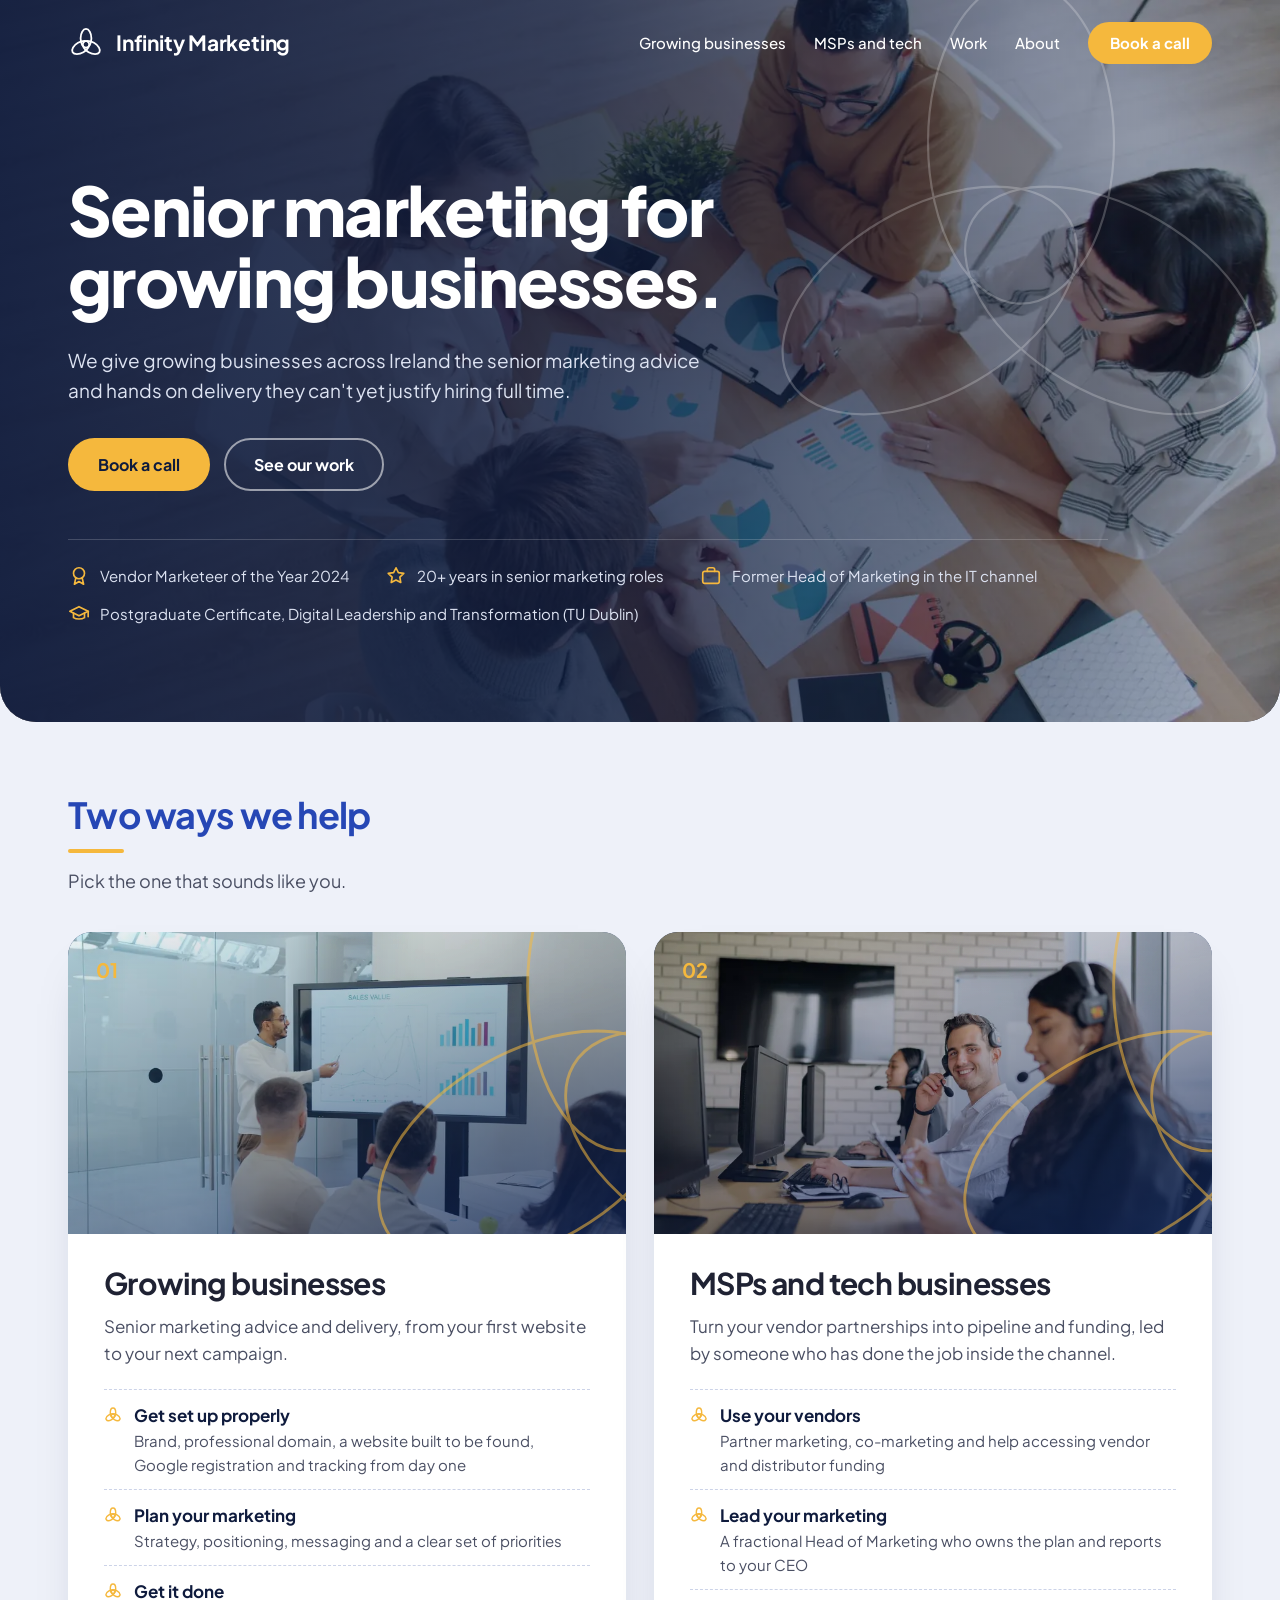
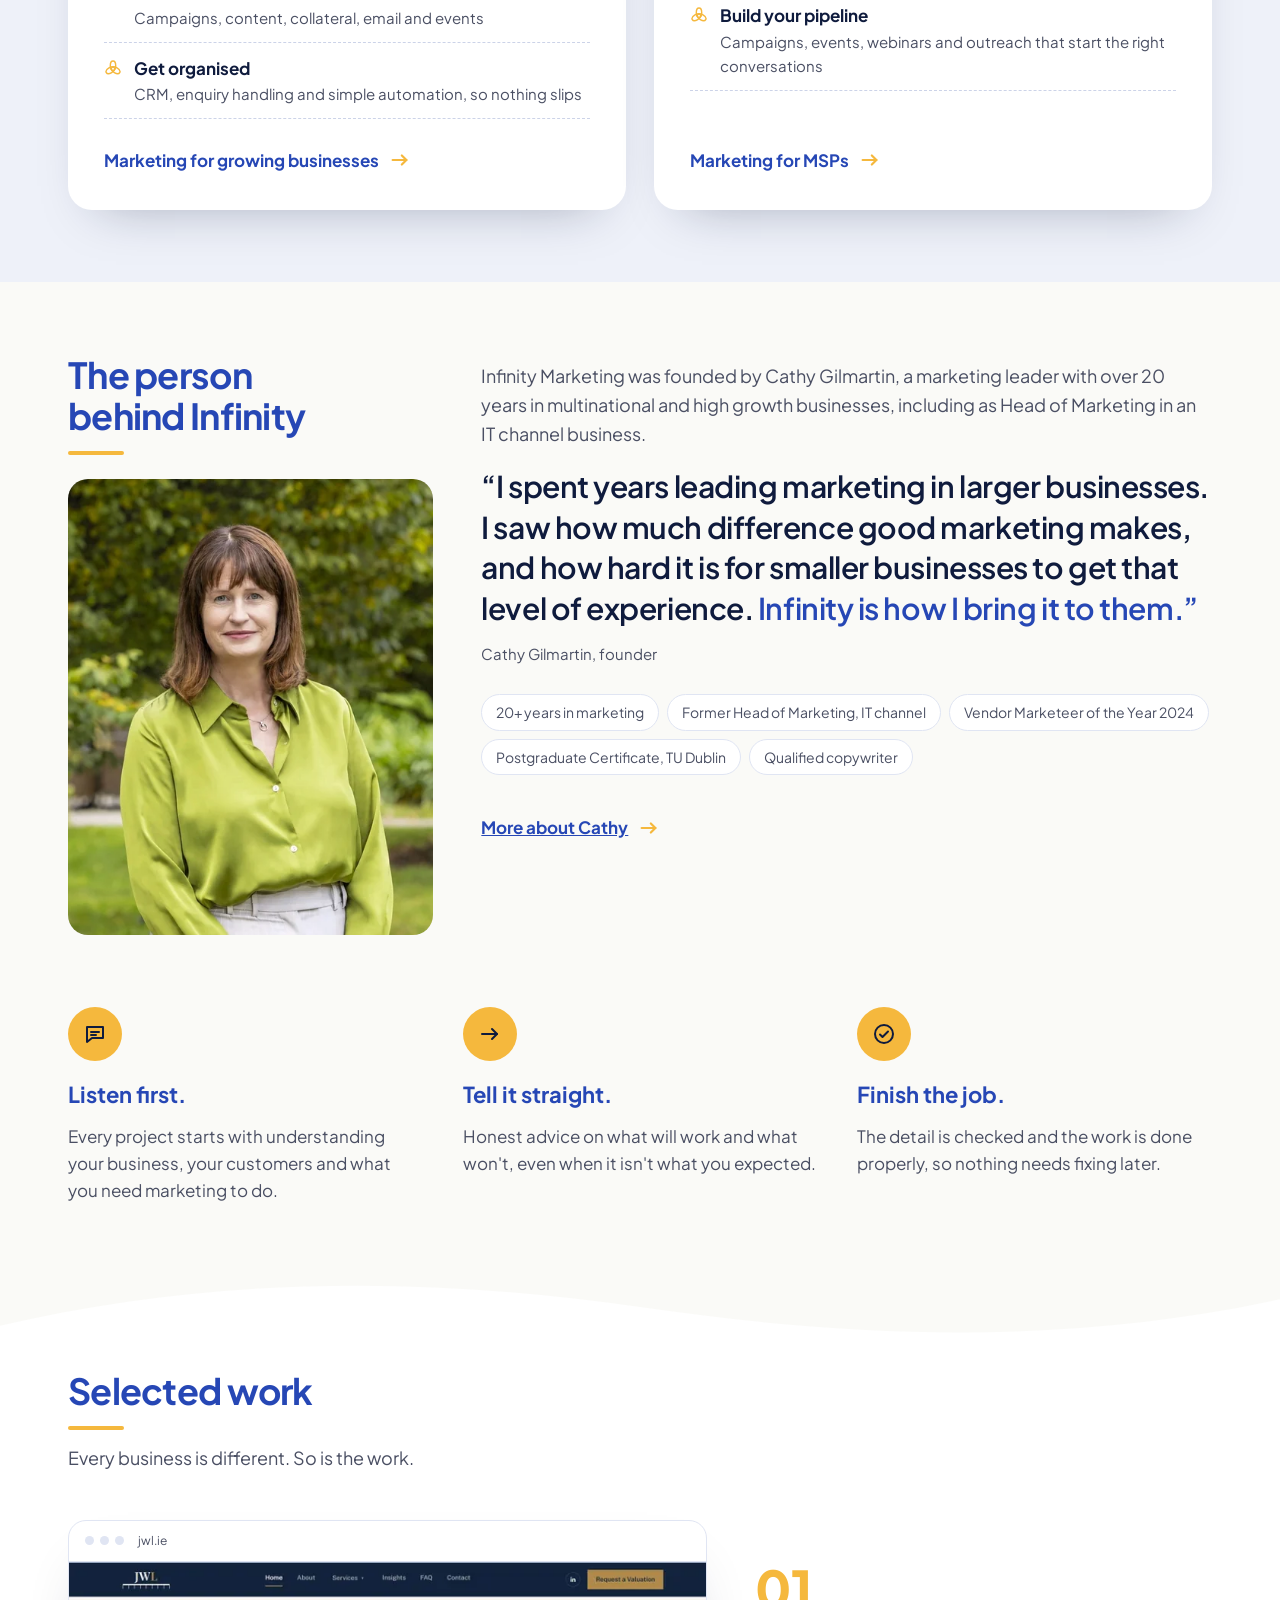
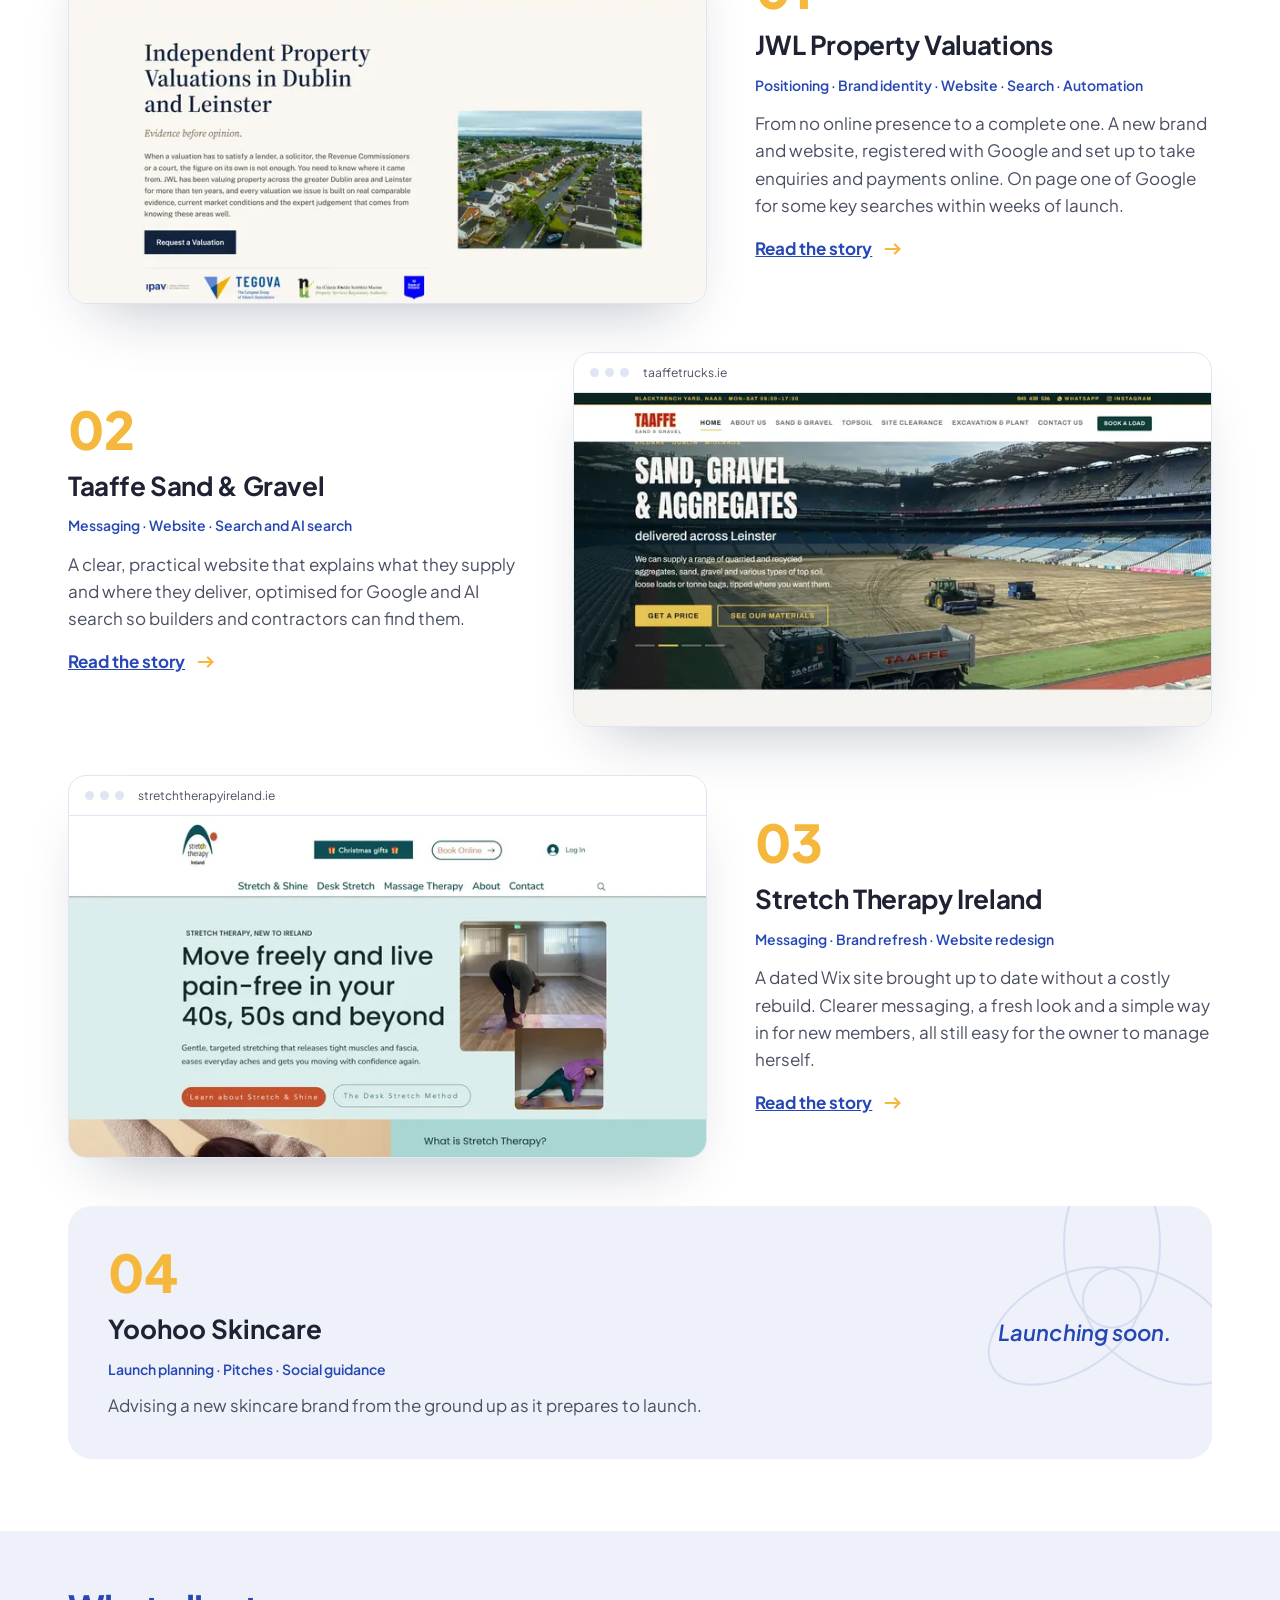
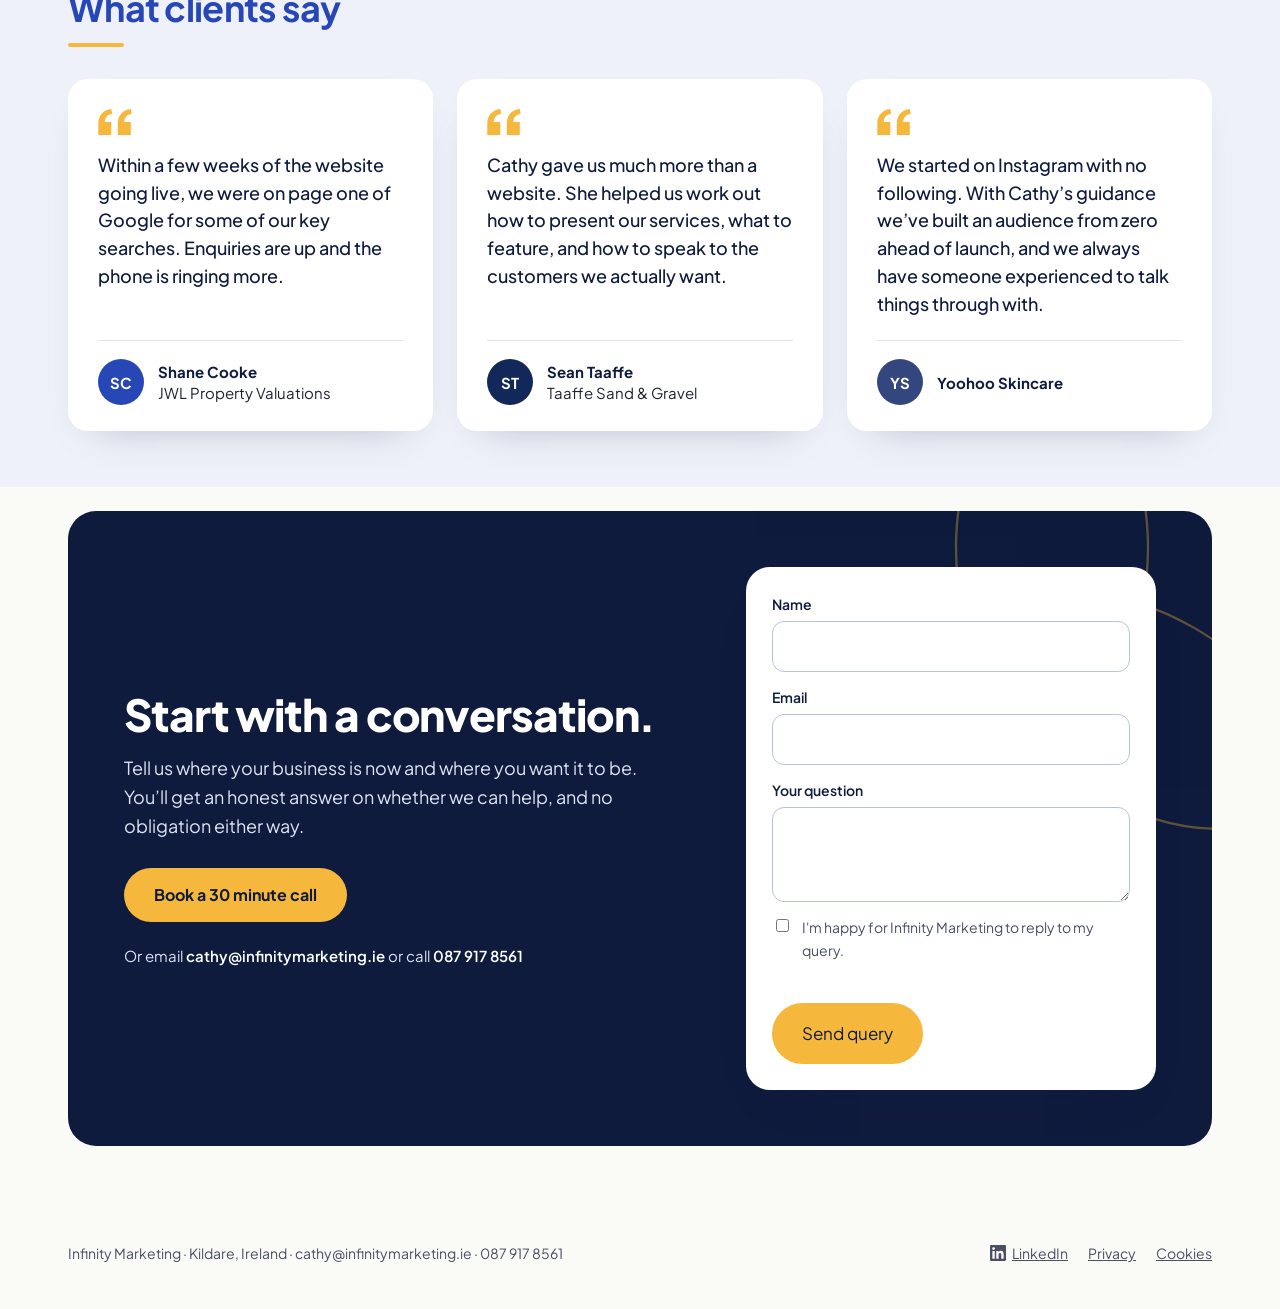
<file: index.html>
<!doctype html>
<html lang="en-IE">
<head>
<meta charset="utf-8">
<meta name="viewport" content="width=device-width, initial-scale=1, viewport-fit=cover">
<title>Marketing Consultant Kildare | Infinity Marketing</title>
<meta name="description" content="Senior marketing advice and delivery for growing Irish businesses and MSPs. Strategy, websites, campaigns and partner marketing, done properly.">
<link rel="preconnect" href="https://fonts.googleapis.com"><link rel="stylesheet" href="https://fonts.googleapis.com/css2?family=Plus+Jakarta+Sans:ital,wght@0,400;0,500;0,600;0,700;0,800;1,500;1,600&display=swap">
<link rel="stylesheet" href="site.css">
<link rel="icon" href="favicon.svg" type="image/svg+xml">
<link rel="canonical" href="https://www.infinitymarketing.ie/">
</head>
<body>
<div class="hero t-home">
<img class="hero-img" src="img/hero-home-1600.webp" srcset="img/hero-home-800.webp 800w, img/hero-home-1600.webp 1600w" sizes="100vw" decoding="async" fetchpriority="high" alt="">
<div class="hero-wash"></div>
<svg class="hero-loops" viewBox="0 0 100 100" aria-hidden="true"><g class="drift" fill="none" stroke="#FFFFFF" stroke-width="0.35"><ellipse cx="50" cy="37" rx="15" ry="26"></ellipse><ellipse cx="50" cy="37" rx="15" ry="26" transform="rotate(120 50 54)"></ellipse><ellipse cx="50" cy="37" rx="15" ry="26" transform="rotate(240 50 54)"></ellipse></g></svg>
<header class="wrap site-header">
<a class="brand" href="index.html"><svg width="36" height="36" viewBox="0 0 100 100" aria-hidden="true"><g fill="none" stroke="#FFFFFF" stroke-width="5"><ellipse cx="50" cy="37" rx="15" ry="26"></ellipse><ellipse cx="50" cy="37" rx="15" ry="26" transform="rotate(120 50 54)"></ellipse><ellipse cx="50" cy="37" rx="15" ry="26" transform="rotate(240 50 54)"></ellipse></g></svg>Infinity Marketing</a>
<button class="menu-btn" type="button" id="menu-btn" aria-expanded="false" aria-controls="site-nav" aria-label="Open menu"><svg width="24" height="24" viewBox="0 0 24 24" fill="none" stroke="#FFFFFF" stroke-width="2" stroke-linecap="round" stroke-linejoin="round" aria-hidden="true"><path d="M4 7h16M4 12h16M4 17h16"></path></svg></button>
<nav class="nav" id="site-nav" aria-label="Main"><a href="growing-businesses.html">Growing businesses</a><a href="msp-marketing.html">MSPs and tech</a><a href="work.html">Work</a><a href="about.html">About</a><a class="btn btn-amber" href="contact.html">Book a call</a></nav>
</header>
<section class="wrap hero-inner">

<h1 class="up">Senior marketing for growing businesses.</h1>

<p class="lead up3">We give growing businesses across Ireland the senior marketing advice and hands on delivery they can't yet justify hiring full time.</p>
<div class="hero-actions up3"><a class="btn btn-amber" href="contact.html">Book a call</a><a class="btn btn-ghost" href="work.html">See our work</a></div>
<div class="proof up3"><span><svg width="22" height="22" viewBox="0 0 24 24" fill="none" stroke="#F5B83D" stroke-width="1.8" stroke-linecap="round" stroke-linejoin="round" aria-hidden="true"><circle cx="12" cy="9" r="6"></circle><path d="M8.5 14l-1.5 7 5-3 5 3-1.5-7"></path></svg>Vendor Marketeer of the Year 2024</span><span><svg width="22" height="22" viewBox="0 0 24 24" fill="none" stroke="#F5B83D" stroke-width="1.8" stroke-linecap="round" stroke-linejoin="round" aria-hidden="true"><path d="M12 3l2.6 5.3 5.9.9-4.3 4.1 1 5.8L12 16.4 6.8 19.1l1-5.8L3.5 9.2l5.9-.9z"></path></svg>20+ years in senior marketing roles</span><span><svg width="22" height="22" viewBox="0 0 24 24" fill="none" stroke="#F5B83D" stroke-width="1.8" stroke-linecap="round" stroke-linejoin="round" aria-hidden="true"><rect x="3" y="7" width="18" height="13" rx="2"></rect><path d="M8 7V5a2 2 0 0 1 2-2h4a2 2 0 0 1 2 2v2"></path></svg>Former Head of Marketing in the IT channel</span><span><svg width="22" height="22" viewBox="0 0 24 24" fill="none" stroke="#F5B83D" stroke-width="1.8" stroke-linecap="round" stroke-linejoin="round" aria-hidden="true"><path d="M2 9l10-5 10 5-10 5z"></path><path d="M6 11v5c3 2 9 2 12 0v-5"></path><path d="M22 9v6"></path></svg>Postgraduate Certificate, Digital Leadership and Transformation (TU Dublin)</span></div>
</section>
</div>
<section class="band stone" style="margin-top: -36px; padding-top: 108px">
<div class="wrap">
<h2 class="h2">Two ways we help</h2>
<p class="intro">Pick the one that sounds like you.</p>
<div class="vcards">
<a class="vcard" href="growing-businesses.html">
<div class="vcard-photo"><span class="vcard-num">01</span><img src="img/route-growing-900.webp" srcset="img/route-growing-480.webp 480w, img/route-growing-900.webp 900w" sizes="(max-width: 900px) 100vw, 600px" decoding="async" loading="lazy" alt="A presenter taking a team through a marketing plan"><div class="wash"></div><svg class="" viewBox="0 0 100 100" aria-hidden="true"><g class="drift" fill="none" stroke="#F5B83D" stroke-width="0.45"><ellipse cx="50" cy="37" rx="15" ry="26"></ellipse><ellipse cx="50" cy="37" rx="15" ry="26" transform="rotate(120 50 54)"></ellipse><ellipse cx="50" cy="37" rx="15" ry="26" transform="rotate(240 50 54)"></ellipse></g></svg></div>
<div class="vcard-body"><h3>Growing businesses</h3><p>Senior marketing advice and delivery, from your first website to your next campaign.</p><ul class="pts"><li><svg width="18" height="18" viewBox="0 0 100 100" aria-hidden="true"><g fill="none" stroke="#F5B83D" stroke-width="8"><ellipse cx="50" cy="37" rx="15" ry="26"></ellipse><ellipse cx="50" cy="37" rx="15" ry="26" transform="rotate(120 50 54)"></ellipse><ellipse cx="50" cy="37" rx="15" ry="26" transform="rotate(240 50 54)"></ellipse></g></svg><span><strong>Get set up properly</strong><span>Brand, professional domain, a website built to be found, Google registration and tracking from day one</span></span></li><li><svg width="18" height="18" viewBox="0 0 100 100" aria-hidden="true"><g fill="none" stroke="#F5B83D" stroke-width="8"><ellipse cx="50" cy="37" rx="15" ry="26"></ellipse><ellipse cx="50" cy="37" rx="15" ry="26" transform="rotate(120 50 54)"></ellipse><ellipse cx="50" cy="37" rx="15" ry="26" transform="rotate(240 50 54)"></ellipse></g></svg><span><strong>Plan your marketing</strong><span>Strategy, positioning, messaging and a clear set of priorities</span></span></li><li><svg width="18" height="18" viewBox="0 0 100 100" aria-hidden="true"><g fill="none" stroke="#F5B83D" stroke-width="8"><ellipse cx="50" cy="37" rx="15" ry="26"></ellipse><ellipse cx="50" cy="37" rx="15" ry="26" transform="rotate(120 50 54)"></ellipse><ellipse cx="50" cy="37" rx="15" ry="26" transform="rotate(240 50 54)"></ellipse></g></svg><span><strong>Get it done</strong><span>Campaigns, content, collateral, email and events</span></span></li><li><svg width="18" height="18" viewBox="0 0 100 100" aria-hidden="true"><g fill="none" stroke="#F5B83D" stroke-width="8"><ellipse cx="50" cy="37" rx="15" ry="26"></ellipse><ellipse cx="50" cy="37" rx="15" ry="26" transform="rotate(120 50 54)"></ellipse><ellipse cx="50" cy="37" rx="15" ry="26" transform="rotate(240 50 54)"></ellipse></g></svg><span><strong>Get organised</strong><span>CRM, enquiry handling and simple automation, so nothing slips</span></span></li></ul><span class="more">Marketing for growing businesses<svg width="22" height="22" viewBox="0 0 24 24" fill="none" stroke="#F5B83D" stroke-width="2.4" stroke-linecap="round" stroke-linejoin="round" aria-hidden="true"><path d="M4 12h15"></path><path d="M14 7l5 5-5 5"></path></svg></span></div>
</a>
<a class="vcard" href="msp-marketing.html">
<div class="vcard-photo"><span class="vcard-num">02</span><img src="img/route-msp-900.webp" srcset="img/route-msp-480.webp 480w, img/route-msp-900.webp 900w" sizes="(max-width: 900px) 100vw, 600px" decoding="async" loading="lazy" alt="A tech team at work at their desks"><div class="wash"></div><svg class="" viewBox="0 0 100 100" aria-hidden="true"><g class="drift" fill="none" stroke="#F5B83D" stroke-width="0.45"><ellipse cx="50" cy="37" rx="15" ry="26"></ellipse><ellipse cx="50" cy="37" rx="15" ry="26" transform="rotate(120 50 54)"></ellipse><ellipse cx="50" cy="37" rx="15" ry="26" transform="rotate(240 50 54)"></ellipse></g></svg></div>
<div class="vcard-body"><h3>MSPs and tech businesses</h3><p>Turn your vendor partnerships into pipeline and funding, led by someone who has done the job inside the channel.</p><ul class="pts"><li><svg width="18" height="18" viewBox="0 0 100 100" aria-hidden="true"><g fill="none" stroke="#F5B83D" stroke-width="8"><ellipse cx="50" cy="37" rx="15" ry="26"></ellipse><ellipse cx="50" cy="37" rx="15" ry="26" transform="rotate(120 50 54)"></ellipse><ellipse cx="50" cy="37" rx="15" ry="26" transform="rotate(240 50 54)"></ellipse></g></svg><span><strong>Use your vendors</strong><span>Partner marketing, co-marketing and help accessing vendor and distributor funding</span></span></li><li><svg width="18" height="18" viewBox="0 0 100 100" aria-hidden="true"><g fill="none" stroke="#F5B83D" stroke-width="8"><ellipse cx="50" cy="37" rx="15" ry="26"></ellipse><ellipse cx="50" cy="37" rx="15" ry="26" transform="rotate(120 50 54)"></ellipse><ellipse cx="50" cy="37" rx="15" ry="26" transform="rotate(240 50 54)"></ellipse></g></svg><span><strong>Lead your marketing</strong><span>A fractional Head of Marketing who owns the plan and reports to your CEO</span></span></li><li><svg width="18" height="18" viewBox="0 0 100 100" aria-hidden="true"><g fill="none" stroke="#F5B83D" stroke-width="8"><ellipse cx="50" cy="37" rx="15" ry="26"></ellipse><ellipse cx="50" cy="37" rx="15" ry="26" transform="rotate(120 50 54)"></ellipse><ellipse cx="50" cy="37" rx="15" ry="26" transform="rotate(240 50 54)"></ellipse></g></svg><span><strong>Build your pipeline</strong><span>Campaigns, events, webinars and outreach that start the right conversations</span></span></li></ul><span class="more">Marketing for MSPs<svg width="22" height="22" viewBox="0 0 24 24" fill="none" stroke="#F5B83D" stroke-width="2.4" stroke-linecap="round" stroke-linejoin="round" aria-hidden="true"><path d="M4 12h15"></path><path d="M14 7l5 5-5 5"></path></svg></span></div>
</a>
</div>
</div>
</section>
<section class="band">
<div class="wrap why">
<div><h2 class="h2">The person behind Infinity</h2><img src="img/cathy-portrait-900.webp" srcset="img/cathy-portrait-480.webp 480w, img/cathy-portrait-900.webp 900w" sizes="(max-width: 900px) 100vw, 400px" decoding="async" loading="lazy" alt="Cathy Gilmartin, founder of Infinity Marketing"></div>
<div style="padding-top: 8px">
<p style="margin: 0; font-size: 18px; color: var(--muted)">Infinity Marketing was founded by Cathy Gilmartin, a marketing leader with over 20 years in multinational and high growth businesses, including as Head of Marketing in an IT channel business.</p>
<p class="quote-big">&#8220;I spent years leading marketing in larger businesses. I saw how much difference good marketing makes, and how hard it is for smaller businesses to get that level of experience. <em>Infinity is how I bring it to them.&#8221;</em></p>
<p style="margin: 14px 0 0; font-size: 15px; color: var(--muted)">Cathy Gilmartin, founder</p>
<ul class="creds"><li>20+ years in marketing</li><li>Former Head of Marketing, IT channel</li><li>Vendor Marketeer of the Year 2024</li><li>Postgraduate Certificate, TU Dublin</li><li>Qualified copywriter</li></ul>
<a class="more" style="padding-top: 22px" href="about.html">More about Cathy<svg width="22" height="22" viewBox="0 0 24 24" fill="none" stroke="#F5B83D" stroke-width="2.4" stroke-linecap="round" stroke-linejoin="round" aria-hidden="true"><path d="M4 12h15"></path><path d="M14 7l5 5-5 5"></path></svg></a>
</div>
</div>
<div class="wrap" style="margin-top: 72px"><div class="ways"><div><span class="badge"><svg width="24" height="24" viewBox="0 0 24 24" fill="none" stroke="#0F1B3D" stroke-width="2" stroke-linecap="round" stroke-linejoin="round" aria-hidden="true"><path d="M4 5h16v11H9l-5 4z"></path><path d="M8 10h8M8 13h5"></path></svg></span><h3>Listen first.</h3><p>Every project starts with understanding your business, your customers and what you need marketing to do.</p></div><div><span class="badge"><svg width="24" height="24" viewBox="0 0 24 24" fill="none" stroke="#0F1B3D" stroke-width="2" stroke-linecap="round" stroke-linejoin="round" aria-hidden="true"><path d="M4 12h15"></path><path d="M14 7l5 5-5 5"></path></svg></span><h3>Tell it straight.</h3><p>Honest advice on what will work and what won't, even when it isn't what you expected.</p></div><div><span class="badge"><svg width="24" height="24" viewBox="0 0 24 24" fill="none" stroke="#0F1B3D" stroke-width="2" stroke-linecap="round" stroke-linejoin="round" aria-hidden="true"><circle cx="12" cy="12" r="9"></circle><path d="M8 12.5l2.5 2.5L16 9.5"></path></svg></span><h3>Finish the job.</h3><p>The detail is checked and the work is done properly, so nothing needs fixing later.</p></div></div></div>
</section>
<div style="background: var(--page)"><svg class="wave" viewBox="0 0 1440 90" preserveAspectRatio="none" aria-hidden="true"><path d="M0,64 C240,0 480,0 720,40 C960,80 1200,90 1440,30 L1440,90 L0,90 Z" fill="#FFFFFF"></path></svg></div>
<section class="band white" style="padding-top: 24px">
<div class="wrap">
<h2 class="h2">Selected work</h2>
<p class="intro">Every business is different. So is the work.</p>
<div class="work-row"><figure class="shot"><div class="bar"><i></i><i></i><i></i><span style="margin-left: 8px">jwl.ie</span></div><img src="img/work-jwl-1400.webp" srcset="img/work-jwl-700.webp 700w, img/work-jwl-1400.webp 1400w" sizes="(max-width: 900px) 100vw, 700px" decoding="async" loading="lazy" alt="JWL Property Valuations homepage"></figure>
<div><div class="work-num">01</div><h3>JWL Property Valuations</h3><p class="tags">Positioning · Brand identity · Website · Search · Automation</p>
<p class="desc">From no online presence to a complete one. A new brand and website, registered with Google and set up to take enquiries and payments online. On page one of Google for some key searches within weeks of launch.</p>
<a class="more" style="padding-top: 16px" href="work.html#jwl">Read the story<svg width="22" height="22" viewBox="0 0 24 24" fill="none" stroke="#F5B83D" stroke-width="2.4" stroke-linecap="round" stroke-linejoin="round" aria-hidden="true"><path d="M4 12h15"></path><path d="M14 7l5 5-5 5"></path></svg></a></div></div>
<div class="work-row flip">
<div><div class="work-num">02</div><h3>Taaffe Sand &amp; Gravel</h3><p class="tags">Messaging · Website · Search and AI search</p>
<p class="desc">A clear, practical website that explains what they supply and where they deliver, optimised for Google and AI search so builders and contractors can find them.</p>
<a class="more" style="padding-top: 16px" href="work.html#taaffe">Read the story<svg width="22" height="22" viewBox="0 0 24 24" fill="none" stroke="#F5B83D" stroke-width="2.4" stroke-linecap="round" stroke-linejoin="round" aria-hidden="true"><path d="M4 12h15"></path><path d="M14 7l5 5-5 5"></path></svg></a></div>
<figure class="shot"><div class="bar"><i></i><i></i><i></i><span style="margin-left: 8px">taaffetrucks.ie</span></div><img src="img/work-taaffe-1400.webp" srcset="img/work-taaffe-700.webp 700w, img/work-taaffe-1400.webp 1400w" sizes="(max-width: 900px) 100vw, 700px" decoding="async" loading="lazy" alt="Taaffe Sand and Gravel homepage"></figure></div>
<div class="work-row"><figure class="shot"><div class="bar"><i></i><i></i><i></i><span style="margin-left: 8px">stretchtherapyireland.ie</span></div><img src="img/work-stretch-1400.webp" srcset="img/work-stretch-700.webp 700w, img/work-stretch-1400.webp 1400w" sizes="(max-width: 900px) 100vw, 700px" decoding="async" loading="lazy" alt="Stretch Therapy Ireland homepage"></figure>
<div><div class="work-num">03</div><h3>Stretch Therapy Ireland</h3><p class="tags">Messaging · Brand refresh · Website redesign</p>
<p class="desc">A dated Wix site brought up to date without a costly rebuild. Clearer messaging, a fresh look and a simple way in for new members, all still easy for the owner to manage herself.</p>
<a class="more" style="padding-top: 16px" href="work.html#stretch">Read the story<svg width="22" height="22" viewBox="0 0 24 24" fill="none" stroke="#F5B83D" stroke-width="2.4" stroke-linecap="round" stroke-linejoin="round" aria-hidden="true"><path d="M4 12h15"></path><path d="M14 7l5 5-5 5"></path></svg></a></div></div>
<div class="soon"><svg class="" style="position: absolute; right: -60px; top: -80px; width: 320px; height: 320px; opacity: 0.12" viewBox="0 0 100 100" aria-hidden="true"><g class="drift" fill="none" stroke="#2647B5" stroke-width="0.6"><ellipse cx="50" cy="37" rx="15" ry="26"></ellipse><ellipse cx="50" cy="37" rx="15" ry="26" transform="rotate(120 50 54)"></ellipse><ellipse cx="50" cy="37" rx="15" ry="26" transform="rotate(240 50 54)"></ellipse></g></svg><div><div class="work-num">04</div><h3 style="margin-top: 10px; font-size: 26px; font-weight: 700">Yoohoo Skincare</h3><p class="tags">Launch planning · Pitches · Social guidance</p><p class="desc" style="margin: 12px 0 0; color: var(--muted)">Advising a new skincare brand from the ground up as it prepares to launch.</p></div><em>Launching soon.</em></div>
</div>
</section>
<section class="band stone tight">
<div class="wrap">
<h2 class="h2">What clients say</h2>
<div class="tgrid"><figure class="tcard">
<svg width="34" height="26" viewBox="0 0 36 28" aria-hidden="true"><path d="M0 28V16C0 7 5 1 14 0l1 5c-5 1-8 4-8 9h7v14zm21 0V16c0-9 5-15 14-16l1 5c-5 1-8 4-8 9h7v14z" fill="#F5B83D"></path></svg>
<blockquote>Within a few weeks of the website going live, we were on page one of Google for some of our key searches. Enquiries are up and the phone is ringing more.</blockquote>
<figcaption><span class="avatar" style="background: #2647B5" aria-hidden="true">SC</span><span><strong>Shane Cooke</strong>JWL Property Valuations</span></figcaption>
</figure><figure class="tcard">
<svg width="34" height="26" viewBox="0 0 36 28" aria-hidden="true"><path d="M0 28V16C0 7 5 1 14 0l1 5c-5 1-8 4-8 9h7v14zm21 0V16c0-9 5-15 14-16l1 5c-5 1-8 4-8 9h7v14z" fill="#F5B83D"></path></svg>
<blockquote>Cathy gave us much more than a website. She helped us work out how to present our services, what to feature, and how to speak to the customers we actually want.</blockquote>
<figcaption><span class="avatar" style="background: #13285A" aria-hidden="true">ST</span><span><strong>Sean Taaffe</strong>Taaffe Sand &amp; Gravel</span></figcaption>
</figure><figure class="tcard">
<svg width="34" height="26" viewBox="0 0 36 28" aria-hidden="true"><path d="M0 28V16C0 7 5 1 14 0l1 5c-5 1-8 4-8 9h7v14zm21 0V16c0-9 5-15 14-16l1 5c-5 1-8 4-8 9h7v14z" fill="#F5B83D"></path></svg>
<blockquote>We started on Instagram with no following. With Cathy&#8217;s guidance we&#8217;ve built an audience from zero ahead of launch, and we always have someone experienced to talk things through with.</blockquote>
<figcaption><span class="avatar" style="background: #33467E" aria-hidden="true">YS</span><span><strong>Yoohoo Skincare</strong></span></figcaption>
</figure></div>
</div>
</section>
<section class="wrap" style="padding-block: 24px 64px">
<div class="cta">
<svg class="loops" viewBox="0 0 100 100" aria-hidden="true"><g class="drift" fill="none" stroke="#F5B83D" stroke-width="0.35"><ellipse cx="50" cy="37" rx="15" ry="26"></ellipse><ellipse cx="50" cy="37" rx="15" ry="26" transform="rotate(120 50 54)"></ellipse><ellipse cx="50" cy="37" rx="15" ry="26" transform="rotate(240 50 54)"></ellipse></g></svg>
<div class="cta-grid">
<div><h2>Start with a conversation.</h2><p>Tell us where your business is now and where you want it to be. You&#8217;ll get an honest answer on whether we can help, and no obligation either way.</p><a class="btn btn-amber" href="contact.html">Book a 30 minute call</a><p class="direct">Or email <b>cathy@infinitymarketing.ie</b> or call <b>087 917 8561</b></p></div>
<div>
<form class="form quick js-enquiry" novalidate>
<input type="hidden" name="_subject" value="Quick query from infinitymarketing.ie">
<input type="text" name="_honey" class="hp" tabindex="-1" autocomplete="off" aria-hidden="true">
<label for="q-name-x">Name<input id="q-name-x" name="name" type="text" required autocomplete="name"></label>
<label for="q-email-x">Email<input id="q-email-x" name="email" type="email" required autocomplete="email"></label>
<label for="q-msg-x">Your question<textarea id="q-msg-x" name="message" rows="3"></textarea></label>
<label class="consent" for="q-consent-x"><input id="q-consent-x" type="checkbox" required> <span>I'm happy for Infinity Marketing to reply to my query.</span></label>
<p class="form-error" hidden></p>
<button class="btn btn-amber" type="submit">Send query</button>
</form>
<p class="thanks" hidden>Thanks, your query is on its way to Cathy. You&#8217;ll hear back within one working day.</p>
</div>
</div>
</div>
</section>

<footer class="wrap site-footer">
<span>Infinity Marketing · Kildare, Ireland · cathy@infinitymarketing.ie · 087 917 8561</span>
<nav aria-label="Footer"><a class="li-link" href="https://www.linkedin.com/in/gilmartincathy/" target="_blank" rel="noopener" aria-label="Cathy Gilmartin on LinkedIn"><svg width="16" height="16" viewBox="0 0 24 24" fill="currentColor" aria-hidden="true"><path d="M20.45 20.45h-3.56v-5.57c0-1.33-.02-3.04-1.85-3.04-1.85 0-2.14 1.45-2.14 2.94v5.67H9.35V9h3.41v1.56h.05c.48-.9 1.64-1.85 3.37-1.85 3.6 0 4.27 2.37 4.27 5.46v6.28zM5.34 7.43a2.06 2.06 0 1 1 0-4.13 2.06 2.06 0 0 1 0 4.13zM7.12 20.45H3.56V9h3.56v11.45zM22.22 0H1.77C.79 0 0 .77 0 1.73v20.54C0 23.23.79 24 1.77 24h20.45c.98 0 1.78-.77 1.78-1.73V1.73C24 .77 23.2 0 22.22 0z"/></svg><span>LinkedIn</span></a><a href="privacy.html">Privacy</a><a href="privacy.html#cookies">Cookies</a></nav>
</footer>
<script>
(function () {
  var b = document.getElementById('menu-btn'), n = document.getElementById('site-nav');
  if (b && n) b.addEventListener('click', function () {
    var o = n.classList.toggle('open'); b.setAttribute('aria-expanded', o ? 'true' : 'false');
  });
  document.querySelectorAll('form.js-enquiry').forEach(function (f) {
    var t = f.parentNode.querySelector('.thanks'), err = f.querySelector('.form-error');
    f.addEventListener('submit', function (e) {
      e.preventDefault();
      if (!f.checkValidity()) { err.hidden = false; err.textContent = 'Please add your name, email and tick the consent box.'; return; }
      err.hidden = true;
      var done = function () { f.hidden = true; t.hidden = false; };
      var btn = f.querySelector('button'), label = btn.textContent; btn.disabled = true; btn.textContent = 'Sending';
      var data = {}; new FormData(f).forEach(function (v, k) { data[k] = v; });
      data._template = 'table'; data._captcha = 'false';
      fetch('https://formsubmit.co/ajax/cathy@infinitymarketing.ie', { method: 'POST', headers: { 'Content-Type': 'application/json', Accept: 'application/json' }, body: JSON.stringify(data) })
        .then(function (r) { if (!r.ok) throw 0; return r.json(); })
        .then(function (d) { if (d && (d.success === false || d.success === 'false')) throw 0; done(); })
        .catch(function () { btn.disabled = false; btn.textContent = label; err.hidden = false; err.textContent = 'Your message did not send. Please email cathy@infinitymarketing.ie or call 087 917 8561.'; });
    });
  });
})();
</script>

<script data-goatcounter="https://infinitymarketing.goatcounter.com/count" async src="//gc.zgo.at/count.js"></script>
</body>
</html>
</file>
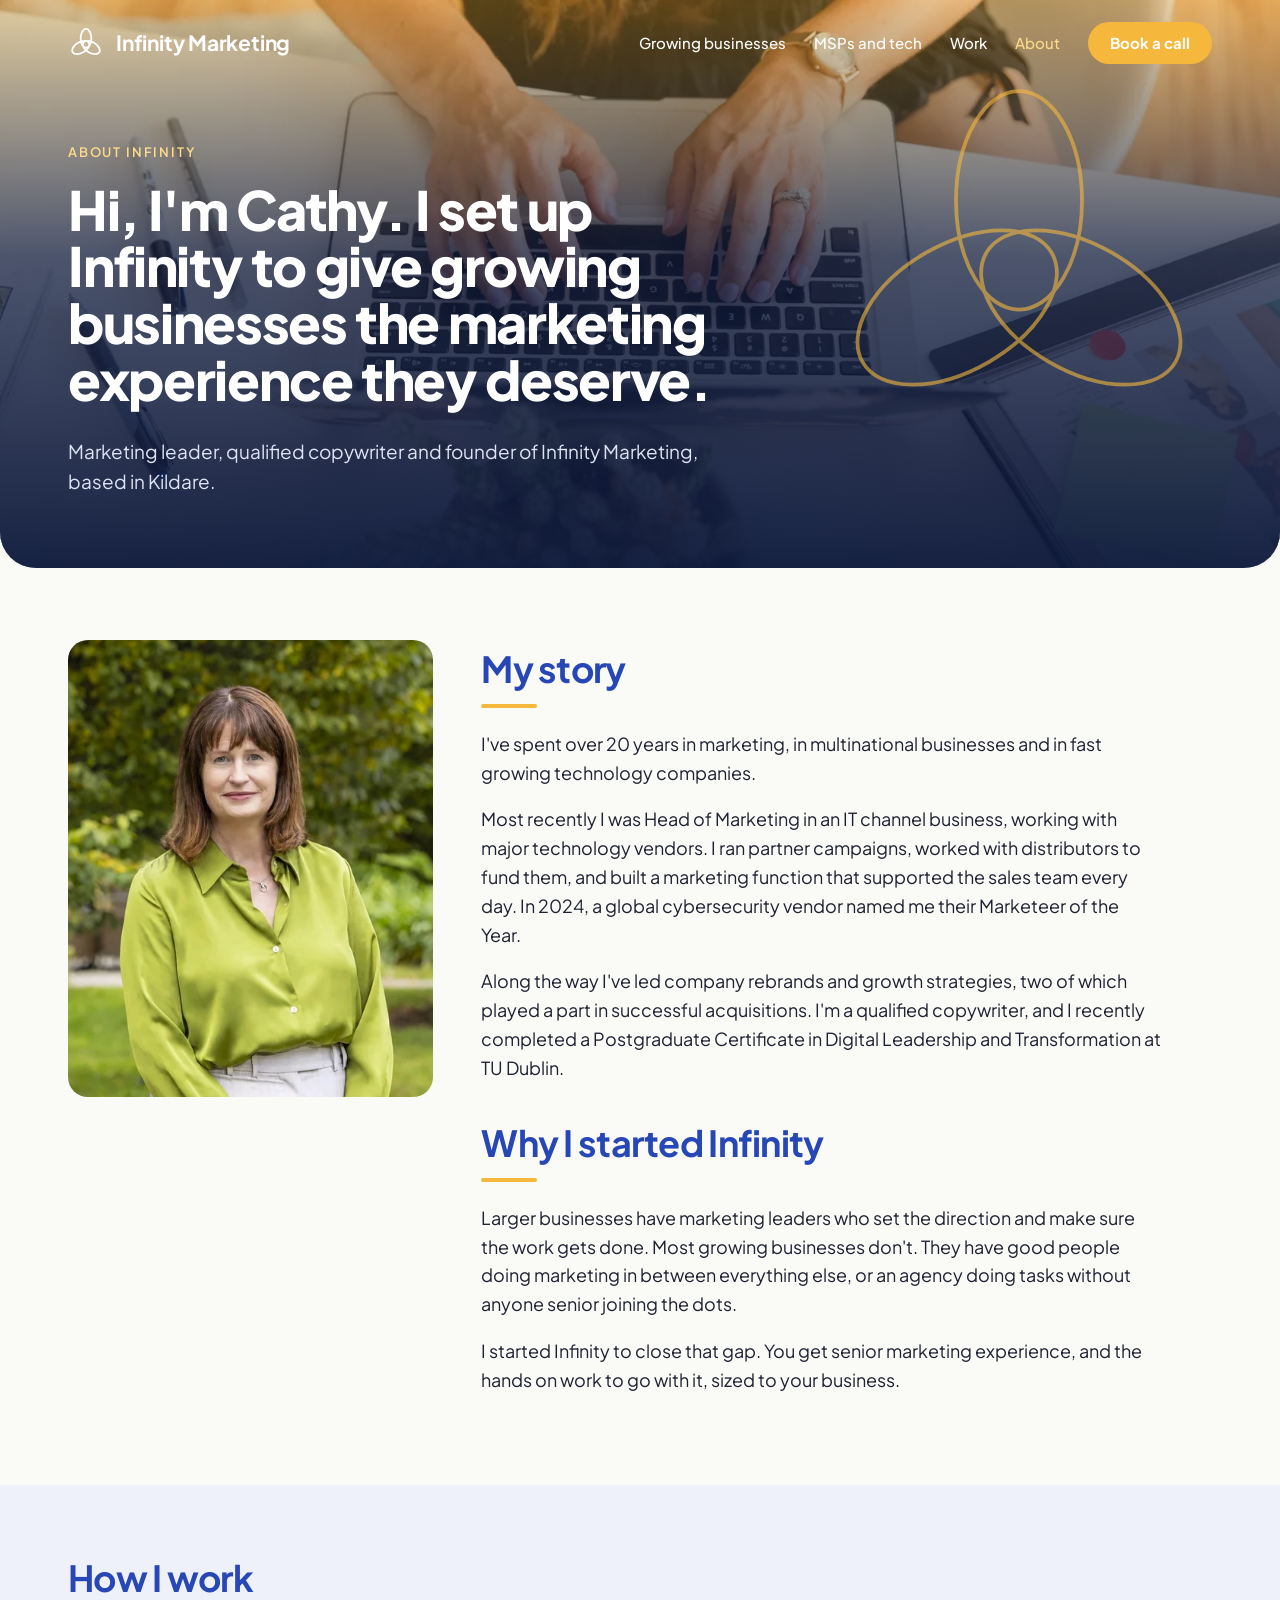
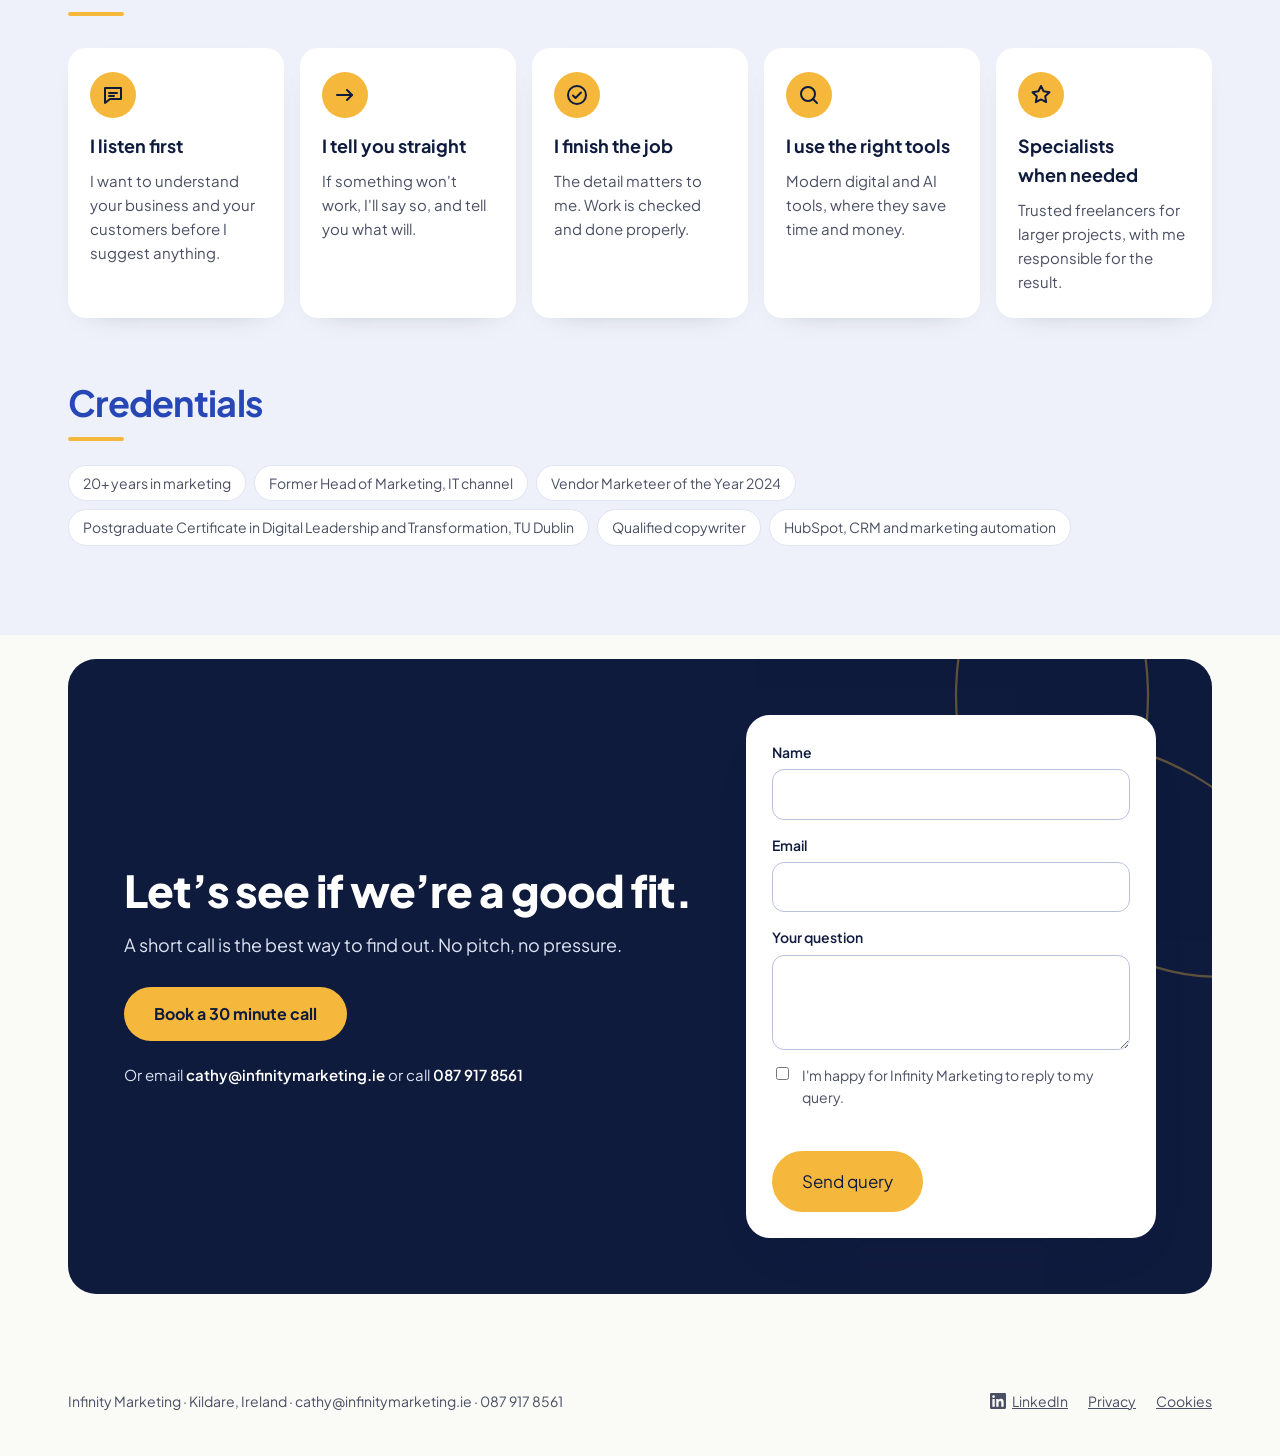
<file: about.html>
<!doctype html>
<html lang="en-IE">
<head>
<meta charset="utf-8">
<meta name="viewport" content="width=device-width, initial-scale=1, viewport-fit=cover">
<title>About Cathy Gilmartin | Infinity Marketing</title>
<meta name="description" content="Cathy Gilmartin is a marketing leader with over 20 years' experience and founder of Infinity Marketing.">
<link rel="preconnect" href="https://fonts.googleapis.com"><link rel="stylesheet" href="https://fonts.googleapis.com/css2?family=Plus+Jakarta+Sans:ital,wght@0,400;0,500;0,600;0,700;0,800;1,500;1,600&display=swap">
<link rel="stylesheet" href="site.css">
<link rel="icon" href="favicon.svg" type="image/svg+xml">
<link rel="canonical" href="https://www.infinitymarketing.ie/about.html">
</head>
<body>
<div class="hero small t-about">
<img class="hero-img" src="img/hero-about-1600.webp" srcset="img/hero-about-800.webp 800w, img/hero-about-1600.webp 1600w" sizes="100vw" decoding="async" fetchpriority="high" alt="">
<div class="hero-wash"></div>
<svg class="hero-loops" viewBox="0 0 100 100" aria-hidden="true"><g class="drift" fill="none" stroke="#F5B83D" stroke-width="0.9"><ellipse cx="50" cy="37" rx="15" ry="26"></ellipse><ellipse cx="50" cy="37" rx="15" ry="26" transform="rotate(120 50 54)"></ellipse><ellipse cx="50" cy="37" rx="15" ry="26" transform="rotate(240 50 54)"></ellipse></g></svg>
<header class="wrap site-header">
<a class="brand" href="index.html"><svg width="36" height="36" viewBox="0 0 100 100" aria-hidden="true"><g fill="none" stroke="#FFFFFF" stroke-width="5"><ellipse cx="50" cy="37" rx="15" ry="26"></ellipse><ellipse cx="50" cy="37" rx="15" ry="26" transform="rotate(120 50 54)"></ellipse><ellipse cx="50" cy="37" rx="15" ry="26" transform="rotate(240 50 54)"></ellipse></g></svg>Infinity Marketing</a>
<button class="menu-btn" type="button" id="menu-btn" aria-expanded="false" aria-controls="site-nav" aria-label="Open menu"><svg width="24" height="24" viewBox="0 0 24 24" fill="none" stroke="#FFFFFF" stroke-width="2" stroke-linecap="round" stroke-linejoin="round" aria-hidden="true"><path d="M4 7h16M4 12h16M4 17h16"></path></svg></button>
<nav class="nav" id="site-nav" aria-label="Main"><a href="growing-businesses.html">Growing businesses</a><a href="msp-marketing.html">MSPs and tech</a><a href="work.html">Work</a><a href="about.html" aria-current="page">About</a><a class="btn btn-amber" href="contact.html">Book a call</a></nav>
</header>
<section class="wrap hero-inner">
<p class="eyebrow up">About Infinity</p>
<h1 class="up">Hi, I'm Cathy. I set up Infinity to give growing businesses the marketing experience they deserve.</h1>

<p class="lead up3">Marketing leader, qualified copywriter and founder of Infinity Marketing, based in Kildare.</p>


</section>
</div>
<section class="band" style="padding-top: 72px">
<div class="wrap why">
<div><img src="img/cathy-portrait-900.webp" srcset="img/cathy-portrait-480.webp 480w, img/cathy-portrait-900.webp 900w" sizes="(max-width: 900px) 100vw, 400px" decoding="async" loading="lazy" alt="Cathy Gilmartin" style="margin-top: 0"></div>
<div class="prose">
<h2 class="h2">My story</h2>
<p style="margin-top: 22px">I've spent over 20 years in marketing, in multinational businesses and in fast growing technology companies.</p>
<p>Most recently I was Head of Marketing in an IT channel business, working with major technology vendors. I ran partner campaigns, worked with distributors to fund them, and built a marketing function that supported the sales team every day. In 2024, a global cybersecurity vendor named me their Marketeer of the Year.</p>
<p>Along the way I've led company rebrands and growth strategies, two of which played a part in successful acquisitions. I'm a qualified copywriter, and I recently completed a Postgraduate Certificate in Digital Leadership and Transformation at TU Dublin.</p>
<h2 class="h2" style="margin-top: 40px">Why I started Infinity</h2>
<p style="margin-top: 22px">Larger businesses have marketing leaders who set the direction and make sure the work gets done. Most growing businesses don't. They have good people doing marketing in between everything else, or an agency doing tasks without anyone senior joining the dots.</p>
<p>I started Infinity to close that gap. You get senior marketing experience, and the hands on work to go with it, sized to your business.</p>
</div>
</div>
</section>
<section class="band stone">
<div class="wrap">
<h2 class="h2">How I work</h2>
<div class="tiles">
<div class="tile"><span class="badge"><svg width="24" height="24" viewBox="0 0 24 24" fill="none" stroke="#0F1B3D" stroke-width="2" stroke-linecap="round" stroke-linejoin="round" aria-hidden="true"><path d="M4 5h16v11H9l-5 4z"></path><path d="M8 10h8M8 13h5"></path></svg></span><h3>I listen first</h3><p>I want to understand your business and your customers before I suggest anything.</p></div>
<div class="tile"><span class="badge"><svg width="24" height="24" viewBox="0 0 24 24" fill="none" stroke="#0F1B3D" stroke-width="2" stroke-linecap="round" stroke-linejoin="round" aria-hidden="true"><path d="M4 12h15"></path><path d="M14 7l5 5-5 5"></path></svg></span><h3>I tell you straight</h3><p>If something won't work, I'll say so, and tell you what will.</p></div>
<div class="tile"><span class="badge"><svg width="24" height="24" viewBox="0 0 24 24" fill="none" stroke="#0F1B3D" stroke-width="2" stroke-linecap="round" stroke-linejoin="round" aria-hidden="true"><circle cx="12" cy="12" r="9"></circle><path d="M8 12.5l2.5 2.5L16 9.5"></path></svg></span><h3>I finish the job</h3><p>The detail matters to me. Work is checked and done properly.</p></div>
<div class="tile"><span class="badge"><svg width="24" height="24" viewBox="0 0 24 24" fill="none" stroke="#0F1B3D" stroke-width="2" stroke-linecap="round" stroke-linejoin="round" aria-hidden="true"><circle cx="11" cy="11" r="7"></circle><path d="M20 20l-4-4"></path></svg></span><h3>I use the right tools</h3><p>Modern digital and AI tools, where they save time and money.</p></div>
<div class="tile"><span class="badge"><svg width="24" height="24" viewBox="0 0 24 24" fill="none" stroke="#0F1B3D" stroke-width="2" stroke-linecap="round" stroke-linejoin="round" aria-hidden="true"><path d="M12 3l2.6 5.3 5.9.9-4.3 4.1 1 5.8L12 16.4 6.8 19.1l1-5.8L3.5 9.2l5.9-.9z"></path></svg></span><h3>Specialists when needed</h3><p>Trusted freelancers for larger projects, with me responsible for the result.</p></div>
</div>
<h2 class="h2" style="margin-top: 64px">Credentials</h2>
<ul class="creds" style="margin-top: 24px"><li>20+ years in marketing</li><li>Former Head of Marketing, IT channel</li><li>Vendor Marketeer of the Year 2024</li><li>Postgraduate Certificate in Digital Leadership and Transformation, TU Dublin</li><li>Qualified copywriter</li><li>HubSpot, CRM and marketing automation</li></ul>
</div>
</section>
<section class="wrap" style="padding-block: 24px 64px">
<div class="cta">
<svg class="loops" viewBox="0 0 100 100" aria-hidden="true"><g class="drift" fill="none" stroke="#F5B83D" stroke-width="0.35"><ellipse cx="50" cy="37" rx="15" ry="26"></ellipse><ellipse cx="50" cy="37" rx="15" ry="26" transform="rotate(120 50 54)"></ellipse><ellipse cx="50" cy="37" rx="15" ry="26" transform="rotate(240 50 54)"></ellipse></g></svg>
<div class="cta-grid">
<div><h2>Let&#8217;s see if we&#8217;re a good fit.</h2><p>A short call is the best way to find out. No pitch, no pressure.</p><a class="btn btn-amber" href="contact.html">Book a 30 minute call</a><p class="direct">Or email <b>cathy@infinitymarketing.ie</b> or call <b>087 917 8561</b></p></div>
<div>
<form class="form quick js-enquiry" novalidate>
<input type="hidden" name="_subject" value="Quick query from infinitymarketing.ie">
<input type="text" name="_honey" class="hp" tabindex="-1" autocomplete="off" aria-hidden="true">
<label for="q-name-x">Name<input id="q-name-x" name="name" type="text" required autocomplete="name"></label>
<label for="q-email-x">Email<input id="q-email-x" name="email" type="email" required autocomplete="email"></label>
<label for="q-msg-x">Your question<textarea id="q-msg-x" name="message" rows="3"></textarea></label>
<label class="consent" for="q-consent-x"><input id="q-consent-x" type="checkbox" required> <span>I'm happy for Infinity Marketing to reply to my query.</span></label>
<p class="form-error" hidden></p>
<button class="btn btn-amber" type="submit">Send query</button>
</form>
<p class="thanks" hidden>Thanks, your query is on its way to Cathy. You&#8217;ll hear back within one working day.</p>
</div>
</div>
</div>
</section>

<footer class="wrap site-footer">
<span>Infinity Marketing · Kildare, Ireland · cathy@infinitymarketing.ie · 087 917 8561</span>
<nav aria-label="Footer"><a class="li-link" href="https://www.linkedin.com/in/gilmartincathy/" target="_blank" rel="noopener" aria-label="Cathy Gilmartin on LinkedIn"><svg width="16" height="16" viewBox="0 0 24 24" fill="currentColor" aria-hidden="true"><path d="M20.45 20.45h-3.56v-5.57c0-1.33-.02-3.04-1.85-3.04-1.85 0-2.14 1.45-2.14 2.94v5.67H9.35V9h3.41v1.56h.05c.48-.9 1.64-1.85 3.37-1.85 3.6 0 4.27 2.37 4.27 5.46v6.28zM5.34 7.43a2.06 2.06 0 1 1 0-4.13 2.06 2.06 0 0 1 0 4.13zM7.12 20.45H3.56V9h3.56v11.45zM22.22 0H1.77C.79 0 0 .77 0 1.73v20.54C0 23.23.79 24 1.77 24h20.45c.98 0 1.78-.77 1.78-1.73V1.73C24 .77 23.2 0 22.22 0z"/></svg><span>LinkedIn</span></a><a href="privacy.html">Privacy</a><a href="privacy.html#cookies">Cookies</a></nav>
</footer>
<script>
(function () {
  var b = document.getElementById('menu-btn'), n = document.getElementById('site-nav');
  if (b && n) b.addEventListener('click', function () {
    var o = n.classList.toggle('open'); b.setAttribute('aria-expanded', o ? 'true' : 'false');
  });
  document.querySelectorAll('form.js-enquiry').forEach(function (f) {
    var t = f.parentNode.querySelector('.thanks'), err = f.querySelector('.form-error');
    f.addEventListener('submit', function (e) {
      e.preventDefault();
      if (!f.checkValidity()) { err.hidden = false; err.textContent = 'Please add your name, email and tick the consent box.'; return; }
      err.hidden = true;
      var done = function () { f.hidden = true; t.hidden = false; };
      var btn = f.querySelector('button'), label = btn.textContent; btn.disabled = true; btn.textContent = 'Sending';
      var data = {}; new FormData(f).forEach(function (v, k) { data[k] = v; });
      data._template = 'table'; data._captcha = 'false';
      fetch('https://formsubmit.co/ajax/cathy@infinitymarketing.ie', { method: 'POST', headers: { 'Content-Type': 'application/json', Accept: 'application/json' }, body: JSON.stringify(data) })
        .then(function (r) { if (!r.ok) throw 0; return r.json(); })
        .then(function (d) { if (d && (d.success === false || d.success === 'false')) throw 0; done(); })
        .catch(function () { btn.disabled = false; btn.textContent = label; err.hidden = false; err.textContent = 'Your message did not send. Please email cathy@infinitymarketing.ie or call 087 917 8561.'; });
    });
  });
})();
</script>
<script data-goatcounter="https://infinitymarketing.goatcounter.com/count" async src="//gc.zgo.at/count.js"></script>
</body>
</html>
</file>
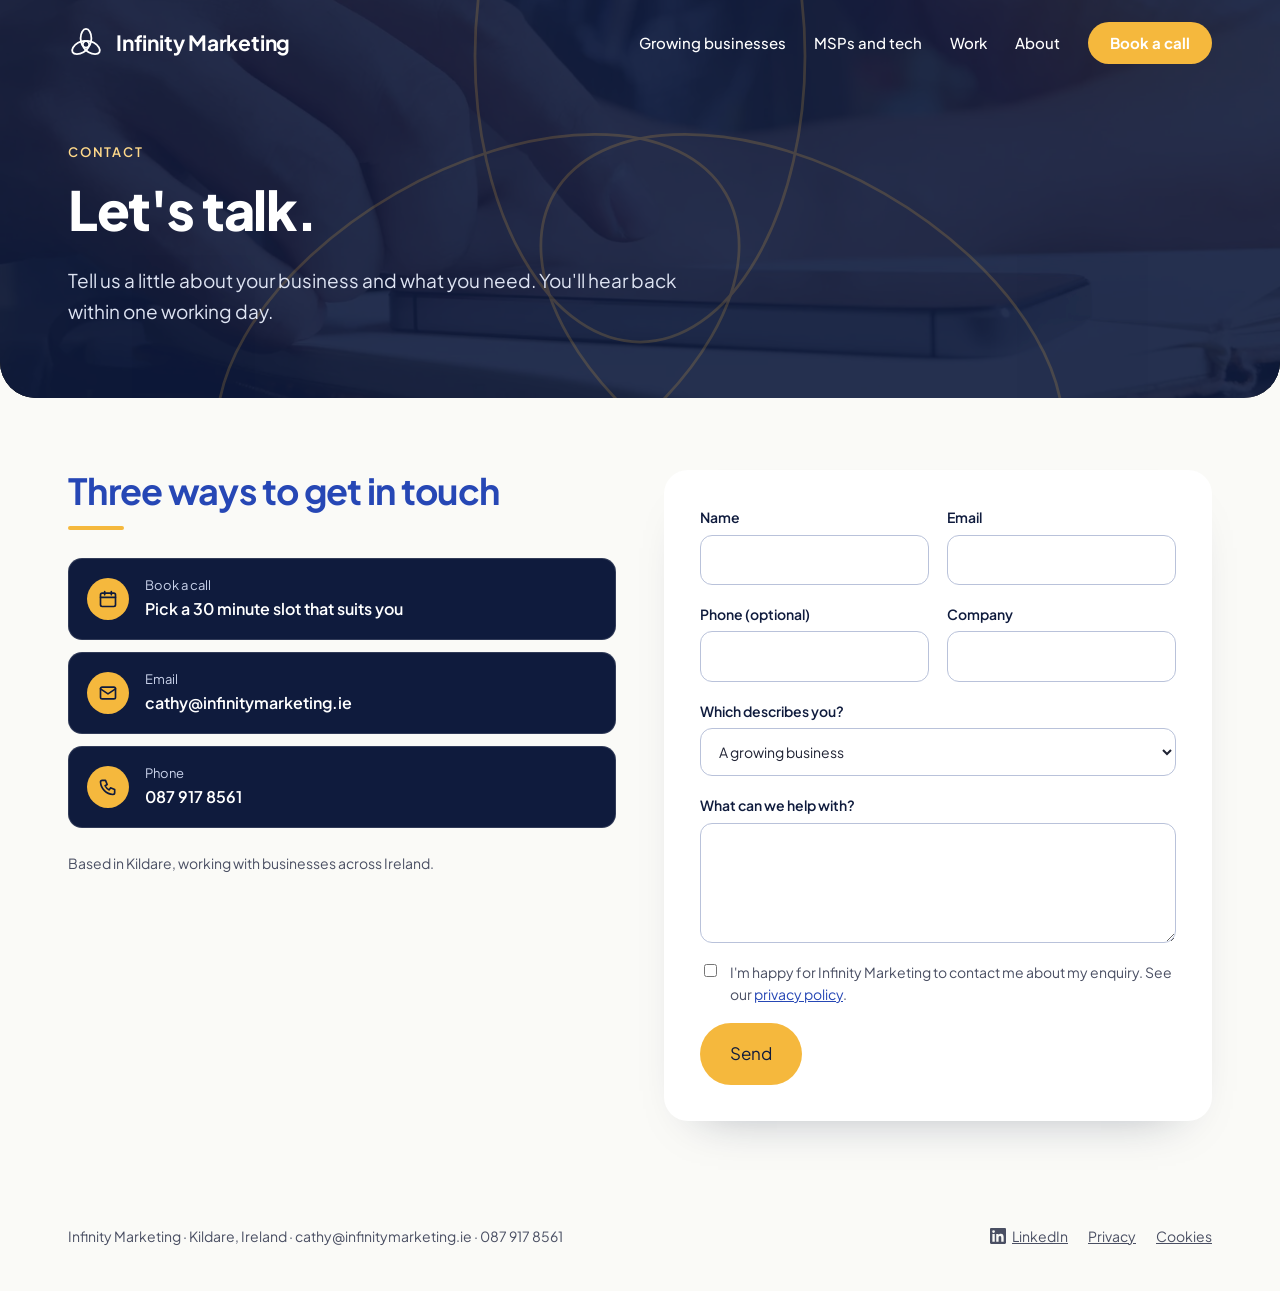
<file: contact.html>
<!doctype html>
<html lang="en-IE">
<head>
<meta charset="utf-8">
<meta name="viewport" content="width=device-width, initial-scale=1, viewport-fit=cover">
<title>Contact Infinity Marketing | Kildare, Ireland</title>
<meta name="description" content="Book a call or get in touch with Infinity Marketing, based in Kildare.">
<link rel="preconnect" href="https://fonts.googleapis.com"><link rel="stylesheet" href="https://fonts.googleapis.com/css2?family=Plus+Jakarta+Sans:ital,wght@0,400;0,500;0,600;0,700;0,800;1,500;1,600&display=swap">
<link rel="stylesheet" href="site.css">
<link rel="icon" href="favicon.svg" type="image/svg+xml">
<link rel="canonical" href="https://www.infinitymarketing.ie/contact.html">
</head>
<body>
<div class="hero small t-contact">
<img class="hero-img" src="img/hero-contact-1600.webp" srcset="img/hero-contact-800.webp 800w, img/hero-contact-1600.webp 1600w" sizes="100vw" decoding="async" fetchpriority="high" alt="">
<div class="hero-wash"></div>
<svg class="hero-loops" viewBox="0 0 100 100" aria-hidden="true"><g class="drift" fill="none" stroke="#F5B83D" stroke-width="0.25"><ellipse cx="50" cy="37" rx="15" ry="26"></ellipse><ellipse cx="50" cy="37" rx="15" ry="26" transform="rotate(120 50 54)"></ellipse><ellipse cx="50" cy="37" rx="15" ry="26" transform="rotate(240 50 54)"></ellipse></g></svg>
<header class="wrap site-header">
<a class="brand" href="index.html"><svg width="36" height="36" viewBox="0 0 100 100" aria-hidden="true"><g fill="none" stroke="#FFFFFF" stroke-width="5"><ellipse cx="50" cy="37" rx="15" ry="26"></ellipse><ellipse cx="50" cy="37" rx="15" ry="26" transform="rotate(120 50 54)"></ellipse><ellipse cx="50" cy="37" rx="15" ry="26" transform="rotate(240 50 54)"></ellipse></g></svg>Infinity Marketing</a>
<button class="menu-btn" type="button" id="menu-btn" aria-expanded="false" aria-controls="site-nav" aria-label="Open menu"><svg width="24" height="24" viewBox="0 0 24 24" fill="none" stroke="#FFFFFF" stroke-width="2" stroke-linecap="round" stroke-linejoin="round" aria-hidden="true"><path d="M4 7h16M4 12h16M4 17h16"></path></svg></button>
<nav class="nav" id="site-nav" aria-label="Main"><a href="growing-businesses.html">Growing businesses</a><a href="msp-marketing.html">MSPs and tech</a><a href="work.html">Work</a><a href="about.html">About</a><a class="btn btn-amber" href="contact.html">Book a call</a></nav>
</header>
<section class="wrap hero-inner">
<p class="eyebrow up">Contact</p>
<h1 class="up">Let's talk.</h1>

<p class="lead up3">Tell us a little about your business and what you need. You'll hear back within one working day.</p>


</section>
</div>
<section class="band" style="padding-top: 72px">
<div class="wrap two">
<div>
<h2 class="h2">Three ways to get in touch</h2>
<div class="contact-opts" style="margin-top: 28px">
<a class="copt" style="background: var(--ink)" href="#enquiry"><span class="ic"><svg width="20" height="20" viewBox="0 0 24 24" fill="none" stroke="#0F1B3D" stroke-width="2" stroke-linecap="round" stroke-linejoin="round" aria-hidden="true"><rect x="3" y="5" width="18" height="16" rx="2"></rect><path d="M3 10h18M8 3v4M16 3v4"></path></svg></span><span><small>Book a call</small><b>Pick a 30 minute slot that suits you</b></span></a>
<div class="copt" style="background: var(--ink)"><span class="ic"><svg width="20" height="20" viewBox="0 0 24 24" fill="none" stroke="#0F1B3D" stroke-width="2" stroke-linecap="round" stroke-linejoin="round" aria-hidden="true"><rect x="3" y="5" width="18" height="14" rx="2"></rect><path d="M3 7l9 6 9-6"></path></svg></span><span><small>Email</small><b>cathy@infinitymarketing.ie</b></span></div>
<div class="copt" style="background: var(--ink)"><span class="ic"><svg width="20" height="20" viewBox="0 0 24 24" fill="none" stroke="#0F1B3D" stroke-width="2" stroke-linecap="round" stroke-linejoin="round" aria-hidden="true"><path d="M5 4h4l2 5-2.5 1.5a11 11 0 0 0 5 5L15 13l5 2v4a2 2 0 0 1-2 2A16 16 0 0 1 3 6a2 2 0 0 1 2-2"></path></svg></span><span><small>Phone</small><b>087 917 8561</b></span></div>
</div>
<p class="note" style="margin-top: 24px">Based in Kildare, working with businesses across Ireland.</p>
</div>
<div>
<form class="form js-enquiry" id="enquiry" novalidate>
<input type="hidden" name="_subject" value="New enquiry from infinitymarketing.ie">
<input type="text" name="_honey" class="hp" tabindex="-1" autocomplete="off" aria-hidden="true">
<div class="row"><label for="f-name">Name<input id="f-name" name="name" type="text" required autocomplete="name"></label>
<label for="f-email">Email<input id="f-email" name="email" type="email" required autocomplete="email"></label></div>
<div class="row"><label for="f-phone">Phone (optional)<input id="f-phone" name="phone" type="tel" autocomplete="tel"></label>
<label for="f-company">Company<input id="f-company" name="company" type="text" autocomplete="organization"></label></div>
<label for="f-type">Which describes you?<select id="f-type" name="type"><option>A growing business</option><option>An MSP or tech business</option><option>Something else</option></select></label>
<label for="f-msg">What can we help with?<textarea id="f-msg" name="message"></textarea></label>
<label class="consent" for="f-consent"><input id="f-consent" type="checkbox" required> <span>I'm happy for Infinity Marketing to contact me about my enquiry. See our <a href="privacy.html">privacy policy</a>.</span></label>
<p class="form-error" hidden></p>
<button class="btn btn-amber" type="submit">Send</button>
</form>
<p class="thanks" hidden>Thanks, your message is on its way to Cathy. You&#8217;ll hear back within one working day.</p>
</div>
</div>
</section>

<footer class="wrap site-footer">
<span>Infinity Marketing · Kildare, Ireland · cathy@infinitymarketing.ie · 087 917 8561</span>
<nav aria-label="Footer"><a class="li-link" href="https://www.linkedin.com/in/gilmartincathy/" target="_blank" rel="noopener" aria-label="Cathy Gilmartin on LinkedIn"><svg width="16" height="16" viewBox="0 0 24 24" fill="currentColor" aria-hidden="true"><path d="M20.45 20.45h-3.56v-5.57c0-1.33-.02-3.04-1.85-3.04-1.85 0-2.14 1.45-2.14 2.94v5.67H9.35V9h3.41v1.56h.05c.48-.9 1.64-1.85 3.37-1.85 3.6 0 4.27 2.37 4.27 5.46v6.28zM5.34 7.43a2.06 2.06 0 1 1 0-4.13 2.06 2.06 0 0 1 0 4.13zM7.12 20.45H3.56V9h3.56v11.45zM22.22 0H1.77C.79 0 0 .77 0 1.73v20.54C0 23.23.79 24 1.77 24h20.45c.98 0 1.78-.77 1.78-1.73V1.73C24 .77 23.2 0 22.22 0z"/></svg><span>LinkedIn</span></a><a href="privacy.html">Privacy</a><a href="privacy.html#cookies">Cookies</a></nav>
</footer>
<script>
(function () {
  var b = document.getElementById('menu-btn'), n = document.getElementById('site-nav');
  if (b && n) b.addEventListener('click', function () {
    var o = n.classList.toggle('open'); b.setAttribute('aria-expanded', o ? 'true' : 'false');
  });
  document.querySelectorAll('form.js-enquiry').forEach(function (f) {
    var t = f.parentNode.querySelector('.thanks'), err = f.querySelector('.form-error');
    f.addEventListener('submit', function (e) {
      e.preventDefault();
      if (!f.checkValidity()) { err.hidden = false; err.textContent = 'Please add your name, email and tick the consent box.'; return; }
      err.hidden = true;
      var done = function () { f.hidden = true; t.hidden = false; };
      var btn = f.querySelector('button'), label = btn.textContent; btn.disabled = true; btn.textContent = 'Sending';
      var data = {}; new FormData(f).forEach(function (v, k) { data[k] = v; });
      data._template = 'table'; data._captcha = 'false';
      fetch('https://formsubmit.co/ajax/cathy@infinitymarketing.ie', { method: 'POST', headers: { 'Content-Type': 'application/json', Accept: 'application/json' }, body: JSON.stringify(data) })
        .then(function (r) { if (!r.ok) throw 0; return r.json(); })
        .then(function (d) { if (d && (d.success === false || d.success === 'false')) throw 0; done(); })
        .catch(function () { btn.disabled = false; btn.textContent = label; err.hidden = false; err.textContent = 'Your message did not send. Please email cathy@infinitymarketing.ie or call 087 917 8561.'; });
    });
  });
})();
</script>
<script data-goatcounter="https://infinitymarketing.goatcounter.com/count" async src="//gc.zgo.at/count.js"></script>
</body>
</html>
</file>
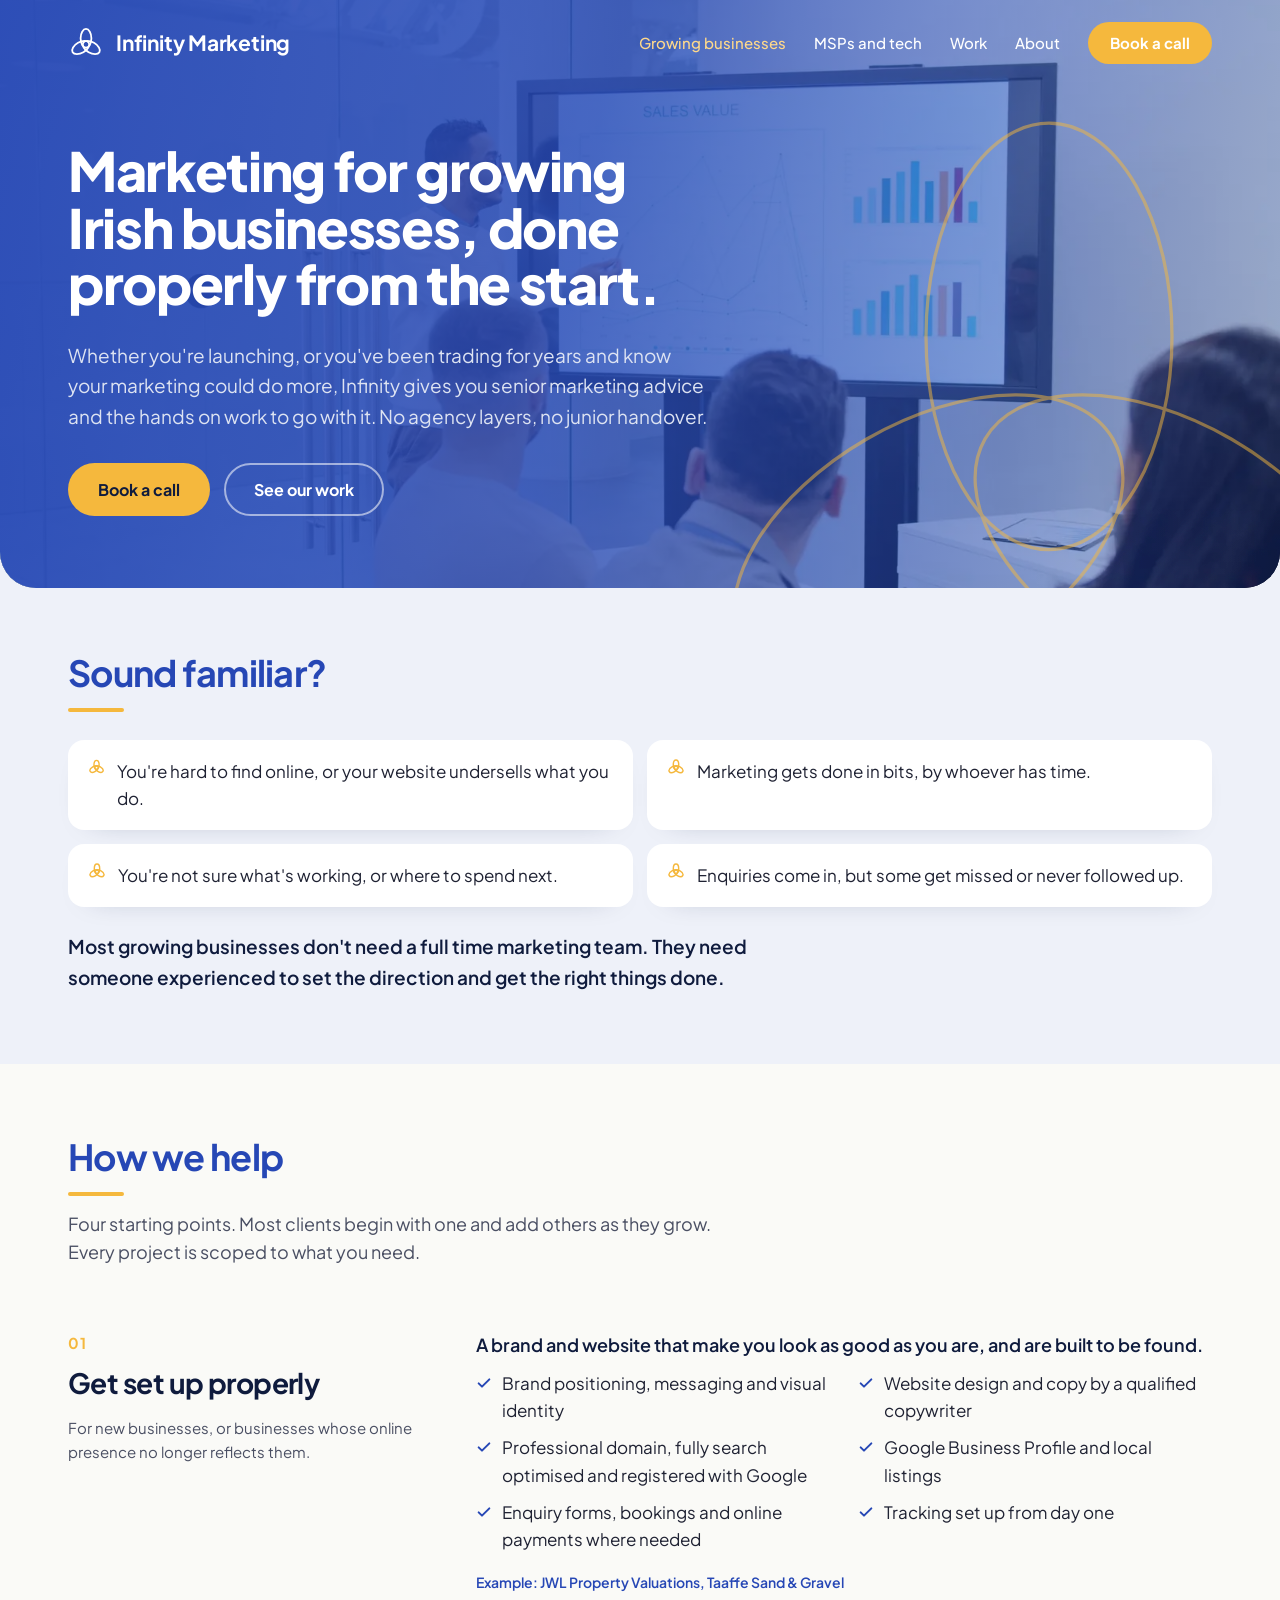
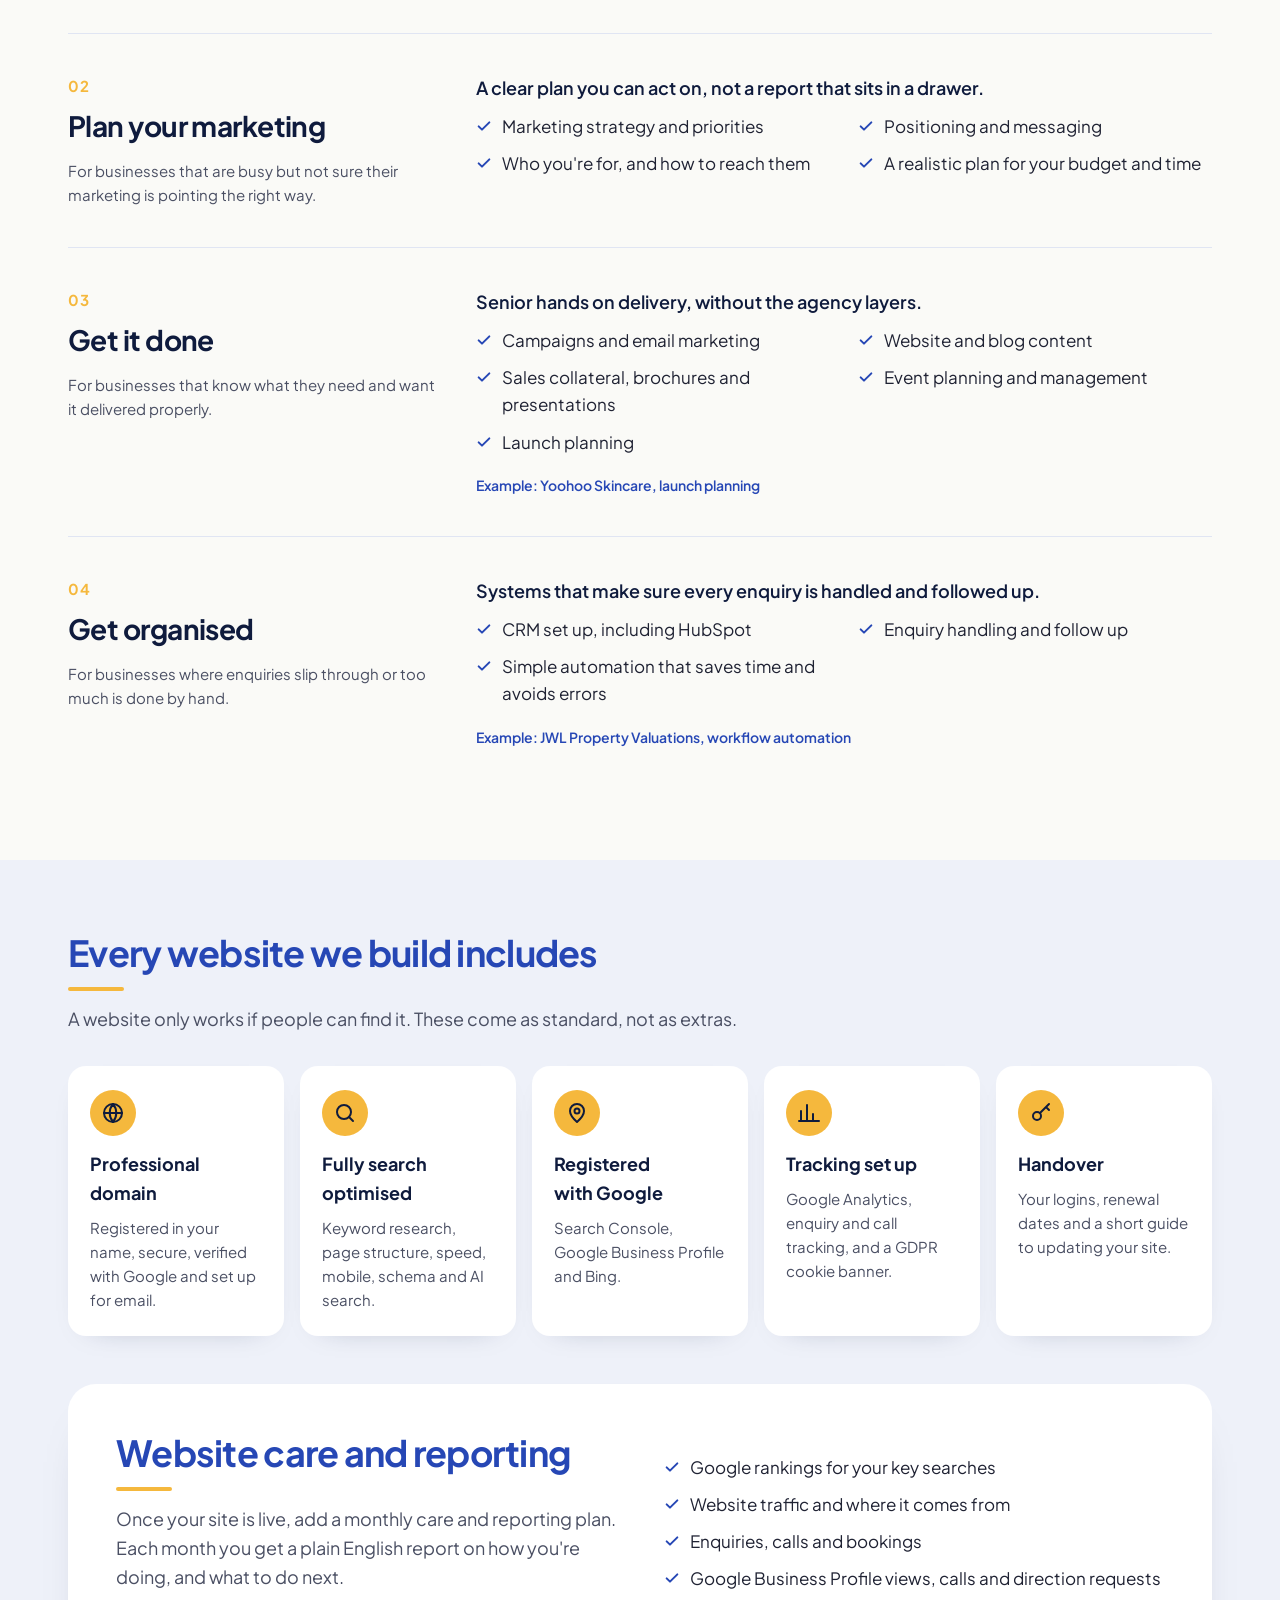
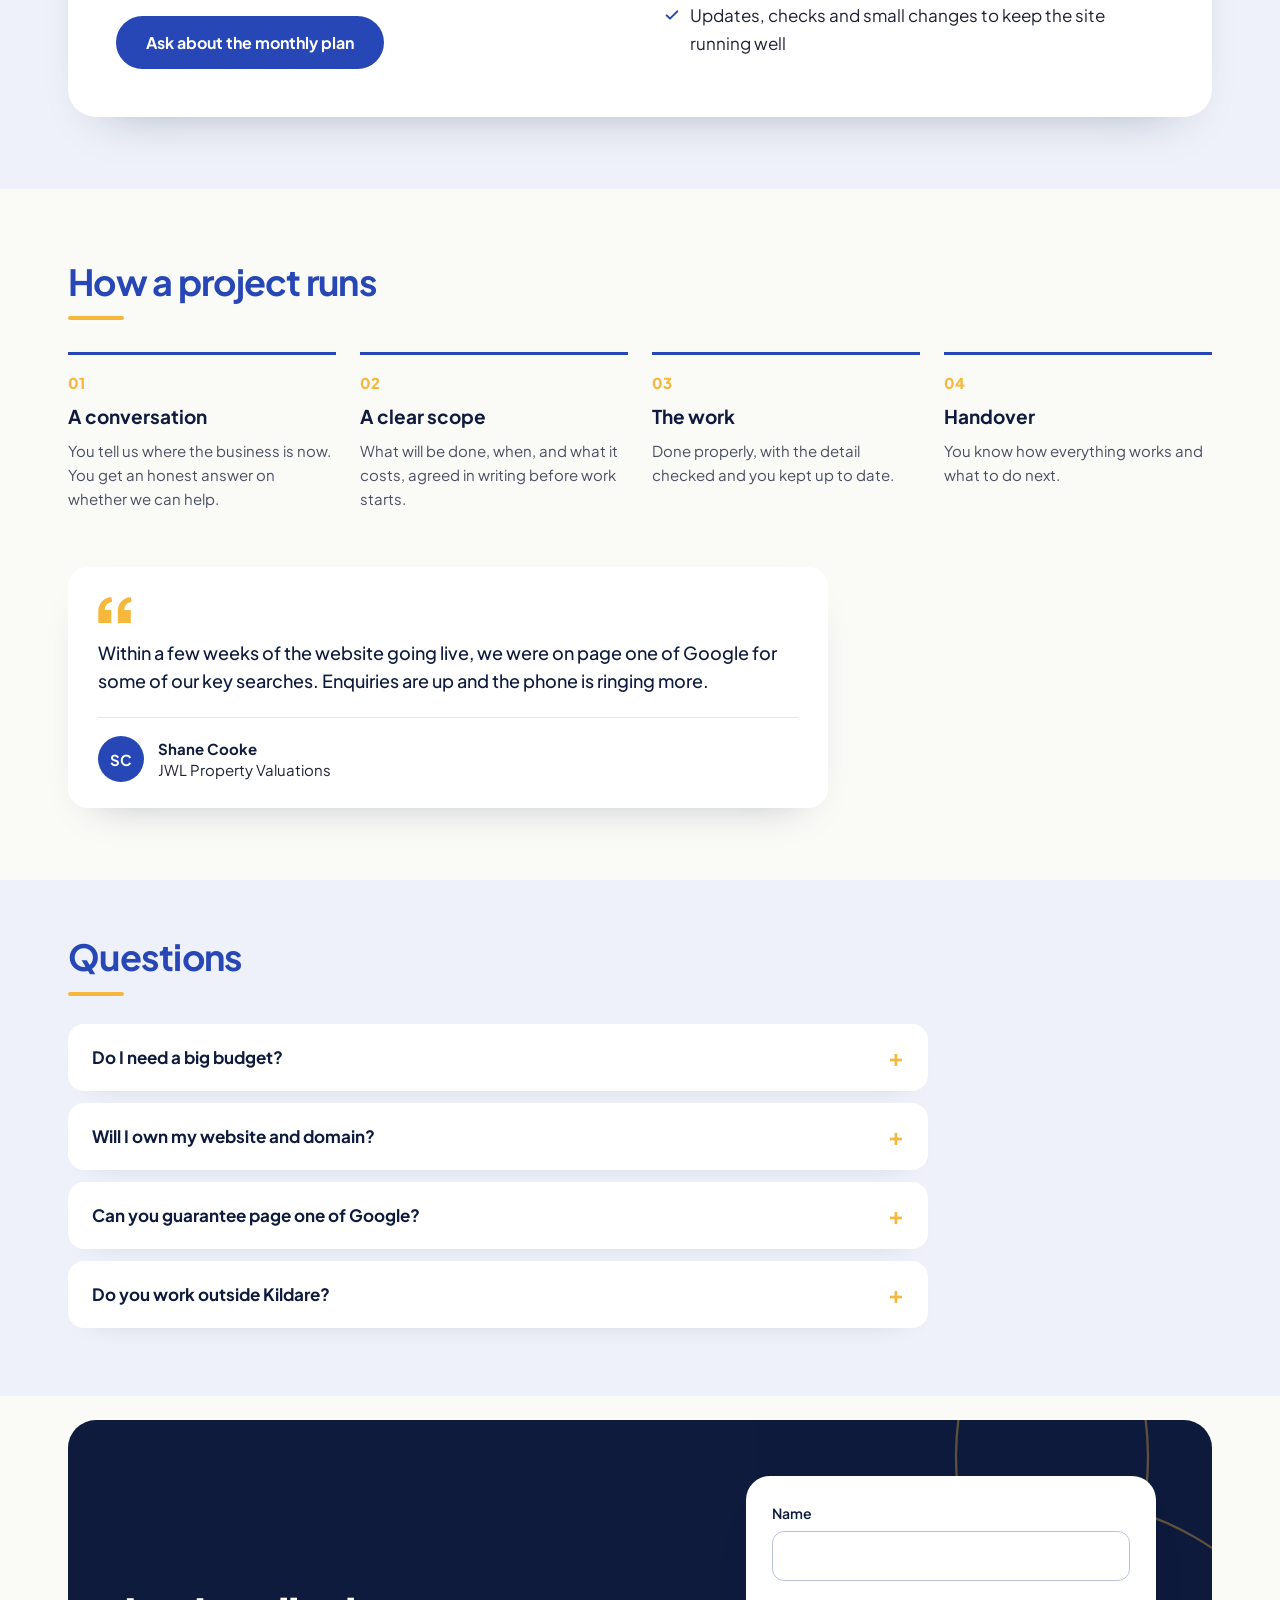
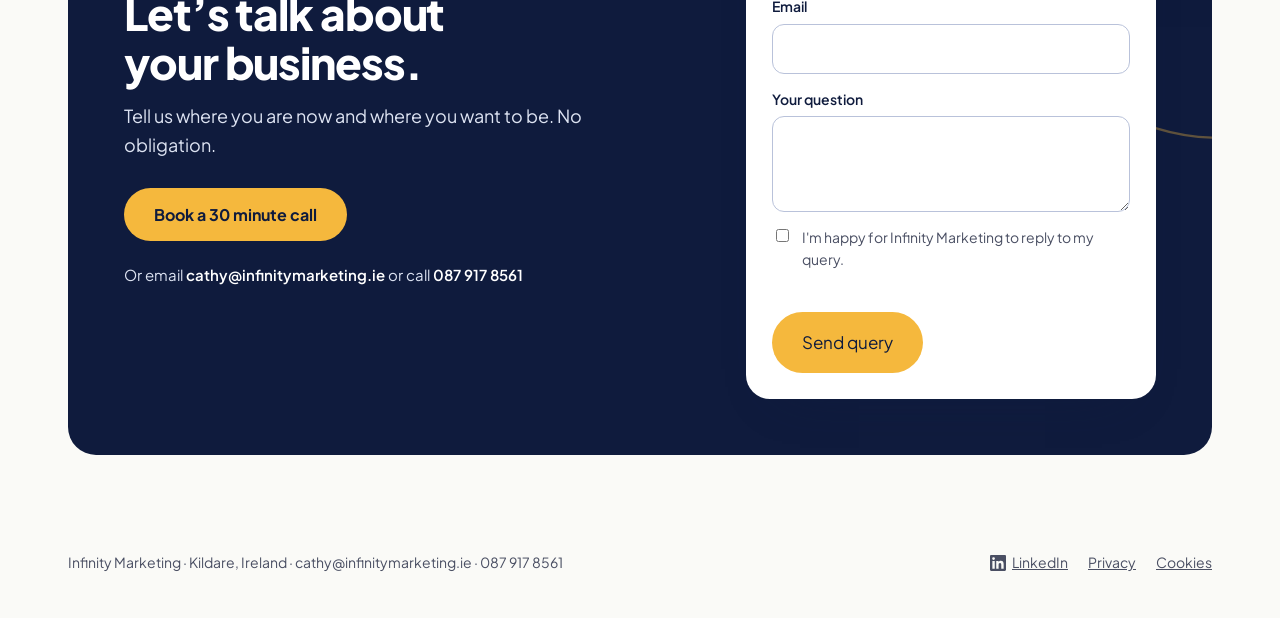
<file: growing-businesses.html>
<!doctype html>
<html lang="en-IE">
<head>
<meta charset="utf-8">
<meta name="viewport" content="width=device-width, initial-scale=1, viewport-fit=cover">
<title>Small Business Marketing Ireland | Infinity Marketing</title>
<meta name="description" content="Senior marketing for growing Irish businesses. Strategy, brand, websites built to be found, campaigns and CRM, planned and delivered properly.">
<link rel="preconnect" href="https://fonts.googleapis.com"><link rel="stylesheet" href="https://fonts.googleapis.com/css2?family=Plus+Jakarta+Sans:ital,wght@0,400;0,500;0,600;0,700;0,800;1,500;1,600&display=swap">
<link rel="stylesheet" href="site.css">
<link rel="icon" href="favicon.svg" type="image/svg+xml">
<link rel="canonical" href="https://www.infinitymarketing.ie/growing-businesses.html">
</head>
<body>
<div class="hero small t-grow">
<img class="hero-img" src="img/hero-growing-1600.webp" srcset="img/hero-growing-800.webp 800w, img/hero-growing-1600.webp 1600w" sizes="100vw" decoding="async" fetchpriority="high" alt="">
<div class="hero-wash"></div>
<svg class="hero-loops" viewBox="0 0 100 100" aria-hidden="true"><g class="drift" fill="none" stroke="#F5B83D" stroke-width="0.4"><ellipse cx="50" cy="37" rx="15" ry="26"></ellipse><ellipse cx="50" cy="37" rx="15" ry="26" transform="rotate(120 50 54)"></ellipse><ellipse cx="50" cy="37" rx="15" ry="26" transform="rotate(240 50 54)"></ellipse></g></svg>
<header class="wrap site-header">
<a class="brand" href="index.html"><svg width="36" height="36" viewBox="0 0 100 100" aria-hidden="true"><g fill="none" stroke="#FFFFFF" stroke-width="5"><ellipse cx="50" cy="37" rx="15" ry="26"></ellipse><ellipse cx="50" cy="37" rx="15" ry="26" transform="rotate(120 50 54)"></ellipse><ellipse cx="50" cy="37" rx="15" ry="26" transform="rotate(240 50 54)"></ellipse></g></svg>Infinity Marketing</a>
<button class="menu-btn" type="button" id="menu-btn" aria-expanded="false" aria-controls="site-nav" aria-label="Open menu"><svg width="24" height="24" viewBox="0 0 24 24" fill="none" stroke="#FFFFFF" stroke-width="2" stroke-linecap="round" stroke-linejoin="round" aria-hidden="true"><path d="M4 7h16M4 12h16M4 17h16"></path></svg></button>
<nav class="nav" id="site-nav" aria-label="Main"><a href="growing-businesses.html" aria-current="page">Growing businesses</a><a href="msp-marketing.html">MSPs and tech</a><a href="work.html">Work</a><a href="about.html">About</a><a class="btn btn-amber" href="contact.html">Book a call</a></nav>
</header>
<section class="wrap hero-inner">

<h1 class="up">Marketing for growing Irish businesses, done properly from the start.</h1>

<p class="lead up3">Whether you're launching, or you've been trading for years and know your marketing could do more, Infinity gives you senior marketing advice and the hands on work to go with it. No agency layers, no junior handover.</p>
<div class="hero-actions up3"><a class="btn btn-amber" href="contact.html">Book a call</a><a class="btn btn-ghost" href="work.html">See our work</a></div>

</section>
</div>
<section class="band stone" style="margin-top: -36px; padding-top: 100px">
<div class="wrap">
<h2 class="h2">Sound familiar?</h2>
<ul class="problems">
<li><svg width="18" height="18" viewBox="0 0 100 100" aria-hidden="true"><g fill="none" stroke="#F5B83D" stroke-width="8"><ellipse cx="50" cy="37" rx="15" ry="26"></ellipse><ellipse cx="50" cy="37" rx="15" ry="26" transform="rotate(120 50 54)"></ellipse><ellipse cx="50" cy="37" rx="15" ry="26" transform="rotate(240 50 54)"></ellipse></g></svg><span>You're hard to find online, or your website undersells what you do.</span></li>
<li><svg width="18" height="18" viewBox="0 0 100 100" aria-hidden="true"><g fill="none" stroke="#F5B83D" stroke-width="8"><ellipse cx="50" cy="37" rx="15" ry="26"></ellipse><ellipse cx="50" cy="37" rx="15" ry="26" transform="rotate(120 50 54)"></ellipse><ellipse cx="50" cy="37" rx="15" ry="26" transform="rotate(240 50 54)"></ellipse></g></svg><span>Marketing gets done in bits, by whoever has time.</span></li>
<li><svg width="18" height="18" viewBox="0 0 100 100" aria-hidden="true"><g fill="none" stroke="#F5B83D" stroke-width="8"><ellipse cx="50" cy="37" rx="15" ry="26"></ellipse><ellipse cx="50" cy="37" rx="15" ry="26" transform="rotate(120 50 54)"></ellipse><ellipse cx="50" cy="37" rx="15" ry="26" transform="rotate(240 50 54)"></ellipse></g></svg><span>You're not sure what's working, or where to spend next.</span></li>
<li><svg width="18" height="18" viewBox="0 0 100 100" aria-hidden="true"><g fill="none" stroke="#F5B83D" stroke-width="8"><ellipse cx="50" cy="37" rx="15" ry="26"></ellipse><ellipse cx="50" cy="37" rx="15" ry="26" transform="rotate(120 50 54)"></ellipse><ellipse cx="50" cy="37" rx="15" ry="26" transform="rotate(240 50 54)"></ellipse></g></svg><span>Enquiries come in, but some get missed or never followed up.</span></li>
</ul>
<p class="after-list">Most growing businesses don't need a full time marketing team. They need someone experienced to set the direction and get the right things done.</p>
</div>
</section>
<section class="band">
<div class="wrap">
<h2 class="h2">How we help</h2>
<p class="intro">Four starting points. Most clients begin with one and add others as they grow. Every project is scoped to what you need.</p>
<div style="margin-top: 24px">
<div class="offer"><div><div class="n">01</div><h3>Get set up properly</h3><p class="for">For new businesses, or businesses whose online presence no longer reflects them.</p></div>
<div><p class="lede">A brand and website that make you look as good as you are, and are built to be found.</p><ul class="ticks"><li><svg width="16" height="16" viewBox="0 0 24 24" fill="none" stroke="#2647B5" stroke-width="3" stroke-linecap="round" stroke-linejoin="round" aria-hidden="true"><path d="M4 12.5l5 5L20 6.5"></path></svg><span>Brand positioning, messaging and visual identity</span></li><li><svg width="16" height="16" viewBox="0 0 24 24" fill="none" stroke="#2647B5" stroke-width="3" stroke-linecap="round" stroke-linejoin="round" aria-hidden="true"><path d="M4 12.5l5 5L20 6.5"></path></svg><span>Website design and copy by a qualified copywriter</span></li><li><svg width="16" height="16" viewBox="0 0 24 24" fill="none" stroke="#2647B5" stroke-width="3" stroke-linecap="round" stroke-linejoin="round" aria-hidden="true"><path d="M4 12.5l5 5L20 6.5"></path></svg><span>Professional domain, fully search optimised and registered with Google</span></li><li><svg width="16" height="16" viewBox="0 0 24 24" fill="none" stroke="#2647B5" stroke-width="3" stroke-linecap="round" stroke-linejoin="round" aria-hidden="true"><path d="M4 12.5l5 5L20 6.5"></path></svg><span>Google Business Profile and local listings</span></li><li><svg width="16" height="16" viewBox="0 0 24 24" fill="none" stroke="#2647B5" stroke-width="3" stroke-linecap="round" stroke-linejoin="round" aria-hidden="true"><path d="M4 12.5l5 5L20 6.5"></path></svg><span>Enquiry forms, bookings and online payments where needed</span></li><li><svg width="16" height="16" viewBox="0 0 24 24" fill="none" stroke="#2647B5" stroke-width="3" stroke-linecap="round" stroke-linejoin="round" aria-hidden="true"><path d="M4 12.5l5 5L20 6.5"></path></svg><span>Tracking set up from day one</span></li></ul><p class="example">Example: JWL Property Valuations, Taaffe Sand &amp; Gravel</p></div></div>
<div class="offer"><div><div class="n">02</div><h3>Plan your marketing</h3><p class="for">For businesses that are busy but not sure their marketing is pointing the right way.</p></div>
<div><p class="lede">A clear plan you can act on, not a report that sits in a drawer.</p><ul class="ticks"><li><svg width="16" height="16" viewBox="0 0 24 24" fill="none" stroke="#2647B5" stroke-width="3" stroke-linecap="round" stroke-linejoin="round" aria-hidden="true"><path d="M4 12.5l5 5L20 6.5"></path></svg><span>Marketing strategy and priorities</span></li><li><svg width="16" height="16" viewBox="0 0 24 24" fill="none" stroke="#2647B5" stroke-width="3" stroke-linecap="round" stroke-linejoin="round" aria-hidden="true"><path d="M4 12.5l5 5L20 6.5"></path></svg><span>Positioning and messaging</span></li><li><svg width="16" height="16" viewBox="0 0 24 24" fill="none" stroke="#2647B5" stroke-width="3" stroke-linecap="round" stroke-linejoin="round" aria-hidden="true"><path d="M4 12.5l5 5L20 6.5"></path></svg><span>Who you're for, and how to reach them</span></li><li><svg width="16" height="16" viewBox="0 0 24 24" fill="none" stroke="#2647B5" stroke-width="3" stroke-linecap="round" stroke-linejoin="round" aria-hidden="true"><path d="M4 12.5l5 5L20 6.5"></path></svg><span>A realistic plan for your budget and time</span></li></ul></div></div>
<div class="offer"><div><div class="n">03</div><h3>Get it done</h3><p class="for">For businesses that know what they need and want it delivered properly.</p></div>
<div><p class="lede">Senior hands on delivery, without the agency layers.</p><ul class="ticks"><li><svg width="16" height="16" viewBox="0 0 24 24" fill="none" stroke="#2647B5" stroke-width="3" stroke-linecap="round" stroke-linejoin="round" aria-hidden="true"><path d="M4 12.5l5 5L20 6.5"></path></svg><span>Campaigns and email marketing</span></li><li><svg width="16" height="16" viewBox="0 0 24 24" fill="none" stroke="#2647B5" stroke-width="3" stroke-linecap="round" stroke-linejoin="round" aria-hidden="true"><path d="M4 12.5l5 5L20 6.5"></path></svg><span>Website and blog content</span></li><li><svg width="16" height="16" viewBox="0 0 24 24" fill="none" stroke="#2647B5" stroke-width="3" stroke-linecap="round" stroke-linejoin="round" aria-hidden="true"><path d="M4 12.5l5 5L20 6.5"></path></svg><span>Sales collateral, brochures and presentations</span></li><li><svg width="16" height="16" viewBox="0 0 24 24" fill="none" stroke="#2647B5" stroke-width="3" stroke-linecap="round" stroke-linejoin="round" aria-hidden="true"><path d="M4 12.5l5 5L20 6.5"></path></svg><span>Event planning and management</span></li><li><svg width="16" height="16" viewBox="0 0 24 24" fill="none" stroke="#2647B5" stroke-width="3" stroke-linecap="round" stroke-linejoin="round" aria-hidden="true"><path d="M4 12.5l5 5L20 6.5"></path></svg><span>Launch planning</span></li></ul><p class="example">Example: Yoohoo Skincare, launch planning</p></div></div>
<div class="offer"><div><div class="n">04</div><h3>Get organised</h3><p class="for">For businesses where enquiries slip through or too much is done by hand.</p></div>
<div><p class="lede">Systems that make sure every enquiry is handled and followed up.</p><ul class="ticks"><li><svg width="16" height="16" viewBox="0 0 24 24" fill="none" stroke="#2647B5" stroke-width="3" stroke-linecap="round" stroke-linejoin="round" aria-hidden="true"><path d="M4 12.5l5 5L20 6.5"></path></svg><span>CRM set up, including HubSpot</span></li><li><svg width="16" height="16" viewBox="0 0 24 24" fill="none" stroke="#2647B5" stroke-width="3" stroke-linecap="round" stroke-linejoin="round" aria-hidden="true"><path d="M4 12.5l5 5L20 6.5"></path></svg><span>Enquiry handling and follow up</span></li><li><svg width="16" height="16" viewBox="0 0 24 24" fill="none" stroke="#2647B5" stroke-width="3" stroke-linecap="round" stroke-linejoin="round" aria-hidden="true"><path d="M4 12.5l5 5L20 6.5"></path></svg><span>Simple automation that saves time and avoids errors</span></li></ul><p class="example">Example: JWL Property Valuations, workflow automation</p></div></div>
</div>
</div>
</section>
<section class="band stone">
<div class="wrap">
<h2 class="h2">Every website we build includes</h2>
<p class="intro">A website only works if people can find it. These come as standard, not as extras.</p>
<div class="tiles">
<div class="tile"><span class="badge"><svg width="24" height="24" viewBox="0 0 24 24" fill="none" stroke="#0F1B3D" stroke-width="2" stroke-linecap="round" stroke-linejoin="round" aria-hidden="true"><circle cx="12" cy="12" r="9"></circle><path d="M3 12h18M12 3a14 14 0 0 1 0 18M12 3a14 14 0 0 0 0 18"></path></svg></span><h3>Professional domain</h3><p>Registered in your name, secure, verified with Google and set up for email.</p></div>
<div class="tile"><span class="badge"><svg width="24" height="24" viewBox="0 0 24 24" fill="none" stroke="#0F1B3D" stroke-width="2" stroke-linecap="round" stroke-linejoin="round" aria-hidden="true"><circle cx="11" cy="11" r="7"></circle><path d="M20 20l-4-4"></path></svg></span><h3>Fully search optimised</h3><p>Keyword research, page structure, speed, mobile, schema and AI search.</p></div>
<div class="tile"><span class="badge"><svg width="24" height="24" viewBox="0 0 24 24" fill="none" stroke="#0F1B3D" stroke-width="2" stroke-linecap="round" stroke-linejoin="round" aria-hidden="true"><path d="M12 21s-7-6.2-7-11a7 7 0 0 1 14 0c0 4.8-7 11-7 11z"></path><circle cx="12" cy="10" r="2.5"></circle></svg></span><h3>Registered with Google</h3><p>Search Console, Google Business Profile and Bing.</p></div>
<div class="tile"><span class="badge"><svg width="24" height="24" viewBox="0 0 24 24" fill="none" stroke="#0F1B3D" stroke-width="2" stroke-linecap="round" stroke-linejoin="round" aria-hidden="true"><path d="M4 20V10M10 20V4M16 20v-7M22 20H2"></path></svg></span><h3>Tracking set up</h3><p>Google Analytics, enquiry and call tracking, and a GDPR cookie banner.</p></div>
<div class="tile"><span class="badge"><svg width="24" height="24" viewBox="0 0 24 24" fill="none" stroke="#0F1B3D" stroke-width="2" stroke-linecap="round" stroke-linejoin="round" aria-hidden="true"><circle cx="8" cy="15" r="4"></circle><path d="M11 12l9-9M17 6l3 3"></path></svg></span><h3>Handover</h3><p>Your logins, renewal dates and a short guide to updating your site.</p></div>
</div>
<div class="plan" style="margin-top: 48px">
<div><h2 class="h2">Website care and reporting</h2><p class="intro">Once your site is live, add a monthly care and reporting plan. Each month you get a plain English report on how you're doing, and what to do next.</p><a class="btn btn-cobalt" style="margin-top: 24px" href="contact.html">Ask about the monthly plan</a></div>
<ul class="ticks" style="grid-template-columns: minmax(0, 1fr)">
<li><svg width="16" height="16" viewBox="0 0 24 24" fill="none" stroke="#2647B5" stroke-width="3" stroke-linecap="round" stroke-linejoin="round" aria-hidden="true"><path d="M4 12.5l5 5L20 6.5"></path></svg><span>Google rankings for your key searches</span></li>
<li><svg width="16" height="16" viewBox="0 0 24 24" fill="none" stroke="#2647B5" stroke-width="3" stroke-linecap="round" stroke-linejoin="round" aria-hidden="true"><path d="M4 12.5l5 5L20 6.5"></path></svg><span>Website traffic and where it comes from</span></li>
<li><svg width="16" height="16" viewBox="0 0 24 24" fill="none" stroke="#2647B5" stroke-width="3" stroke-linecap="round" stroke-linejoin="round" aria-hidden="true"><path d="M4 12.5l5 5L20 6.5"></path></svg><span>Enquiries, calls and bookings</span></li>
<li><svg width="16" height="16" viewBox="0 0 24 24" fill="none" stroke="#2647B5" stroke-width="3" stroke-linecap="round" stroke-linejoin="round" aria-hidden="true"><path d="M4 12.5l5 5L20 6.5"></path></svg><span>Google Business Profile views, calls and direction requests</span></li>
<li><svg width="16" height="16" viewBox="0 0 24 24" fill="none" stroke="#2647B5" stroke-width="3" stroke-linecap="round" stroke-linejoin="round" aria-hidden="true"><path d="M4 12.5l5 5L20 6.5"></path></svg><span>Updates, checks and small changes to keep the site running well</span></li>
</ul>
</div>
</div>
</section>
<section class="band">
<div class="wrap">
<h2 class="h2">How a project runs</h2>
<ol class="steps">
<li><h3>A conversation</h3><p>You tell us where the business is now. You get an honest answer on whether we can help.</p></li>
<li><h3>A clear scope</h3><p>What will be done, when, and what it costs, agreed in writing before work starts.</p></li>
<li><h3>The work</h3><p>Done properly, with the detail checked and you kept up to date.</p></li>
<li><h3>Handover</h3><p>You know how everything works and what to do next.</p></li>
</ol>
<div class="tgrid" style="grid-template-columns: minmax(0, 1fr); max-width: 760px; margin-top: 56px"><figure class="tcard">
<svg width="34" height="26" viewBox="0 0 36 28" aria-hidden="true"><path d="M0 28V16C0 7 5 1 14 0l1 5c-5 1-8 4-8 9h7v14zm21 0V16c0-9 5-15 14-16l1 5c-5 1-8 4-8 9h7v14z" fill="#F5B83D"></path></svg>
<blockquote>Within a few weeks of the website going live, we were on page one of Google for some of our key searches. Enquiries are up and the phone is ringing more.</blockquote>
<figcaption><span class="avatar" style="background: #2647B5" aria-hidden="true">SC</span><span><strong>Shane Cooke</strong>JWL Property Valuations</span></figcaption>
</figure></div>
</div>
</section>
<section class="band stone tight">
<div class="wrap">
<h2 class="h2">Questions</h2>
<div class="faq"><details><summary>Do I need a big budget?</summary><p>No. Every project is scoped to what you need and what you can invest. Many clients start with one piece of work and build from there.</p></details><details><summary>Will I own my website and domain?</summary><p>Yes. Your domain is registered in your name and you get all the logins at handover.</p></details><details><summary>Can you guarantee page one of Google?</summary><p>No one honestly can. What we do guarantee is that your site is built and set up properly for search, and with a care plan you'll see exactly how it's performing each month.</p></details><details><summary>Do you work outside Kildare?</summary><p>Yes. We're based in Kildare and work with businesses across Ireland.</p></details></div>
</div>
</section>
<section class="wrap" style="padding-block: 24px 64px">
<div class="cta">
<svg class="loops" viewBox="0 0 100 100" aria-hidden="true"><g class="drift" fill="none" stroke="#F5B83D" stroke-width="0.35"><ellipse cx="50" cy="37" rx="15" ry="26"></ellipse><ellipse cx="50" cy="37" rx="15" ry="26" transform="rotate(120 50 54)"></ellipse><ellipse cx="50" cy="37" rx="15" ry="26" transform="rotate(240 50 54)"></ellipse></g></svg>
<div class="cta-grid">
<div><h2>Let&#8217;s talk about your business.</h2><p>Tell us where you are now and where you want to be. No obligation.</p><a class="btn btn-amber" href="contact.html">Book a 30 minute call</a><p class="direct">Or email <b>cathy@infinitymarketing.ie</b> or call <b>087 917 8561</b></p></div>
<div>
<form class="form quick js-enquiry" novalidate>
<input type="hidden" name="_subject" value="Quick query from infinitymarketing.ie">
<input type="text" name="_honey" class="hp" tabindex="-1" autocomplete="off" aria-hidden="true">
<label for="q-name-x">Name<input id="q-name-x" name="name" type="text" required autocomplete="name"></label>
<label for="q-email-x">Email<input id="q-email-x" name="email" type="email" required autocomplete="email"></label>
<label for="q-msg-x">Your question<textarea id="q-msg-x" name="message" rows="3"></textarea></label>
<label class="consent" for="q-consent-x"><input id="q-consent-x" type="checkbox" required> <span>I'm happy for Infinity Marketing to reply to my query.</span></label>
<p class="form-error" hidden></p>
<button class="btn btn-amber" type="submit">Send query</button>
</form>
<p class="thanks" hidden>Thanks, your query is on its way to Cathy. You&#8217;ll hear back within one working day.</p>
</div>
</div>
</div>
</section>

<footer class="wrap site-footer">
<span>Infinity Marketing · Kildare, Ireland · cathy@infinitymarketing.ie · 087 917 8561</span>
<nav aria-label="Footer"><a class="li-link" href="https://www.linkedin.com/in/gilmartincathy/" target="_blank" rel="noopener" aria-label="Cathy Gilmartin on LinkedIn"><svg width="16" height="16" viewBox="0 0 24 24" fill="currentColor" aria-hidden="true"><path d="M20.45 20.45h-3.56v-5.57c0-1.33-.02-3.04-1.85-3.04-1.85 0-2.14 1.45-2.14 2.94v5.67H9.35V9h3.41v1.56h.05c.48-.9 1.64-1.85 3.37-1.85 3.6 0 4.27 2.37 4.27 5.46v6.28zM5.34 7.43a2.06 2.06 0 1 1 0-4.13 2.06 2.06 0 0 1 0 4.13zM7.12 20.45H3.56V9h3.56v11.45zM22.22 0H1.77C.79 0 0 .77 0 1.73v20.54C0 23.23.79 24 1.77 24h20.45c.98 0 1.78-.77 1.78-1.73V1.73C24 .77 23.2 0 22.22 0z"/></svg><span>LinkedIn</span></a><a href="privacy.html">Privacy</a><a href="privacy.html#cookies">Cookies</a></nav>
</footer>
<script>
(function () {
  var b = document.getElementById('menu-btn'), n = document.getElementById('site-nav');
  if (b && n) b.addEventListener('click', function () {
    var o = n.classList.toggle('open'); b.setAttribute('aria-expanded', o ? 'true' : 'false');
  });
  document.querySelectorAll('form.js-enquiry').forEach(function (f) {
    var t = f.parentNode.querySelector('.thanks'), err = f.querySelector('.form-error');
    f.addEventListener('submit', function (e) {
      e.preventDefault();
      if (!f.checkValidity()) { err.hidden = false; err.textContent = 'Please add your name, email and tick the consent box.'; return; }
      err.hidden = true;
      var done = function () { f.hidden = true; t.hidden = false; };
      var btn = f.querySelector('button'), label = btn.textContent; btn.disabled = true; btn.textContent = 'Sending';
      var data = {}; new FormData(f).forEach(function (v, k) { data[k] = v; });
      data._template = 'table'; data._captcha = 'false';
      fetch('https://formsubmit.co/ajax/cathy@infinitymarketing.ie', { method: 'POST', headers: { 'Content-Type': 'application/json', Accept: 'application/json' }, body: JSON.stringify(data) })
        .then(function (r) { if (!r.ok) throw 0; return r.json(); })
        .then(function (d) { if (d && (d.success === false || d.success === 'false')) throw 0; done(); })
        .catch(function () { btn.disabled = false; btn.textContent = label; err.hidden = false; err.textContent = 'Your message did not send. Please email cathy@infinitymarketing.ie or call 087 917 8561.'; });
    });
  });
})();
</script>
<script data-goatcounter="https://infinitymarketing.goatcounter.com/count" async src="//gc.zgo.at/count.js"></script>
</body>
</html>
</file>
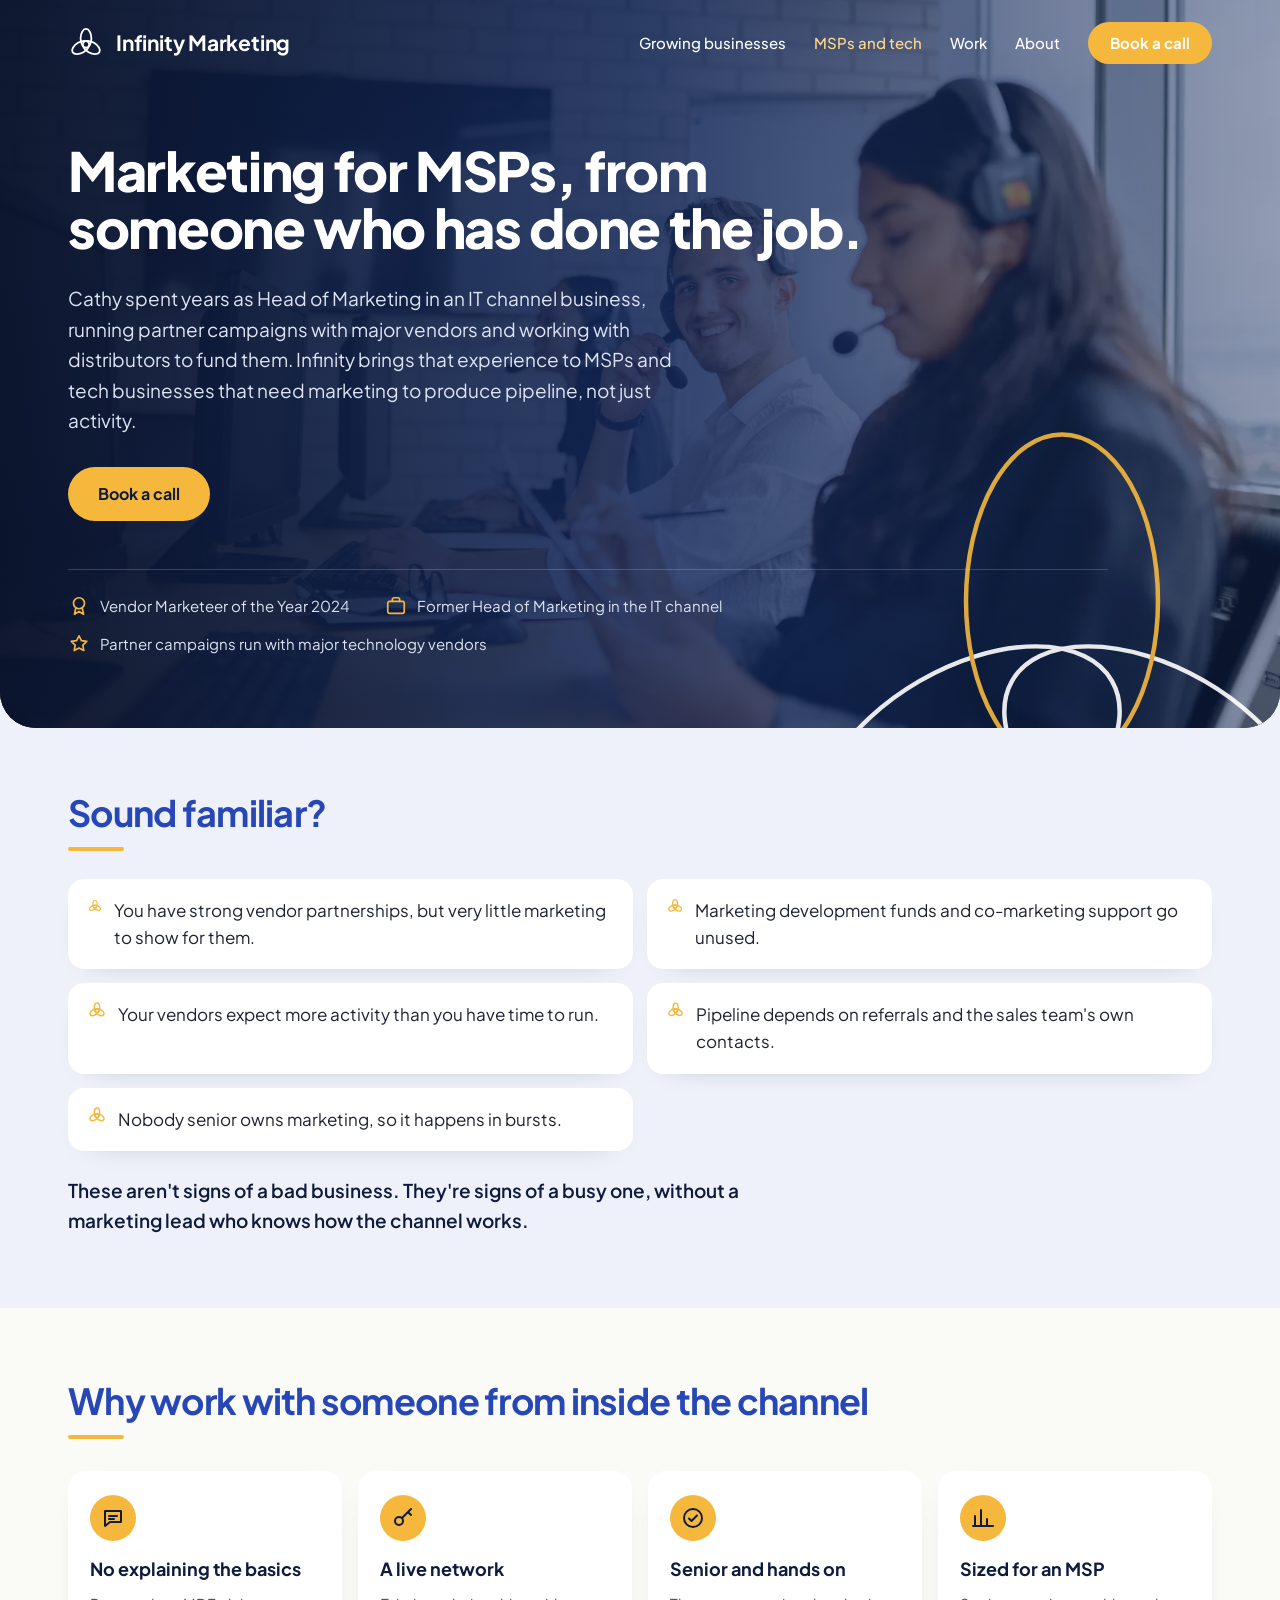
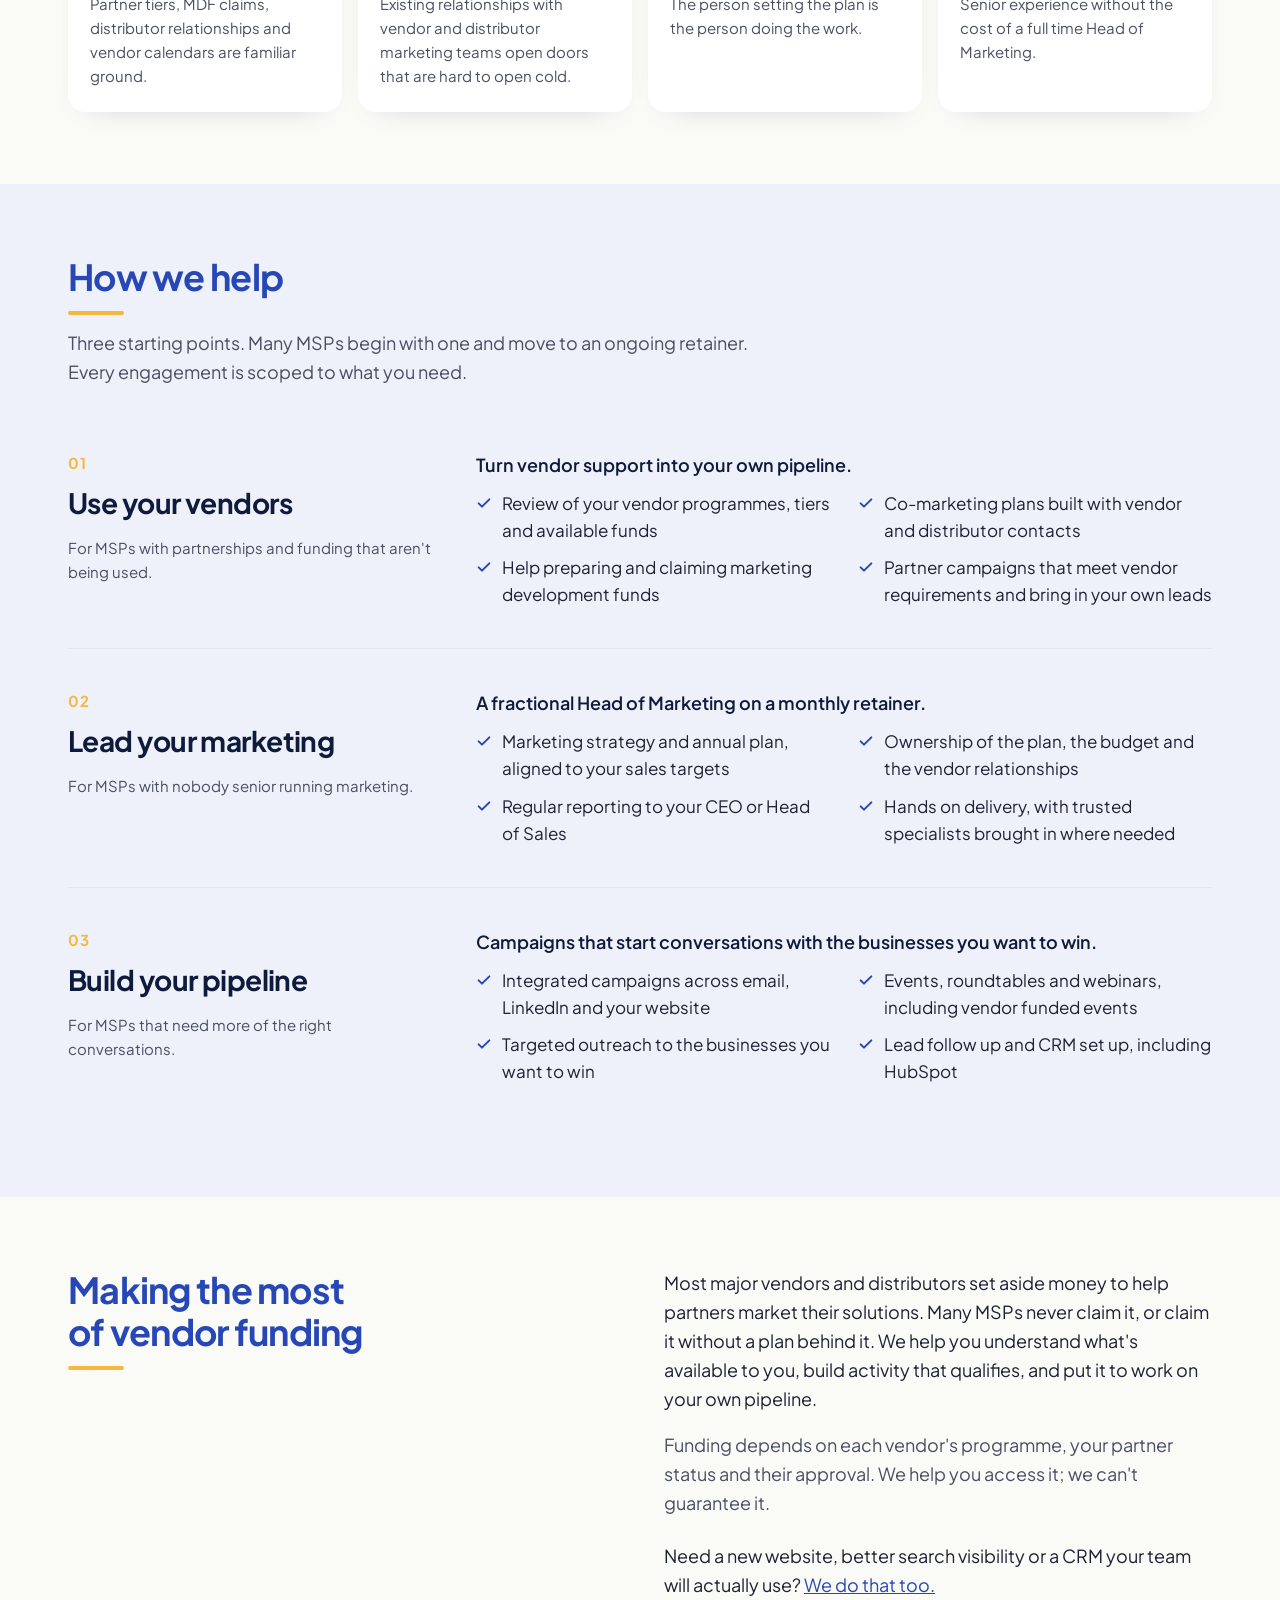
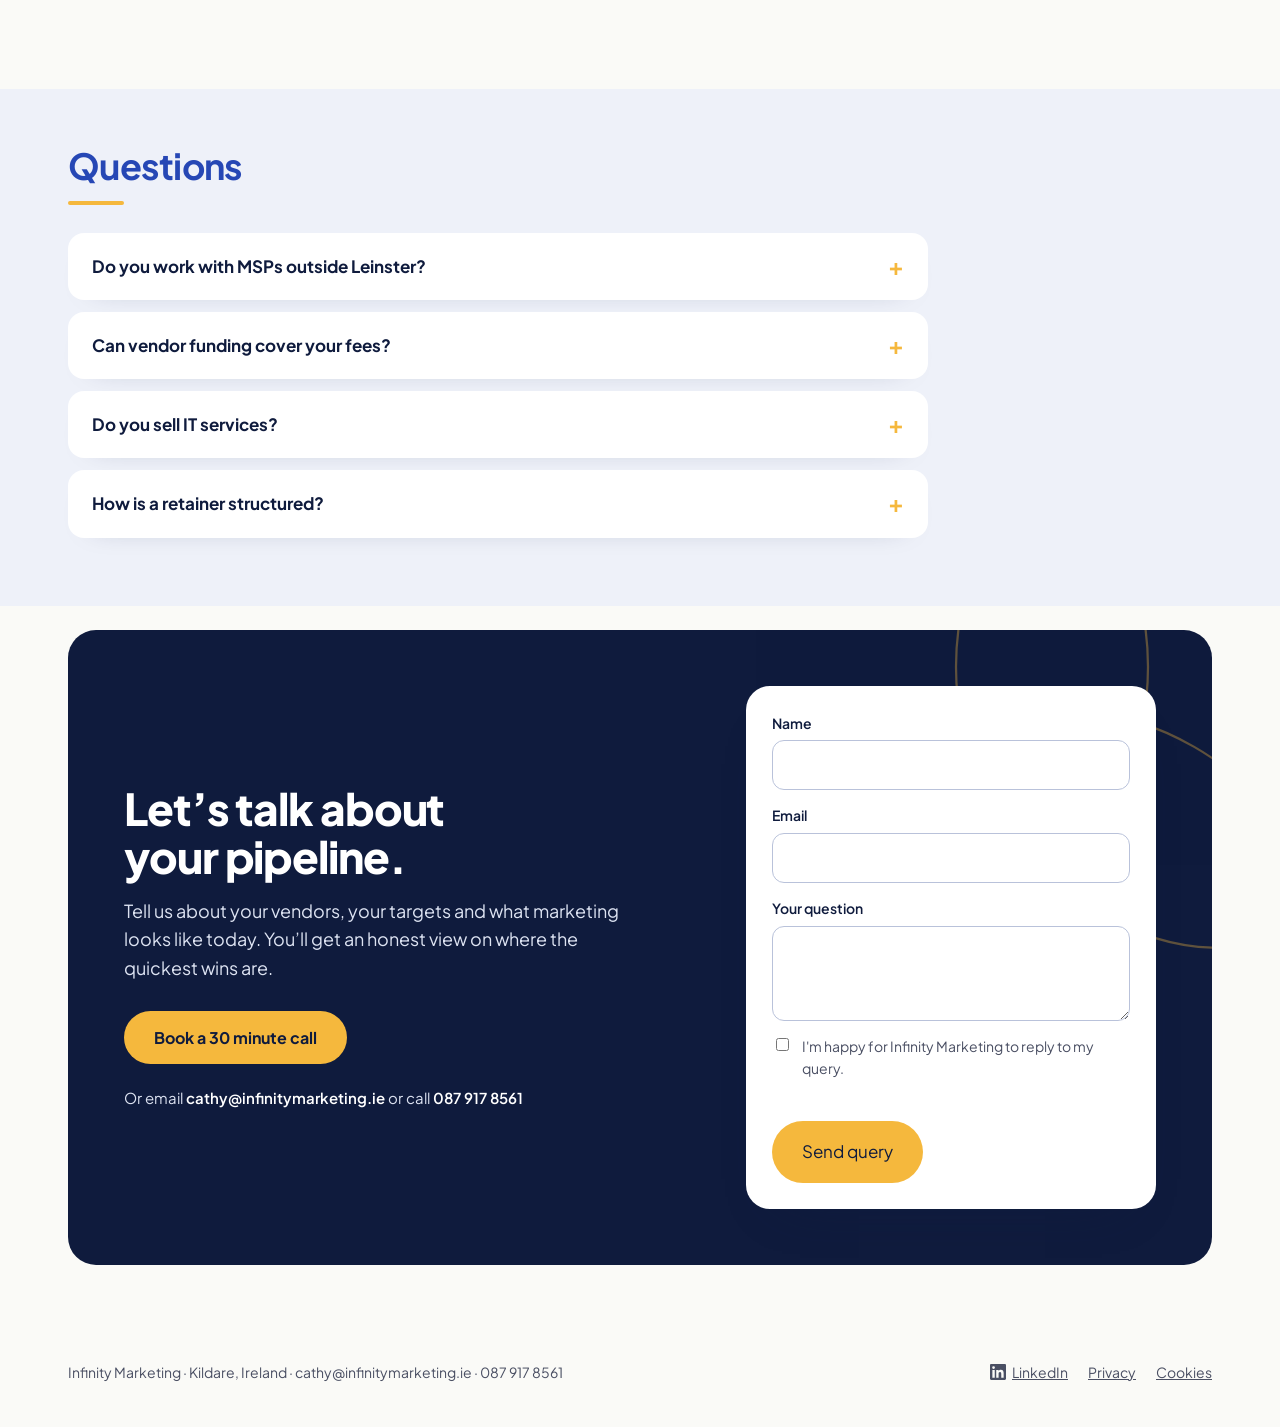
<file: msp-marketing.html>
<!doctype html>
<html lang="en-IE">
<head>
<meta charset="utf-8">
<meta name="viewport" content="width=device-width, initial-scale=1, viewport-fit=cover">
<title>MSP Marketing Ireland | Infinity Marketing</title>
<meta name="description" content="Marketing for Irish MSPs and IT partners, led by a former IT channel Head of Marketing.">
<link rel="preconnect" href="https://fonts.googleapis.com"><link rel="stylesheet" href="https://fonts.googleapis.com/css2?family=Plus+Jakarta+Sans:ital,wght@0,400;0,500;0,600;0,700;0,800;1,500;1,600&display=swap">
<link rel="stylesheet" href="site.css">
<link rel="icon" href="favicon.svg" type="image/svg+xml">
<link rel="canonical" href="https://www.infinitymarketing.ie/msp-marketing.html">
</head>
<body>
<div class="hero small t-msp">
<img class="hero-img" src="img/hero-msp-1600.webp" srcset="img/hero-msp-800.webp 800w, img/hero-msp-1600.webp 1600w" sizes="100vw" decoding="async" fetchpriority="high" alt="">
<div class="hero-wash"></div>
<svg class="hero-loops" viewBox="0 0 100 100" aria-hidden="true"><g class="drift" fill="none" stroke-width="0.7"><g stroke="#FFFFFF"><ellipse cx="50" cy="37" rx="15" ry="26" transform="rotate(120 50 54)"></ellipse><ellipse cx="50" cy="37" rx="15" ry="26" transform="rotate(240 50 54)"></ellipse></g><g stroke="#F5B83D"><ellipse cx="50" cy="37" rx="15" ry="26"></ellipse></g></g></svg>
<header class="wrap site-header">
<a class="brand" href="index.html"><svg width="36" height="36" viewBox="0 0 100 100" aria-hidden="true"><g fill="none" stroke="#FFFFFF" stroke-width="5"><ellipse cx="50" cy="37" rx="15" ry="26"></ellipse><ellipse cx="50" cy="37" rx="15" ry="26" transform="rotate(120 50 54)"></ellipse><ellipse cx="50" cy="37" rx="15" ry="26" transform="rotate(240 50 54)"></ellipse></g></svg>Infinity Marketing</a>
<button class="menu-btn" type="button" id="menu-btn" aria-expanded="false" aria-controls="site-nav" aria-label="Open menu"><svg width="24" height="24" viewBox="0 0 24 24" fill="none" stroke="#FFFFFF" stroke-width="2" stroke-linecap="round" stroke-linejoin="round" aria-hidden="true"><path d="M4 7h16M4 12h16M4 17h16"></path></svg></button>
<nav class="nav" id="site-nav" aria-label="Main"><a href="growing-businesses.html">Growing businesses</a><a href="msp-marketing.html" aria-current="page">MSPs and tech</a><a href="work.html">Work</a><a href="about.html">About</a><a class="btn btn-amber" href="contact.html">Book a call</a></nav>
</header>
<section class="wrap hero-inner">

<h1 class="up">Marketing for MSPs, from someone who has done the job.</h1>

<p class="lead up3">Cathy spent years as Head of Marketing in an IT channel business, running partner campaigns with major vendors and working with distributors to fund them. Infinity brings that experience to MSPs and tech businesses that need marketing to produce pipeline, not just activity.</p>

<div class="hero-actions up3"><a class="btn btn-amber" href="contact.html">Book a call</a></div><div class="proof up3"><span><svg width="22" height="22" viewBox="0 0 24 24" fill="none" stroke="#F5B83D" stroke-width="1.8" stroke-linecap="round" stroke-linejoin="round" aria-hidden="true"><circle cx="12" cy="9" r="6"></circle><path d="M8.5 14l-1.5 7 5-3 5 3-1.5-7"></path></svg>Vendor Marketeer of the Year 2024</span><span><svg width="22" height="22" viewBox="0 0 24 24" fill="none" stroke="#F5B83D" stroke-width="1.8" stroke-linecap="round" stroke-linejoin="round" aria-hidden="true"><rect x="3" y="7" width="18" height="13" rx="2"></rect><path d="M8 7V5a2 2 0 0 1 2-2h4a2 2 0 0 1 2 2v2"></path></svg>Former Head of Marketing in the IT channel</span><span><svg width="22" height="22" viewBox="0 0 24 24" fill="none" stroke="#F5B83D" stroke-width="1.8" stroke-linecap="round" stroke-linejoin="round" aria-hidden="true"><path d="M12 3l2.6 5.3 5.9.9-4.3 4.1 1 5.8L12 16.4 6.8 19.1l1-5.8L3.5 9.2l5.9-.9z"></path></svg>Partner campaigns run with major technology vendors</span></div>
</section>
</div>
<section class="band stone" style="margin-top: -36px; padding-top: 100px">
<div class="wrap">
<h2 class="h2">Sound familiar?</h2>
<ul class="problems">
<li><svg width="18" height="18" viewBox="0 0 100 100" aria-hidden="true"><g fill="none" stroke="#F5B83D" stroke-width="8"><ellipse cx="50" cy="37" rx="15" ry="26"></ellipse><ellipse cx="50" cy="37" rx="15" ry="26" transform="rotate(120 50 54)"></ellipse><ellipse cx="50" cy="37" rx="15" ry="26" transform="rotate(240 50 54)"></ellipse></g></svg><span>You have strong vendor partnerships, but very little marketing to show for them.</span></li>
<li><svg width="18" height="18" viewBox="0 0 100 100" aria-hidden="true"><g fill="none" stroke="#F5B83D" stroke-width="8"><ellipse cx="50" cy="37" rx="15" ry="26"></ellipse><ellipse cx="50" cy="37" rx="15" ry="26" transform="rotate(120 50 54)"></ellipse><ellipse cx="50" cy="37" rx="15" ry="26" transform="rotate(240 50 54)"></ellipse></g></svg><span>Marketing development funds and co-marketing support go unused.</span></li>
<li><svg width="18" height="18" viewBox="0 0 100 100" aria-hidden="true"><g fill="none" stroke="#F5B83D" stroke-width="8"><ellipse cx="50" cy="37" rx="15" ry="26"></ellipse><ellipse cx="50" cy="37" rx="15" ry="26" transform="rotate(120 50 54)"></ellipse><ellipse cx="50" cy="37" rx="15" ry="26" transform="rotate(240 50 54)"></ellipse></g></svg><span>Your vendors expect more activity than you have time to run.</span></li>
<li><svg width="18" height="18" viewBox="0 0 100 100" aria-hidden="true"><g fill="none" stroke="#F5B83D" stroke-width="8"><ellipse cx="50" cy="37" rx="15" ry="26"></ellipse><ellipse cx="50" cy="37" rx="15" ry="26" transform="rotate(120 50 54)"></ellipse><ellipse cx="50" cy="37" rx="15" ry="26" transform="rotate(240 50 54)"></ellipse></g></svg><span>Pipeline depends on referrals and the sales team's own contacts.</span></li>
<li><svg width="18" height="18" viewBox="0 0 100 100" aria-hidden="true"><g fill="none" stroke="#F5B83D" stroke-width="8"><ellipse cx="50" cy="37" rx="15" ry="26"></ellipse><ellipse cx="50" cy="37" rx="15" ry="26" transform="rotate(120 50 54)"></ellipse><ellipse cx="50" cy="37" rx="15" ry="26" transform="rotate(240 50 54)"></ellipse></g></svg><span>Nobody senior owns marketing, so it happens in bursts.</span></li>
</ul>
<p class="after-list">These aren't signs of a bad business. They're signs of a busy one, without a marketing lead who knows how the channel works.</p>
</div>
</section>
<section class="band">
<div class="wrap">
<h2 class="h2">Why work with someone from inside the channel</h2>
<div class="tiles t4">
<div class="tile"><span class="badge"><svg width="24" height="24" viewBox="0 0 24 24" fill="none" stroke="#0F1B3D" stroke-width="2" stroke-linecap="round" stroke-linejoin="round" aria-hidden="true"><path d="M4 5h16v11H9l-5 4z"></path><path d="M8 10h8M8 13h5"></path></svg></span><h3>No explaining the basics</h3><p>Partner tiers, MDF claims, distributor relationships and vendor calendars are familiar ground.</p></div>
<div class="tile"><span class="badge"><svg width="24" height="24" viewBox="0 0 24 24" fill="none" stroke="#0F1B3D" stroke-width="2" stroke-linecap="round" stroke-linejoin="round" aria-hidden="true"><circle cx="8" cy="15" r="4"></circle><path d="M11 12l9-9M17 6l3 3"></path></svg></span><h3>A live network</h3><p>Existing relationships with vendor and distributor marketing teams open doors that are hard to open cold.</p></div>
<div class="tile"><span class="badge"><svg width="24" height="24" viewBox="0 0 24 24" fill="none" stroke="#0F1B3D" stroke-width="2" stroke-linecap="round" stroke-linejoin="round" aria-hidden="true"><circle cx="12" cy="12" r="9"></circle><path d="M8 12.5l2.5 2.5L16 9.5"></path></svg></span><h3>Senior and hands on</h3><p>The person setting the plan is the person doing the work.</p></div>
<div class="tile"><span class="badge"><svg width="24" height="24" viewBox="0 0 24 24" fill="none" stroke="#0F1B3D" stroke-width="2" stroke-linecap="round" stroke-linejoin="round" aria-hidden="true"><path d="M4 20V10M10 20V4M16 20v-7M22 20H2"></path></svg></span><h3>Sized for an MSP</h3><p>Senior experience without the cost of a full time Head of Marketing.</p></div>
</div>
</div>
</section>
<section class="band stone">
<div class="wrap">
<h2 class="h2">How we help</h2>
<p class="intro">Three starting points. Many MSPs begin with one and move to an ongoing retainer. Every engagement is scoped to what you need.</p>
<div style="margin-top: 24px">
<div class="offer"><div><div class="n">01</div><h3>Use your vendors</h3><p class="for">For MSPs with partnerships and funding that aren't being used.</p></div>
<div><p class="lede">Turn vendor support into your own pipeline.</p><ul class="ticks"><li><svg width="16" height="16" viewBox="0 0 24 24" fill="none" stroke="#2647B5" stroke-width="3" stroke-linecap="round" stroke-linejoin="round" aria-hidden="true"><path d="M4 12.5l5 5L20 6.5"></path></svg><span>Review of your vendor programmes, tiers and available funds</span></li><li><svg width="16" height="16" viewBox="0 0 24 24" fill="none" stroke="#2647B5" stroke-width="3" stroke-linecap="round" stroke-linejoin="round" aria-hidden="true"><path d="M4 12.5l5 5L20 6.5"></path></svg><span>Co-marketing plans built with vendor and distributor contacts</span></li><li><svg width="16" height="16" viewBox="0 0 24 24" fill="none" stroke="#2647B5" stroke-width="3" stroke-linecap="round" stroke-linejoin="round" aria-hidden="true"><path d="M4 12.5l5 5L20 6.5"></path></svg><span>Help preparing and claiming marketing development funds</span></li><li><svg width="16" height="16" viewBox="0 0 24 24" fill="none" stroke="#2647B5" stroke-width="3" stroke-linecap="round" stroke-linejoin="round" aria-hidden="true"><path d="M4 12.5l5 5L20 6.5"></path></svg><span>Partner campaigns that meet vendor requirements and bring in your own leads</span></li></ul></div></div>
<div class="offer"><div><div class="n">02</div><h3>Lead your marketing</h3><p class="for">For MSPs with nobody senior running marketing.</p></div>
<div><p class="lede">A fractional Head of Marketing on a monthly retainer.</p><ul class="ticks"><li><svg width="16" height="16" viewBox="0 0 24 24" fill="none" stroke="#2647B5" stroke-width="3" stroke-linecap="round" stroke-linejoin="round" aria-hidden="true"><path d="M4 12.5l5 5L20 6.5"></path></svg><span>Marketing strategy and annual plan, aligned to your sales targets</span></li><li><svg width="16" height="16" viewBox="0 0 24 24" fill="none" stroke="#2647B5" stroke-width="3" stroke-linecap="round" stroke-linejoin="round" aria-hidden="true"><path d="M4 12.5l5 5L20 6.5"></path></svg><span>Ownership of the plan, the budget and the vendor relationships</span></li><li><svg width="16" height="16" viewBox="0 0 24 24" fill="none" stroke="#2647B5" stroke-width="3" stroke-linecap="round" stroke-linejoin="round" aria-hidden="true"><path d="M4 12.5l5 5L20 6.5"></path></svg><span>Regular reporting to your CEO or Head of Sales</span></li><li><svg width="16" height="16" viewBox="0 0 24 24" fill="none" stroke="#2647B5" stroke-width="3" stroke-linecap="round" stroke-linejoin="round" aria-hidden="true"><path d="M4 12.5l5 5L20 6.5"></path></svg><span>Hands on delivery, with trusted specialists brought in where needed</span></li></ul></div></div>
<div class="offer"><div><div class="n">03</div><h3>Build your pipeline</h3><p class="for">For MSPs that need more of the right conversations.</p></div>
<div><p class="lede">Campaigns that start conversations with the businesses you want to win.</p><ul class="ticks"><li><svg width="16" height="16" viewBox="0 0 24 24" fill="none" stroke="#2647B5" stroke-width="3" stroke-linecap="round" stroke-linejoin="round" aria-hidden="true"><path d="M4 12.5l5 5L20 6.5"></path></svg><span>Integrated campaigns across email, LinkedIn and your website</span></li><li><svg width="16" height="16" viewBox="0 0 24 24" fill="none" stroke="#2647B5" stroke-width="3" stroke-linecap="round" stroke-linejoin="round" aria-hidden="true"><path d="M4 12.5l5 5L20 6.5"></path></svg><span>Events, roundtables and webinars, including vendor funded events</span></li><li><svg width="16" height="16" viewBox="0 0 24 24" fill="none" stroke="#2647B5" stroke-width="3" stroke-linecap="round" stroke-linejoin="round" aria-hidden="true"><path d="M4 12.5l5 5L20 6.5"></path></svg><span>Targeted outreach to the businesses you want to win</span></li><li><svg width="16" height="16" viewBox="0 0 24 24" fill="none" stroke="#2647B5" stroke-width="3" stroke-linecap="round" stroke-linejoin="round" aria-hidden="true"><path d="M4 12.5l5 5L20 6.5"></path></svg><span>Lead follow up and CRM set up, including HubSpot</span></li></ul></div></div>
</div>
</div>
</section>
<section class="band">
<div class="wrap two">
<div><h2 class="h2">Making the most of vendor funding</h2></div>
<div class="prose"><p>Most major vendors and distributors set aside money to help partners market their solutions. Many MSPs never claim it, or claim it without a plan behind it. We help you understand what's available to you, build activity that qualifies, and put it to work on your own pipeline.</p>
<p class="note">Funding depends on each vendor's programme, your partner status and their approval. We help you access it; we can't guarantee it.</p>
<p style="margin-top: 24px">Need a new website, better search visibility or a CRM your team will actually use? <a href="growing-businesses.html">We do that too.</a></p></div>
</div>
</section>
<section class="band stone tight">
<div class="wrap">
<h2 class="h2">Questions</h2>
<div class="faq"><details><summary>Do you work with MSPs outside Leinster?</summary><p>Yes. We work with MSPs and tech businesses across Ireland, in person where it makes sense and online everywhere else.</p></details><details><summary>Can vendor funding cover your fees?</summary><p>Sometimes, in part. It depends on the vendor's programme and what qualifies. We'll look at this with you before anything is agreed.</p></details><details><summary>Do you sell IT services?</summary><p>No. Infinity is marketing only, so we never compete with the MSPs we work with.</p></details><details><summary>How is a retainer structured?</summary><p>A set number of days or hours each month, agreed around your goals and budget.</p></details></div>
</div>
</section>
<section class="wrap" style="padding-block: 24px 64px">
<div class="cta">
<svg class="loops" viewBox="0 0 100 100" aria-hidden="true"><g class="drift" fill="none" stroke="#F5B83D" stroke-width="0.35"><ellipse cx="50" cy="37" rx="15" ry="26"></ellipse><ellipse cx="50" cy="37" rx="15" ry="26" transform="rotate(120 50 54)"></ellipse><ellipse cx="50" cy="37" rx="15" ry="26" transform="rotate(240 50 54)"></ellipse></g></svg>
<div class="cta-grid">
<div><h2>Let&#8217;s talk about your pipeline.</h2><p>Tell us about your vendors, your targets and what marketing looks like today. You&#8217;ll get an honest view on where the quickest wins are.</p><a class="btn btn-amber" href="contact.html">Book a 30 minute call</a><p class="direct">Or email <b>cathy@infinitymarketing.ie</b> or call <b>087 917 8561</b></p></div>
<div>
<form class="form quick js-enquiry" novalidate>
<input type="hidden" name="_subject" value="Quick query from infinitymarketing.ie">
<input type="text" name="_honey" class="hp" tabindex="-1" autocomplete="off" aria-hidden="true">
<label for="q-name-x">Name<input id="q-name-x" name="name" type="text" required autocomplete="name"></label>
<label for="q-email-x">Email<input id="q-email-x" name="email" type="email" required autocomplete="email"></label>
<label for="q-msg-x">Your question<textarea id="q-msg-x" name="message" rows="3"></textarea></label>
<label class="consent" for="q-consent-x"><input id="q-consent-x" type="checkbox" required> <span>I'm happy for Infinity Marketing to reply to my query.</span></label>
<p class="form-error" hidden></p>
<button class="btn btn-amber" type="submit">Send query</button>
</form>
<p class="thanks" hidden>Thanks, your query is on its way to Cathy. You&#8217;ll hear back within one working day.</p>
</div>
</div>
</div>
</section>

<footer class="wrap site-footer">
<span>Infinity Marketing · Kildare, Ireland · cathy@infinitymarketing.ie · 087 917 8561</span>
<nav aria-label="Footer"><a class="li-link" href="https://www.linkedin.com/in/gilmartincathy/" target="_blank" rel="noopener" aria-label="Cathy Gilmartin on LinkedIn"><svg width="16" height="16" viewBox="0 0 24 24" fill="currentColor" aria-hidden="true"><path d="M20.45 20.45h-3.56v-5.57c0-1.33-.02-3.04-1.85-3.04-1.85 0-2.14 1.45-2.14 2.94v5.67H9.35V9h3.41v1.56h.05c.48-.9 1.64-1.85 3.37-1.85 3.6 0 4.27 2.37 4.27 5.46v6.28zM5.34 7.43a2.06 2.06 0 1 1 0-4.13 2.06 2.06 0 0 1 0 4.13zM7.12 20.45H3.56V9h3.56v11.45zM22.22 0H1.77C.79 0 0 .77 0 1.73v20.54C0 23.23.79 24 1.77 24h20.45c.98 0 1.78-.77 1.78-1.73V1.73C24 .77 23.2 0 22.22 0z"/></svg><span>LinkedIn</span></a><a href="privacy.html">Privacy</a><a href="privacy.html#cookies">Cookies</a></nav>
</footer>
<script>
(function () {
  var b = document.getElementById('menu-btn'), n = document.getElementById('site-nav');
  if (b && n) b.addEventListener('click', function () {
    var o = n.classList.toggle('open'); b.setAttribute('aria-expanded', o ? 'true' : 'false');
  });
  document.querySelectorAll('form.js-enquiry').forEach(function (f) {
    var t = f.parentNode.querySelector('.thanks'), err = f.querySelector('.form-error');
    f.addEventListener('submit', function (e) {
      e.preventDefault();
      if (!f.checkValidity()) { err.hidden = false; err.textContent = 'Please add your name, email and tick the consent box.'; return; }
      err.hidden = true;
      var done = function () { f.hidden = true; t.hidden = false; };
      var btn = f.querySelector('button'), label = btn.textContent; btn.disabled = true; btn.textContent = 'Sending';
      var data = {}; new FormData(f).forEach(function (v, k) { data[k] = v; });
      data._template = 'table'; data._captcha = 'false';
      fetch('https://formsubmit.co/ajax/cathy@infinitymarketing.ie', { method: 'POST', headers: { 'Content-Type': 'application/json', Accept: 'application/json' }, body: JSON.stringify(data) })
        .then(function (r) { if (!r.ok) throw 0; return r.json(); })
        .then(function (d) { if (d && (d.success === false || d.success === 'false')) throw 0; done(); })
        .catch(function () { btn.disabled = false; btn.textContent = label; err.hidden = false; err.textContent = 'Your message did not send. Please email cathy@infinitymarketing.ie or call 087 917 8561.'; });
    });
  });
})();
</script>
<script data-goatcounter="https://infinitymarketing.goatcounter.com/count" async src="//gc.zgo.at/count.js"></script>
</body>
</html>
</file>
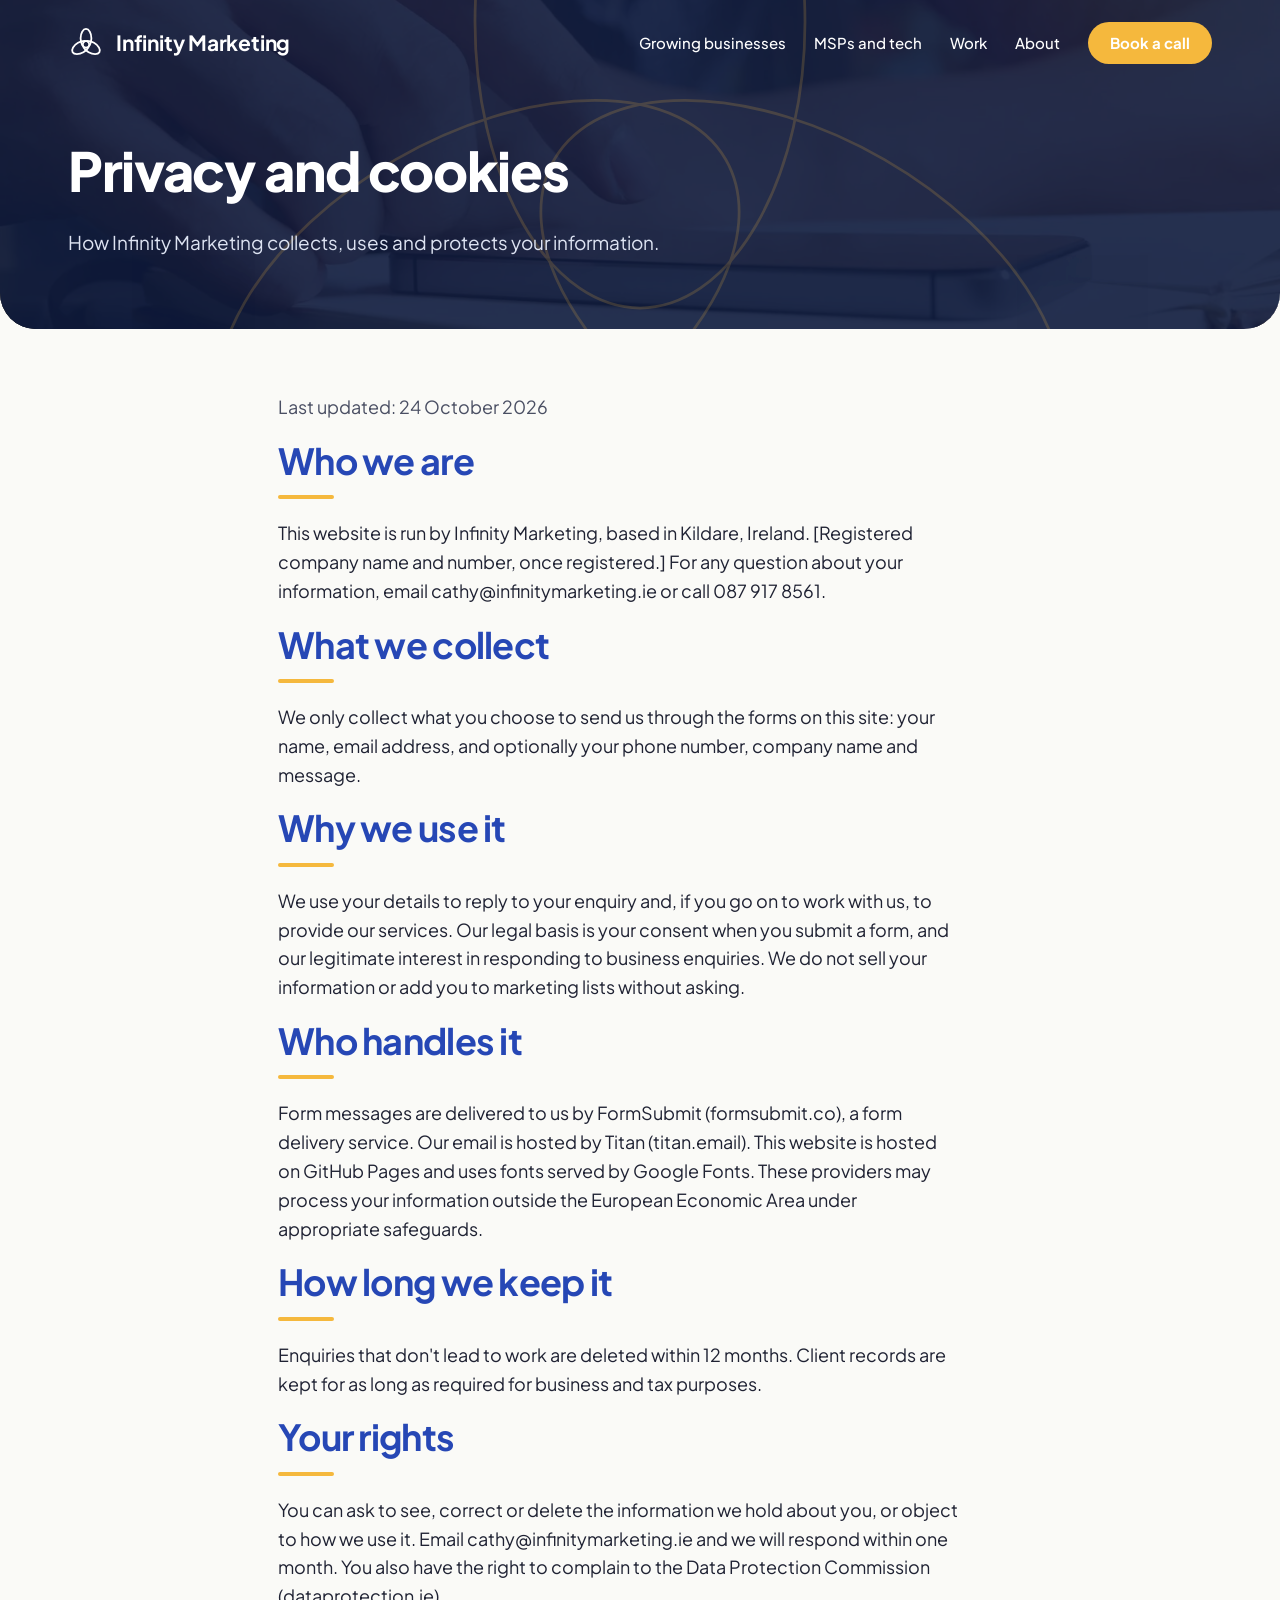
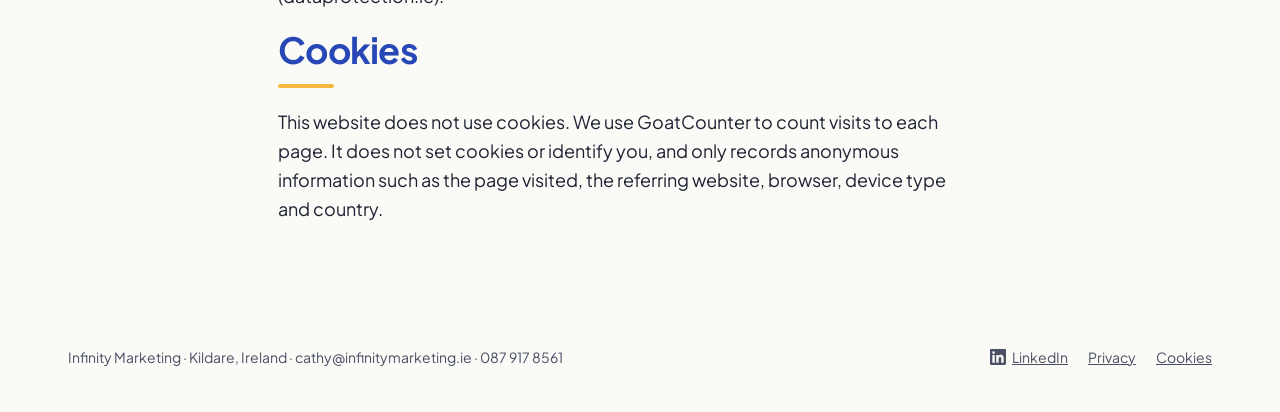
<file: privacy.html>
<!doctype html>
<html lang="en-IE">
<head>
<meta charset="utf-8">
<meta name="viewport" content="width=device-width, initial-scale=1, viewport-fit=cover">
<title>Privacy and Cookies | Infinity Marketing</title>
<meta name="description" content="How Infinity Marketing collects, uses and protects your information.">
<link rel="preconnect" href="https://fonts.googleapis.com"><link rel="stylesheet" href="https://fonts.googleapis.com/css2?family=Plus+Jakarta+Sans:ital,wght@0,400;0,500;0,600;0,700;0,800;1,500;1,600&display=swap">
<link rel="stylesheet" href="site.css">
<link rel="icon" href="favicon.svg" type="image/svg+xml">
<link rel="canonical" href="https://www.infinitymarketing.ie/privacy.html">
</head>
<body>
<div class="hero small t-contact">
<img class="hero-img" src="img/hero-contact-1600.webp" srcset="img/hero-contact-800.webp 800w, img/hero-contact-1600.webp 1600w" sizes="100vw" decoding="async" fetchpriority="high" alt="">
<div class="hero-wash"></div>
<svg class="hero-loops" viewBox="0 0 100 100" aria-hidden="true"><g class="drift" fill="none" stroke="#F5B83D" stroke-width="0.25"><ellipse cx="50" cy="37" rx="15" ry="26"></ellipse><ellipse cx="50" cy="37" rx="15" ry="26" transform="rotate(120 50 54)"></ellipse><ellipse cx="50" cy="37" rx="15" ry="26" transform="rotate(240 50 54)"></ellipse></g></svg>
<header class="wrap site-header">
<a class="brand" href="index.html"><svg width="36" height="36" viewBox="0 0 100 100" aria-hidden="true"><g fill="none" stroke="#FFFFFF" stroke-width="5"><ellipse cx="50" cy="37" rx="15" ry="26"></ellipse><ellipse cx="50" cy="37" rx="15" ry="26" transform="rotate(120 50 54)"></ellipse><ellipse cx="50" cy="37" rx="15" ry="26" transform="rotate(240 50 54)"></ellipse></g></svg>Infinity Marketing</a>
<button class="menu-btn" type="button" id="menu-btn" aria-expanded="false" aria-controls="site-nav" aria-label="Open menu"><svg width="24" height="24" viewBox="0 0 24 24" fill="none" stroke="#FFFFFF" stroke-width="2" stroke-linecap="round" stroke-linejoin="round" aria-hidden="true"><path d="M4 7h16M4 12h16M4 17h16"></path></svg></button>
<nav class="nav" id="site-nav" aria-label="Main"><a href="growing-businesses.html">Growing businesses</a><a href="msp-marketing.html">MSPs and tech</a><a href="work.html">Work</a><a href="about.html">About</a><a class="btn btn-amber" href="contact.html">Book a call</a></nav>
</header>
<section class="wrap hero-inner">

<h1 class="up">Privacy and cookies</h1>

<p class="lead up3">How Infinity Marketing collects, uses and protects your information.</p>


</section>
</div>
<section class="band" style="padding-top: 64px">
<div class="wrap prose" style="max-width: 820px">
<p class="note" style="margin-top: 0">Last updated: 24 October 2026</p>
<h2 class="h2">Who we are</h2>
<p style="margin-top: 20px">This website is run by Infinity Marketing, based in Kildare, Ireland. [Registered company name and number, once registered.] For any question about your information, email cathy@infinitymarketing.ie or call 087 917 8561.</p>
<h2 class="h2">What we collect</h2>
<p style="margin-top: 20px">We only collect what you choose to send us through the forms on this site: your name, email address, and optionally your phone number, company name and message.</p>
<h2 class="h2">Why we use it</h2>
<p style="margin-top: 20px">We use your details to reply to your enquiry and, if you go on to work with us, to provide our services. Our legal basis is your consent when you submit a form, and our legitimate interest in responding to business enquiries. We do not sell your information or add you to marketing lists without asking.</p>
<h2 class="h2">Who handles it</h2>
<p style="margin-top: 20px">Form messages are delivered to us by FormSubmit (formsubmit.co), a form delivery service. Our email is hosted by Titan (titan.email). This website is hosted on GitHub Pages and uses fonts served by Google Fonts. These providers may process your information outside the European Economic Area under appropriate safeguards.</p>
<h2 class="h2">How long we keep it</h2>
<p style="margin-top: 20px">Enquiries that don't lead to work are deleted within 12 months. Client records are kept for as long as required for business and tax purposes.</p>
<h2 class="h2">Your rights</h2>
<p style="margin-top: 20px">You can ask to see, correct or delete the information we hold about you, or object to how we use it. Email cathy@infinitymarketing.ie and we will respond within one month. You also have the right to complain to the Data Protection Commission (dataprotection.ie).</p>
<h2 class="h2" id="cookies">Cookies</h2>
<p style="margin-top: 20px">This website does not use cookies. We use GoatCounter to count visits to each page. It does not set cookies or identify you, and only records anonymous information such as the page visited, the referring website, browser, device type and country.</p>
</div>
</section>

<footer class="wrap site-footer">
<span>Infinity Marketing · Kildare, Ireland · cathy@infinitymarketing.ie · 087 917 8561</span>
<nav aria-label="Footer"><a class="li-link" href="https://www.linkedin.com/in/gilmartincathy/" target="_blank" rel="noopener" aria-label="Cathy Gilmartin on LinkedIn"><svg width="16" height="16" viewBox="0 0 24 24" fill="currentColor" aria-hidden="true"><path d="M20.45 20.45h-3.56v-5.57c0-1.33-.02-3.04-1.85-3.04-1.85 0-2.14 1.45-2.14 2.94v5.67H9.35V9h3.41v1.56h.05c.48-.9 1.64-1.85 3.37-1.85 3.6 0 4.27 2.37 4.27 5.46v6.28zM5.34 7.43a2.06 2.06 0 1 1 0-4.13 2.06 2.06 0 0 1 0 4.13zM7.12 20.45H3.56V9h3.56v11.45zM22.22 0H1.77C.79 0 0 .77 0 1.73v20.54C0 23.23.79 24 1.77 24h20.45c.98 0 1.78-.77 1.78-1.73V1.73C24 .77 23.2 0 22.22 0z"/></svg><span>LinkedIn</span></a><a href="privacy.html">Privacy</a><a href="privacy.html#cookies">Cookies</a></nav>
</footer>
<script>
(function () {
  var b = document.getElementById('menu-btn'), n = document.getElementById('site-nav');
  if (b && n) b.addEventListener('click', function () {
    var o = n.classList.toggle('open'); b.setAttribute('aria-expanded', o ? 'true' : 'false');
  });
  document.querySelectorAll('form.js-enquiry').forEach(function (f) {
    var t = f.parentNode.querySelector('.thanks'), err = f.querySelector('.form-error');
    f.addEventListener('submit', function (e) {
      e.preventDefault();
      if (!f.checkValidity()) { err.hidden = false; err.textContent = 'Please add your name, email and tick the consent box.'; return; }
      err.hidden = true;
      var done = function () { f.hidden = true; t.hidden = false; };
      var btn = f.querySelector('button'), label = btn.textContent; btn.disabled = true; btn.textContent = 'Sending';
      var data = {}; new FormData(f).forEach(function (v, k) { data[k] = v; });
      data._template = 'table'; data._captcha = 'false';
      fetch('https://formsubmit.co/ajax/cathy@infinitymarketing.ie', { method: 'POST', headers: { 'Content-Type': 'application/json', Accept: 'application/json' }, body: JSON.stringify(data) })
        .then(function (r) { if (!r.ok) throw 0; return r.json(); })
        .then(function (d) { if (d && (d.success === false || d.success === 'false')) throw 0; done(); })
        .catch(function () { btn.disabled = false; btn.textContent = label; err.hidden = false; err.textContent = 'Your message did not send. Please email cathy@infinitymarketing.ie or call 087 917 8561.'; });
    });
  });
})();
</script>
<script data-goatcounter="https://infinitymarketing.goatcounter.com/count" async src="//gc.zgo.at/count.js"></script>
</body>
</html>
</file>
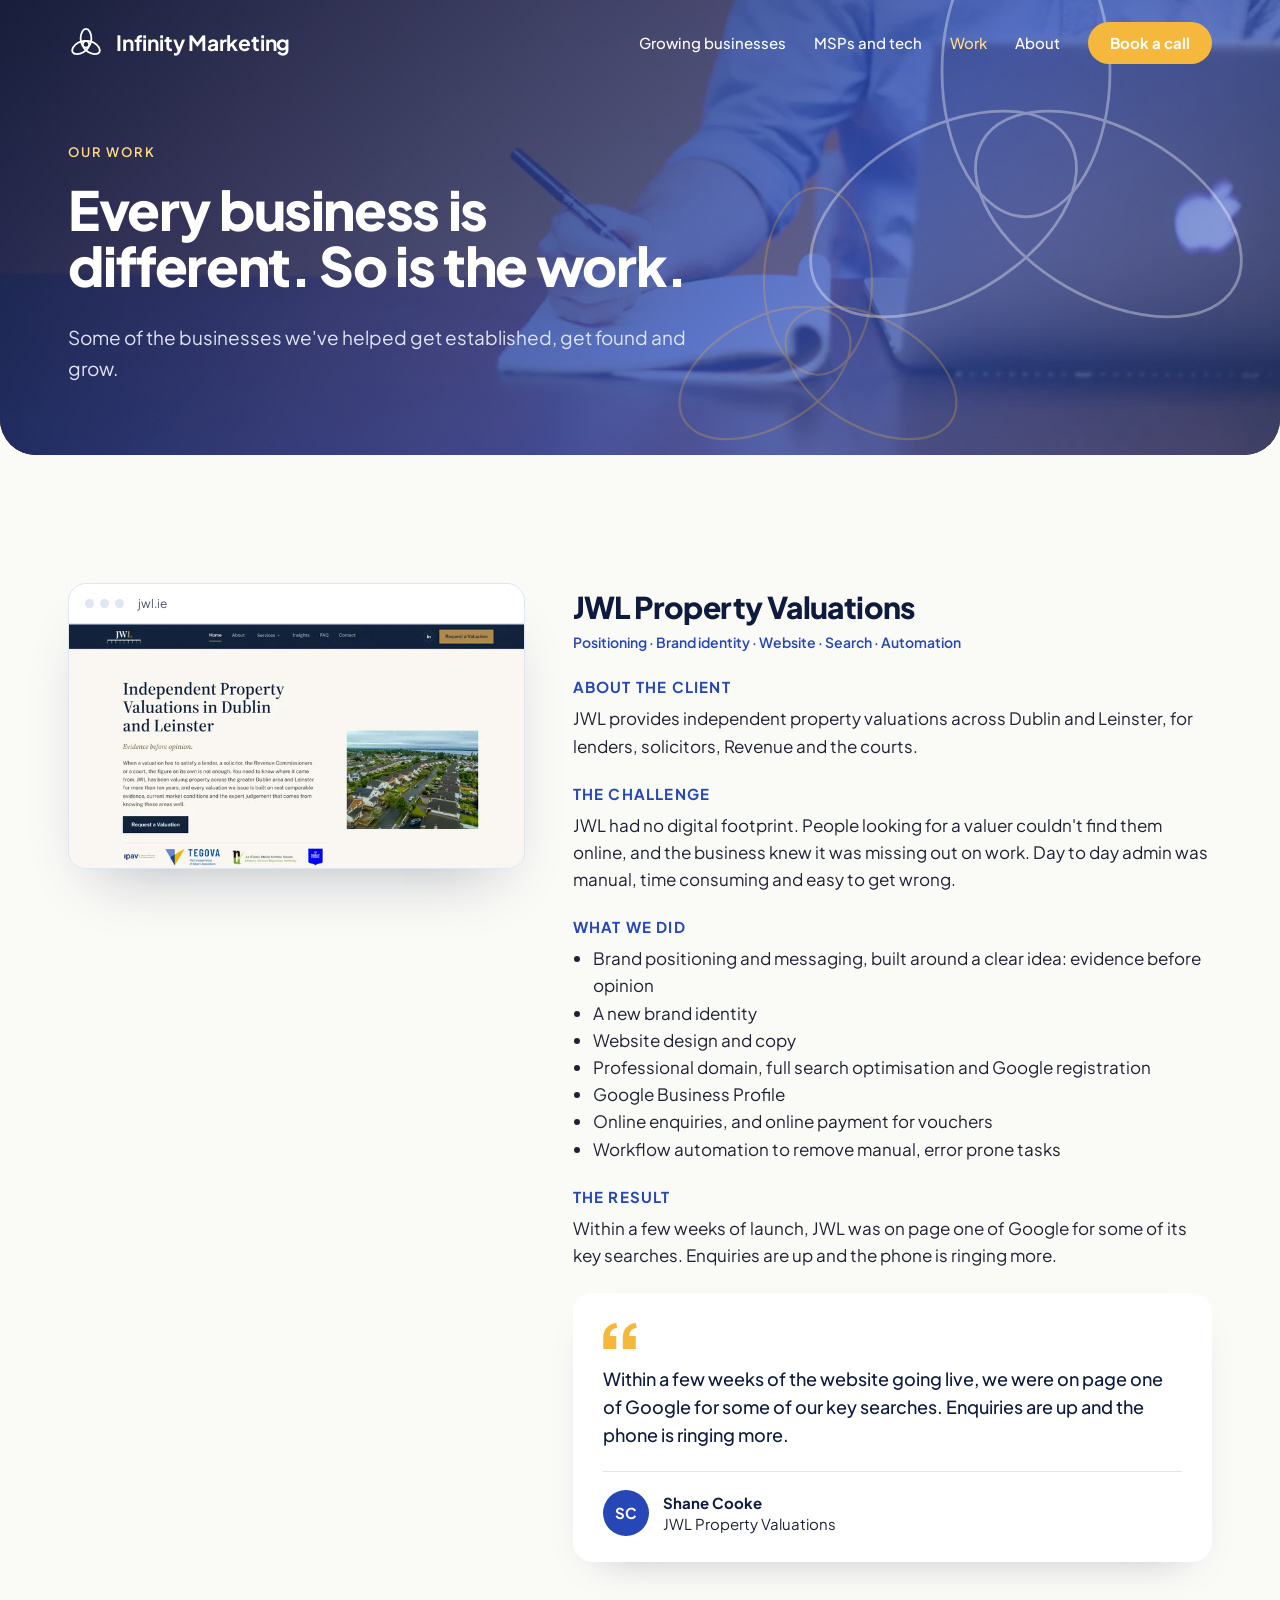
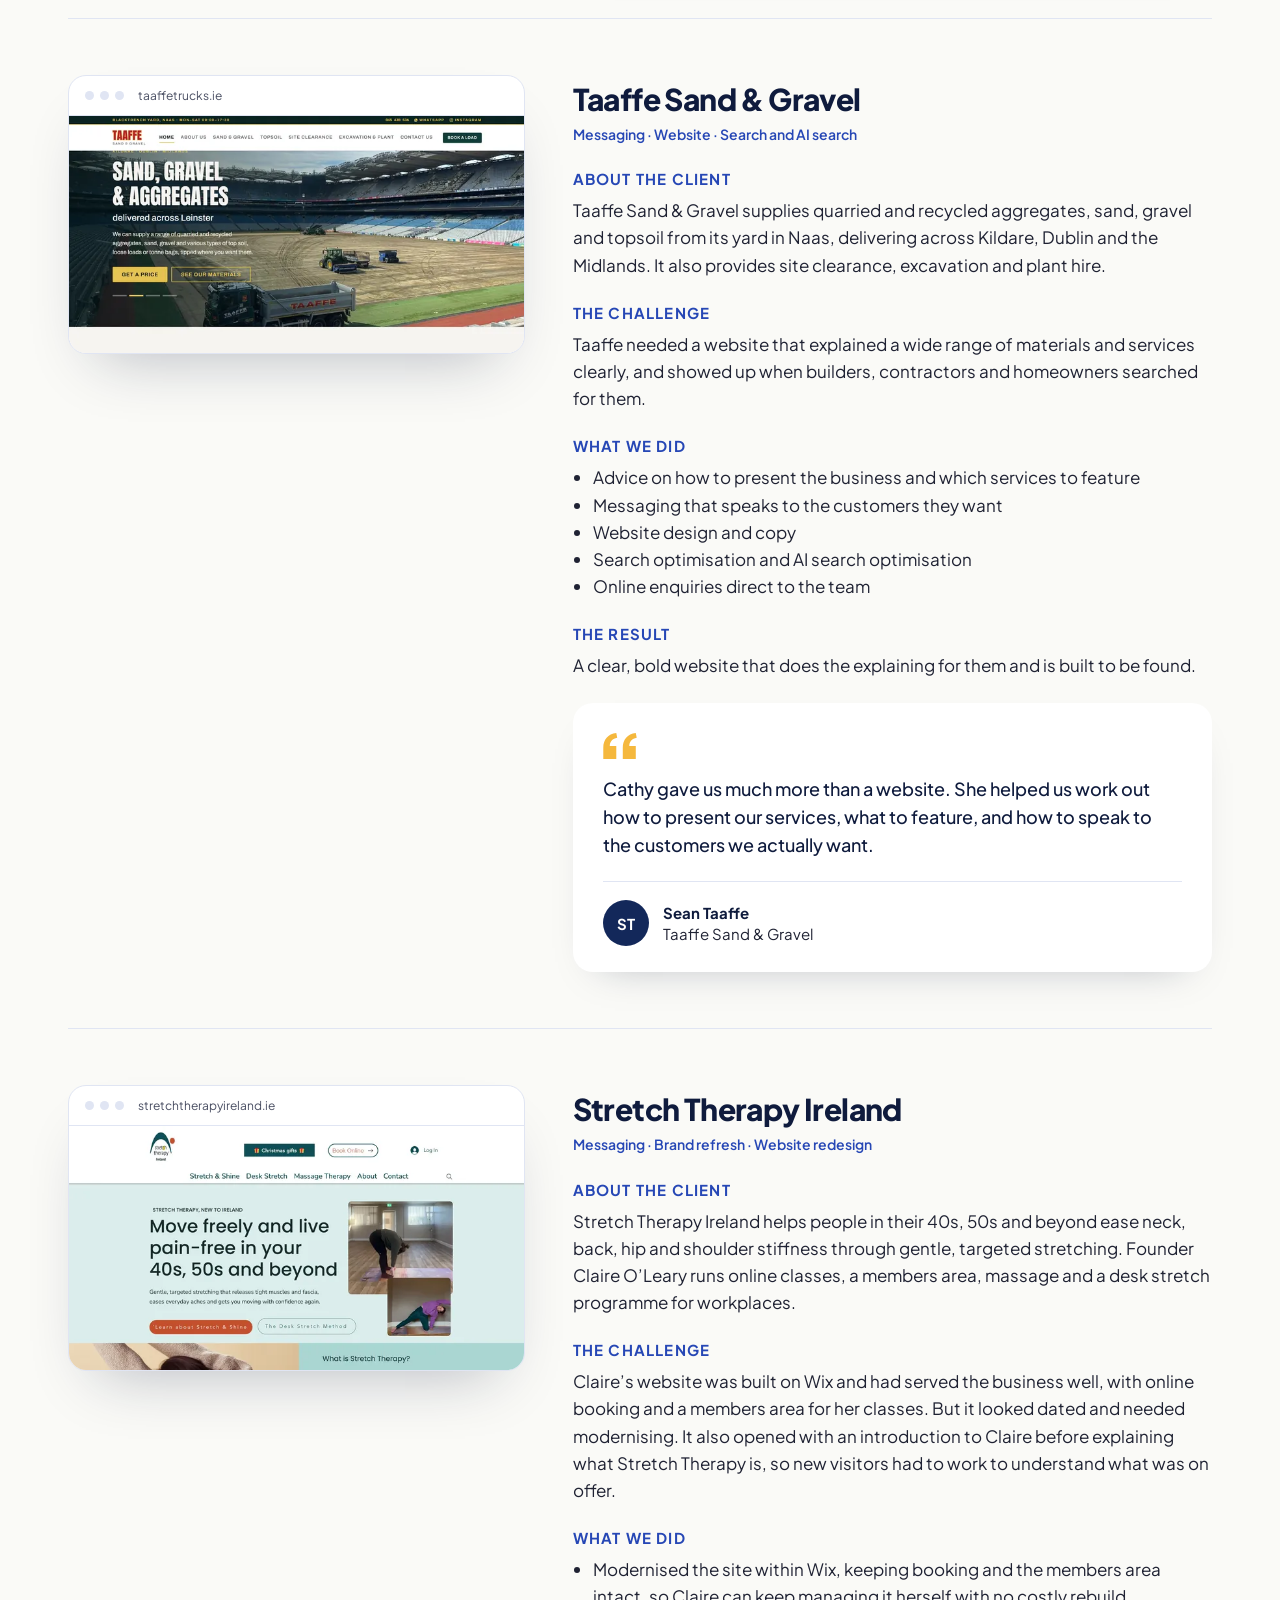
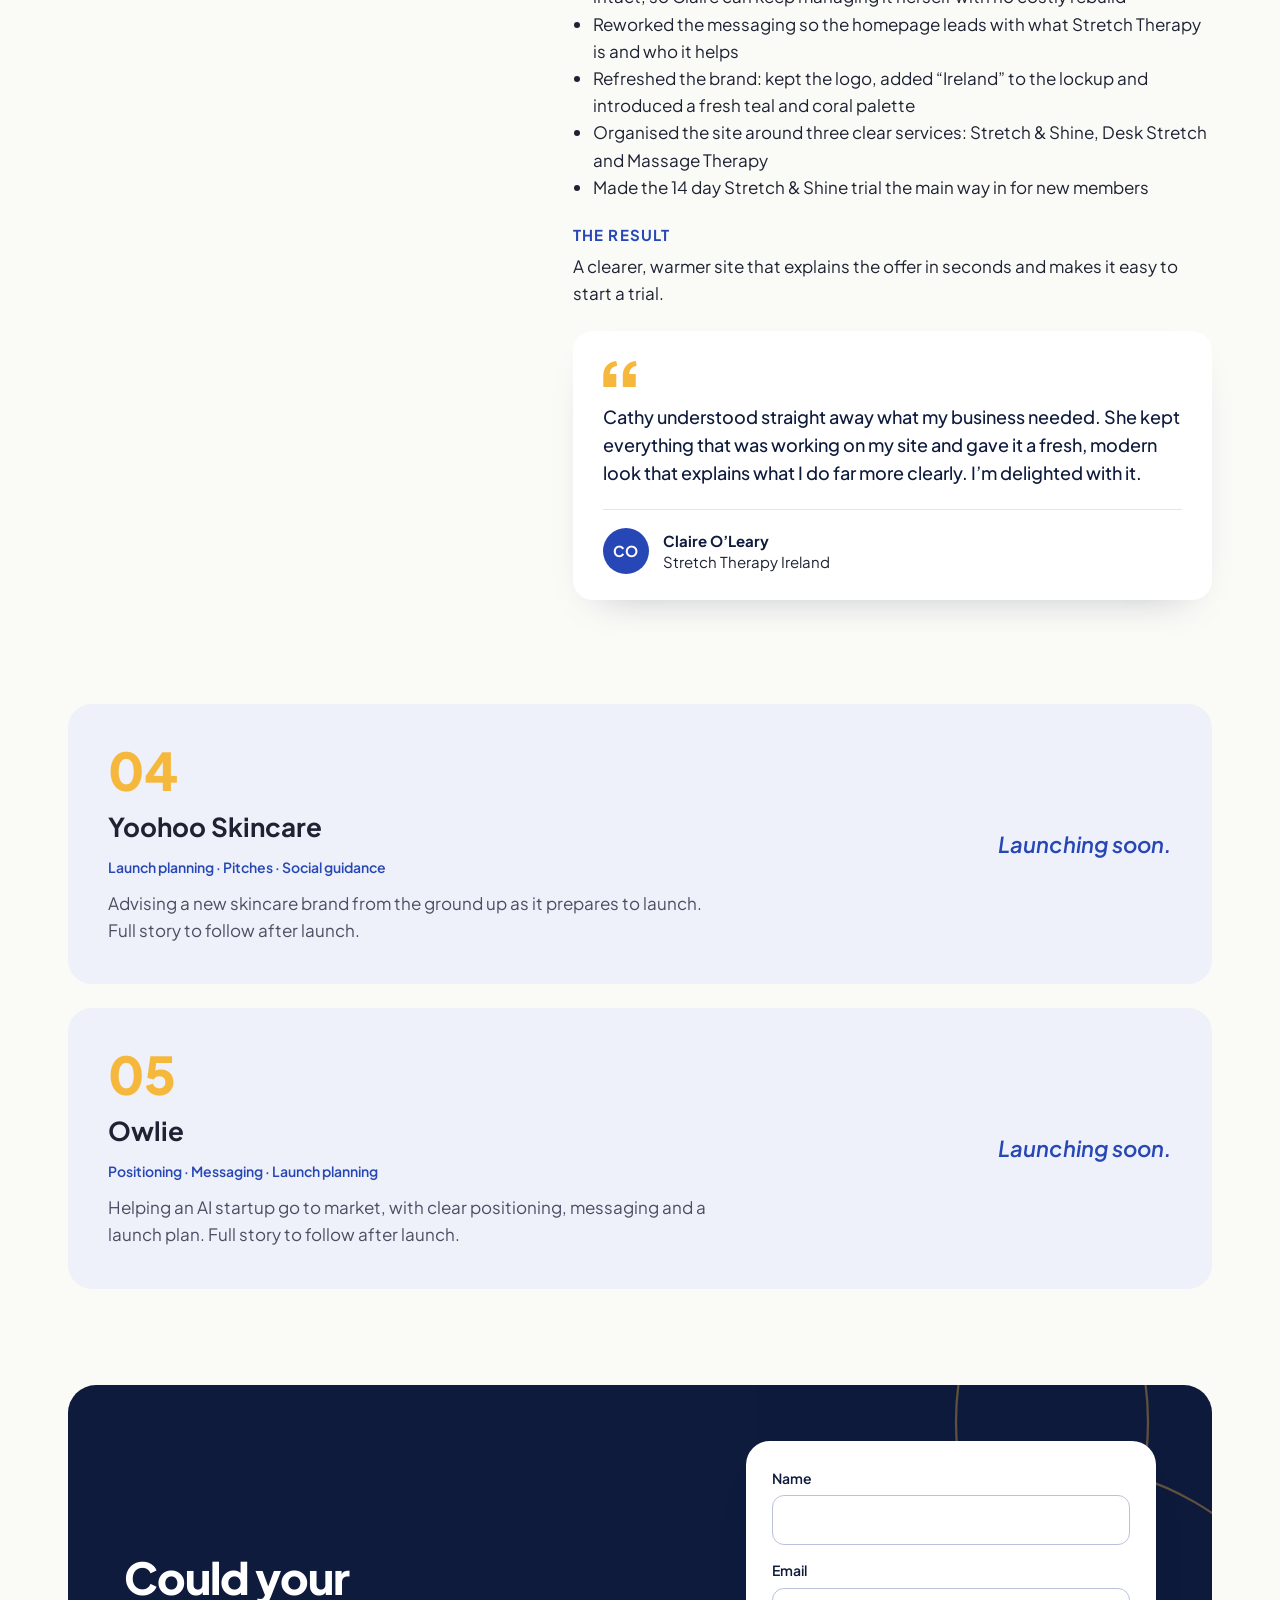
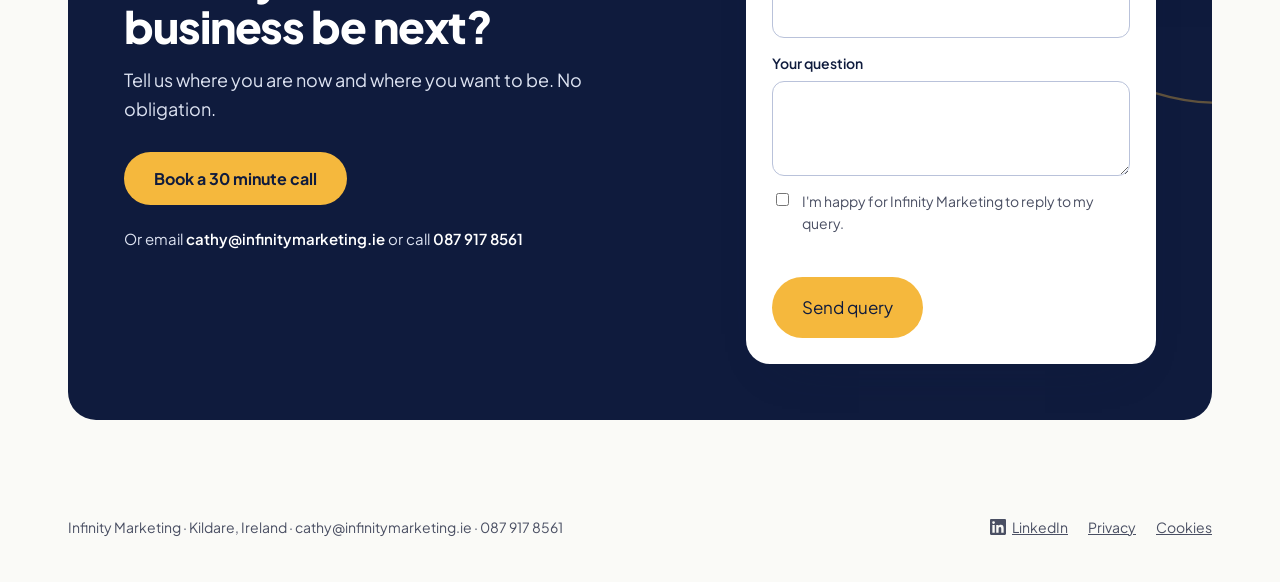
<file: work.html>
<!doctype html>
<html lang="en-IE">
<head>
<meta charset="utf-8">
<meta name="viewport" content="width=device-width, initial-scale=1, viewport-fit=cover">
<title>Our Work | Infinity Marketing</title>
<meta name="description" content="Websites, brands and marketing for growing Irish businesses, including JWL Property Valuations, Taaffe Sand and Gravel and Stretch Therapy Ireland.">
<link rel="preconnect" href="https://fonts.googleapis.com"><link rel="stylesheet" href="https://fonts.googleapis.com/css2?family=Plus+Jakarta+Sans:ital,wght@0,400;0,500;0,600;0,700;0,800;1,500;1,600&display=swap">
<link rel="stylesheet" href="site.css">
<link rel="icon" href="favicon.svg" type="image/svg+xml">
<link rel="canonical" href="https://www.infinitymarketing.ie/work.html">
</head>
<body>
<div class="hero small t-work">
<img class="hero-img" src="img/hero-work-1600.webp" srcset="img/hero-work-800.webp 800w, img/hero-work-1600.webp 1600w" sizes="100vw" decoding="async" fetchpriority="high" alt="">
<div class="hero-wash"></div>
<svg class="hero-loops" viewBox="0 0 100 100" aria-hidden="true"><g class="drift" fill="none" stroke="#FFFFFF" stroke-width="0.5"><ellipse cx="50" cy="37" rx="15" ry="26"></ellipse><ellipse cx="50" cy="37" rx="15" ry="26" transform="rotate(120 50 54)"></ellipse><ellipse cx="50" cy="37" rx="15" ry="26" transform="rotate(240 50 54)"></ellipse></g></svg><svg class="hero-loops second" viewBox="0 0 100 100" aria-hidden="true"><g class="drift" fill="none" stroke="#F5B83D" stroke-width="0.6"><ellipse cx="50" cy="37" rx="15" ry="26"></ellipse><ellipse cx="50" cy="37" rx="15" ry="26" transform="rotate(120 50 54)"></ellipse><ellipse cx="50" cy="37" rx="15" ry="26" transform="rotate(240 50 54)"></ellipse></g></svg>
<header class="wrap site-header">
<a class="brand" href="index.html"><svg width="36" height="36" viewBox="0 0 100 100" aria-hidden="true"><g fill="none" stroke="#FFFFFF" stroke-width="5"><ellipse cx="50" cy="37" rx="15" ry="26"></ellipse><ellipse cx="50" cy="37" rx="15" ry="26" transform="rotate(120 50 54)"></ellipse><ellipse cx="50" cy="37" rx="15" ry="26" transform="rotate(240 50 54)"></ellipse></g></svg>Infinity Marketing</a>
<button class="menu-btn" type="button" id="menu-btn" aria-expanded="false" aria-controls="site-nav" aria-label="Open menu"><svg width="24" height="24" viewBox="0 0 24 24" fill="none" stroke="#FFFFFF" stroke-width="2" stroke-linecap="round" stroke-linejoin="round" aria-hidden="true"><path d="M4 7h16M4 12h16M4 17h16"></path></svg></button>
<nav class="nav" id="site-nav" aria-label="Main"><a href="growing-businesses.html">Growing businesses</a><a href="msp-marketing.html">MSPs and tech</a><a href="work.html" aria-current="page">Work</a><a href="about.html">About</a><a class="btn btn-amber" href="contact.html">Book a call</a></nav>
</header>
<section class="wrap hero-inner">
<p class="eyebrow up">Our work</p>
<h1 class="up">Every business is different. So is the work.</h1>

<p class="lead up3">Some of the businesses we've helped get established, get found and grow.</p>


</section>
</div>
<section class="band">
<div class="wrap">
<article class="case" id="jwl">
<div><figure class="shot"><div class="bar"><i></i><i></i><i></i><span style="margin-left: 8px">jwl.ie</span></div><img src="img/work-jwl-1400.webp" srcset="img/work-jwl-700.webp 700w, img/work-jwl-1400.webp 1400w" sizes="(max-width: 900px) 100vw, 700px" decoding="async" loading="lazy" alt="JWL Property Valuations website"></figure></div>
<div>
<h2 style="font-size: 30px; font-weight: 800; letter-spacing: -0.02em; color: var(--ink)">JWL Property Valuations</h2>
<p class="tags">Positioning · Brand identity · Website · Search · Automation</p>
<h3>About the client</h3><p>JWL provides independent property valuations across Dublin and Leinster, for lenders, solicitors, Revenue and the courts.</p>
<h3>The challenge</h3><p>JWL had no digital footprint. People looking for a valuer couldn't find them online, and the business knew it was missing out on work. Day to day admin was manual, time consuming and easy to get wrong.</p>
<h3>What we did</h3><ul><li>Brand positioning and messaging, built around a clear idea: evidence before opinion</li><li>A new brand identity</li><li>Website design and copy</li><li>Professional domain, full search optimisation and Google registration</li><li>Google Business Profile</li><li>Online enquiries, and online payment for vouchers</li><li>Workflow automation to remove manual, error prone tasks</li></ul>
<h3>The result</h3><p>Within a few weeks of launch, JWL was on page one of Google for some of its key searches. Enquiries are up and the phone is ringing more.</p>
<div class="tgrid" style="grid-template-columns: minmax(0, 1fr); margin-top: 24px"><figure class="tcard">
<svg width="34" height="26" viewBox="0 0 36 28" aria-hidden="true"><path d="M0 28V16C0 7 5 1 14 0l1 5c-5 1-8 4-8 9h7v14zm21 0V16c0-9 5-15 14-16l1 5c-5 1-8 4-8 9h7v14z" fill="#F5B83D"></path></svg>
<blockquote>Within a few weeks of the website going live, we were on page one of Google for some of our key searches. Enquiries are up and the phone is ringing more.</blockquote>
<figcaption><span class="avatar" style="background: #2647B5" aria-hidden="true">SC</span><span><strong>Shane Cooke</strong>JWL Property Valuations</span></figcaption>
</figure></div>
</div>
</article>
<article class="case" id="taaffe">
<div><figure class="shot"><div class="bar"><i></i><i></i><i></i><span style="margin-left: 8px">taaffetrucks.ie</span></div><img src="img/work-taaffe-1400.webp" srcset="img/work-taaffe-700.webp 700w, img/work-taaffe-1400.webp 1400w" sizes="(max-width: 900px) 100vw, 700px" decoding="async" loading="lazy" alt="Taaffe Sand and Gravel website"></figure></div>
<div>
<h2 style="font-size: 30px; font-weight: 800; letter-spacing: -0.02em; color: var(--ink)">Taaffe Sand &amp; Gravel</h2>
<p class="tags">Messaging · Website · Search and AI search</p>
<h3>About the client</h3><p>Taaffe Sand &amp; Gravel supplies quarried and recycled aggregates, sand, gravel and topsoil from its yard in Naas, delivering across Kildare, Dublin and the Midlands. It also provides site clearance, excavation and plant hire.</p>
<h3>The challenge</h3><p>Taaffe needed a website that explained a wide range of materials and services clearly, and showed up when builders, contractors and homeowners searched for them.</p>
<h3>What we did</h3><ul><li>Advice on how to present the business and which services to feature</li><li>Messaging that speaks to the customers they want</li><li>Website design and copy</li><li>Search optimisation and AI search optimisation</li><li>Online enquiries direct to the team</li></ul>
<h3>The result</h3><p>A clear, bold website that does the explaining for them and is built to be found.</p>
<div class="tgrid" style="grid-template-columns: minmax(0, 1fr); margin-top: 24px"><figure class="tcard">
<svg width="34" height="26" viewBox="0 0 36 28" aria-hidden="true"><path d="M0 28V16C0 7 5 1 14 0l1 5c-5 1-8 4-8 9h7v14zm21 0V16c0-9 5-15 14-16l1 5c-5 1-8 4-8 9h7v14z" fill="#F5B83D"></path></svg>
<blockquote>Cathy gave us much more than a website. She helped us work out how to present our services, what to feature, and how to speak to the customers we actually want.</blockquote>
<figcaption><span class="avatar" style="background: #13285A" aria-hidden="true">ST</span><span><strong>Sean Taaffe</strong>Taaffe Sand &amp; Gravel</span></figcaption>
</figure></div>
</div>
</article>
<article class="case" id="stretch">
<div><figure class="shot"><div class="bar"><i></i><i></i><i></i><span style="margin-left: 8px">stretchtherapyireland.ie</span></div><img src="img/work-stretch-1400.webp" srcset="img/work-stretch-700.webp 700w, img/work-stretch-1400.webp 1400w" sizes="(max-width: 900px) 100vw, 700px" decoding="async" loading="lazy" alt="Stretch Therapy Ireland website"></figure></div>
<div>
<h2 style="font-size: 30px; font-weight: 800; letter-spacing: -0.02em; color: var(--ink)">Stretch Therapy Ireland</h2>
<p class="tags">Messaging · Brand refresh · Website redesign</p>
<h3>About the client</h3><p>Stretch Therapy Ireland helps people in their 40s, 50s and beyond ease neck, back, hip and shoulder stiffness through gentle, targeted stretching. Founder Claire O&#8217;Leary runs online classes, a members area, massage and a desk stretch programme for workplaces.</p>
<h3>The challenge</h3><p>Claire&#8217;s website was built on Wix and had served the business well, with online booking and a members area for her classes. But it looked dated and needed modernising. It also opened with an introduction to Claire before explaining what Stretch Therapy is, so new visitors had to work to understand what was on offer.</p>
<h3>What we did</h3><ul><li>Modernised the site within Wix, keeping booking and the members area intact, so Claire can keep managing it herself with no costly rebuild</li><li>Reworked the messaging so the homepage leads with what Stretch Therapy is and who it helps</li><li>Refreshed the brand: kept the logo, added &#8220;Ireland&#8221; to the lockup and introduced a fresh teal and coral palette</li><li>Organised the site around three clear services: Stretch &amp; Shine, Desk Stretch and Massage Therapy</li><li>Made the 14 day Stretch &amp; Shine trial the main way in for new members</li></ul>
<h3>The result</h3><p>A clearer, warmer site that explains the offer in seconds and makes it easy to start a trial.</p>
<div class="tgrid" style="grid-template-columns: minmax(0, 1fr); margin-top: 24px"><figure class="tcard">
<svg width="34" height="26" viewBox="0 0 36 28" aria-hidden="true"><path d="M0 28V16C0 7 5 1 14 0l1 5c-5 1-8 4-8 9h7v14zm21 0V16c0-9 5-15 14-16l1 5c-5 1-8 4-8 9h7v14z" fill="#F5B83D"></path></svg>
<blockquote>Cathy understood straight away what my business needed. She kept everything that was working on my site and gave it a fresh, modern look that explains what I do far more clearly. I&#8217;m delighted with it.</blockquote>
<figcaption><span class="avatar" style="background: #2647B5" aria-hidden="true">CO</span><span><strong>Claire O&#8217;Leary</strong>Stretch Therapy Ireland</span></figcaption>
</figure></div>
</div>
</article>
<div class="soon" id="yoohoo"><div><div class="work-num">04</div><h3 style="margin-top: 10px; font-size: 26px; font-weight: 700">Yoohoo Skincare</h3><p class="tags">Launch planning · Pitches · Social guidance</p><p style="margin: 12px 0 0; color: var(--muted); max-width: 620px">Advising a new skincare brand from the ground up as it prepares to launch. Full story to follow after launch.</p></div><em>Launching soon.</em></div>
<div class="soon" id="owlie" style="margin-top: 24px"><div><div class="work-num">05</div><h3 style="margin-top: 10px; font-size: 26px; font-weight: 700">Owlie</h3><p class="tags">Positioning · Messaging · Launch planning</p><p style="margin: 12px 0 0; color: var(--muted); max-width: 620px">Helping an AI startup go to market, with clear positioning, messaging and a launch plan. Full story to follow after launch.</p></div><em>Launching soon.</em></div>
</div>
</section>
<section class="wrap" style="padding-block: 24px 64px">
<div class="cta">
<svg class="loops" viewBox="0 0 100 100" aria-hidden="true"><g class="drift" fill="none" stroke="#F5B83D" stroke-width="0.35"><ellipse cx="50" cy="37" rx="15" ry="26"></ellipse><ellipse cx="50" cy="37" rx="15" ry="26" transform="rotate(120 50 54)"></ellipse><ellipse cx="50" cy="37" rx="15" ry="26" transform="rotate(240 50 54)"></ellipse></g></svg>
<div class="cta-grid">
<div><h2>Could your business be next?</h2><p>Tell us where you are now and where you want to be. No obligation.</p><a class="btn btn-amber" href="contact.html">Book a 30 minute call</a><p class="direct">Or email <b>cathy@infinitymarketing.ie</b> or call <b>087 917 8561</b></p></div>
<div>
<form class="form quick js-enquiry" novalidate>
<input type="hidden" name="_subject" value="Quick query from infinitymarketing.ie">
<input type="text" name="_honey" class="hp" tabindex="-1" autocomplete="off" aria-hidden="true">
<label for="q-name-x">Name<input id="q-name-x" name="name" type="text" required autocomplete="name"></label>
<label for="q-email-x">Email<input id="q-email-x" name="email" type="email" required autocomplete="email"></label>
<label for="q-msg-x">Your question<textarea id="q-msg-x" name="message" rows="3"></textarea></label>
<label class="consent" for="q-consent-x"><input id="q-consent-x" type="checkbox" required> <span>I'm happy for Infinity Marketing to reply to my query.</span></label>
<p class="form-error" hidden></p>
<button class="btn btn-amber" type="submit">Send query</button>
</form>
<p class="thanks" hidden>Thanks, your query is on its way to Cathy. You&#8217;ll hear back within one working day.</p>
</div>
</div>
</div>
</section>

<footer class="wrap site-footer">
<span>Infinity Marketing · Kildare, Ireland · cathy@infinitymarketing.ie · 087 917 8561</span>
<nav aria-label="Footer"><a class="li-link" href="https://www.linkedin.com/in/gilmartincathy/" target="_blank" rel="noopener" aria-label="Cathy Gilmartin on LinkedIn"><svg width="16" height="16" viewBox="0 0 24 24" fill="currentColor" aria-hidden="true"><path d="M20.45 20.45h-3.56v-5.57c0-1.33-.02-3.04-1.85-3.04-1.85 0-2.14 1.45-2.14 2.94v5.67H9.35V9h3.41v1.56h.05c.48-.9 1.64-1.85 3.37-1.85 3.6 0 4.27 2.37 4.27 5.46v6.28zM5.34 7.43a2.06 2.06 0 1 1 0-4.13 2.06 2.06 0 0 1 0 4.13zM7.12 20.45H3.56V9h3.56v11.45zM22.22 0H1.77C.79 0 0 .77 0 1.73v20.54C0 23.23.79 24 1.77 24h20.45c.98 0 1.78-.77 1.78-1.73V1.73C24 .77 23.2 0 22.22 0z"/></svg><span>LinkedIn</span></a><a href="privacy.html">Privacy</a><a href="privacy.html#cookies">Cookies</a></nav>
</footer>
<script>
(function () {
  var b = document.getElementById('menu-btn'), n = document.getElementById('site-nav');
  if (b && n) b.addEventListener('click', function () {
    var o = n.classList.toggle('open'); b.setAttribute('aria-expanded', o ? 'true' : 'false');
  });
  document.querySelectorAll('form.js-enquiry').forEach(function (f) {
    var t = f.parentNode.querySelector('.thanks'), err = f.querySelector('.form-error');
    f.addEventListener('submit', function (e) {
      e.preventDefault();
      if (!f.checkValidity()) { err.hidden = false; err.textContent = 'Please add your name, email and tick the consent box.'; return; }
      err.hidden = true;
      var done = function () { f.hidden = true; t.hidden = false; };
      var btn = f.querySelector('button'), label = btn.textContent; btn.disabled = true; btn.textContent = 'Sending';
      var data = {}; new FormData(f).forEach(function (v, k) { data[k] = v; });
      data._template = 'table'; data._captcha = 'false';
      fetch('https://formsubmit.co/ajax/cathy@infinitymarketing.ie', { method: 'POST', headers: { 'Content-Type': 'application/json', Accept: 'application/json' }, body: JSON.stringify(data) })
        .then(function (r) { if (!r.ok) throw 0; return r.json(); })
        .then(function (d) { if (d && (d.success === false || d.success === 'false')) throw 0; done(); })
        .catch(function () { btn.disabled = false; btn.textContent = label; err.hidden = false; err.textContent = 'Your message did not send. Please email cathy@infinitymarketing.ie or call 087 917 8561.'; });
    });
  });
})();
</script>
<script data-goatcounter="https://infinitymarketing.goatcounter.com/count" async src="//gc.zgo.at/count.js"></script>
</body>
</html>
</file>
<file: site.css>
/* Infinity Marketing draft site. Light, single theme by design (approved Colourway 2). */
/* Layout: photo hero with navy wash, then light bands with rounded cards and wave dividers */
:root {
  --cobalt: #2647B5;
  --navy: #13285A;
  --ink: #0F1B3D;
  --amber: #F5B83D;
  --amber-soft: #FFD98A;
  --stone: #EEF1F9;
  --line: #E0E5F3;
  --page: #FAFAF7;
  --card: #FFFFFF;
  --text: #1F2233;
  --muted: #4A4F63;
  --on-dark: #FFFFFF;
  --on-dark-muted: #DDE3F2;
  --draft: #8A4B2A;
  --font: 'Plus Jakarta Sans', system-ui, -apple-system, 'Segoe UI', Roboto, sans-serif;
  color-scheme: light;
}
* { box-sizing: border-box; }
html { scroll-behavior: smooth; }
body { margin: 0; background: var(--page); color: var(--text); font-family: var(--font); font-size: 17px; line-height: 1.6; }
img { max-width: 100%; display: block; }
a { color: var(--cobalt); }
a:hover { color: var(--ink); }
:focus-visible { outline: 3px solid var(--amber); outline-offset: 3px; border-radius: 4px; }
h1, h2, h3 { text-wrap: balance; margin: 0; }

.wrap { max-width: 1240px; margin: 0 auto; padding-left: max(20px, env(safe-area-inset-left, 0px)); padding-right: max(20px, env(safe-area-inset-right, 0px)); }
@media (min-width: 900px) { .wrap { padding-left: max(48px, env(safe-area-inset-left, 0px)); padding-right: max(48px, env(safe-area-inset-right, 0px)); } }

/* Hero */
.hero { position: relative; overflow: hidden; background: var(--ink); color: var(--on-dark); border-radius: 0 0 36px 36px; }
.hero-img { position: absolute; inset: 0; width: 100%; height: 100%; object-fit: cover; animation: zoom 18s ease-in-out infinite alternate; }
.hero-wash { position: absolute; inset: 0; background: linear-gradient(90deg, rgba(15,27,61,0.94) 0%, rgba(15,27,61,0.8) 45%, rgba(15,27,61,0.3) 100%); }
.hero-loops { position: absolute; right: -10%; top: -25%; width: 900px; max-width: 95%; aspect-ratio: 1; opacity: 0.22; pointer-events: none; }
.hero-inner { position: relative; padding-block: 88px 96px; }
.hero.small .hero-inner { padding-block: 56px 72px; }
.eyebrow { margin: 0 0 18px; font-size: 13px; font-weight: 600; letter-spacing: 0.14em; text-transform: uppercase; color: var(--amber-soft); }
.hero h1 { max-width: 880px; font-size: clamp(38px, 6vw, 68px); font-weight: 800; line-height: 1.05; letter-spacing: -0.025em; }
.hero.small h1 { font-size: clamp(34px, 5vw, 54px); }
.hero .second { margin: 12px 0 0; font-size: clamp(28px, 4.2vw, 48px); font-weight: 600; line-height: 1.12; letter-spacing: -0.02em; }
.hero .second em { color: var(--amber-soft); }
.hero .lead { margin: 28px 0 0; max-width: 640px; font-size: 19px; color: var(--on-dark-muted); }
.hero-actions { display: flex; flex-wrap: wrap; gap: 14px; margin-top: 32px; }
.proof { display: flex; flex-wrap: wrap; gap: 14px 36px; margin-top: 48px; padding-top: 24px; border-top: 1px solid rgba(255,255,255,0.18); max-width: 1040px; font-size: 15px; color: var(--on-dark-muted); }
.proof span { display: flex; align-items: center; gap: 10px; }
.proof svg { flex: none; }
.up { animation: up 0.9s ease-out backwards; }
.up2 { animation: up 0.9s ease-out 0.2s backwards; }
.up3 { animation: up 0.9s ease-out 0.4s backwards; }

/* Header */
.site-header { position: relative; z-index: 5; display: flex; justify-content: space-between; align-items: center; gap: 20px; padding-block: 22px; }
.brand { display: flex; align-items: center; gap: 12px; color: var(--on-dark); text-decoration: none; font-weight: 700; font-size: 21px; letter-spacing: -0.01em; }
.brand:hover { color: var(--on-dark); }
.nav { display: flex; align-items: center; gap: 28px; font-size: 15px; font-weight: 500; }
.nav a { color: var(--on-dark); text-decoration: none; }
.nav a[aria-current="page"] { color: var(--amber-soft); }
.nav a:hover { color: var(--amber-soft); }
.menu-btn { display: none; background: transparent; border: 1px solid rgba(255,255,255,0.4); color: var(--on-dark); border-radius: 999px; width: 46px; height: 46px; cursor: pointer; }
@media (max-width: 900px) {
  .menu-btn { display: inline-flex; align-items: center; justify-content: center; }
  .nav { display: none; position: absolute; top: 76px; left: 0; right: 0; flex-direction: column; align-items: stretch; gap: 0; background: var(--ink); border-radius: 18px; padding: 10px; box-shadow: 0 20px 40px -20px rgba(0,0,0,0.5); }
  .nav.open { display: flex; }
  .nav a { padding: 14px 16px; border-radius: 12px; }
  .nav .btn { margin-top: 8px; text-align: center; }
}

/* Buttons */
.btn { display: inline-block; padding: 15px 28px; border-radius: 999px; font-weight: 700; font-size: 16px; text-decoration: none; line-height: 1.2; border: 2px solid transparent; transition: transform .2s ease, background .2s ease; }
.btn:hover { transform: translateY(-2px); }
.btn-amber { background: var(--amber); color: var(--ink); }
.btn-amber:hover { color: var(--ink); background: var(--amber-soft); }
.btn-ghost { border-color: rgba(255,255,255,0.55); color: var(--on-dark); }
.btn-ghost:hover { color: var(--on-dark); border-color: var(--on-dark); }
.btn-cobalt { background: var(--cobalt); color: var(--on-dark); }
.btn-cobalt:hover { color: var(--on-dark); background: var(--navy); }
.nav .btn { padding: 10px 20px; font-size: 15px; }

/* Sections */
.band { padding-block: 72px; }
.band.tight { padding-block: 56px; }
.band.stone { background: var(--stone); }
.band.white { background: var(--card); }
.h2 { font-size: clamp(28px, 3.4vw, 36px); font-weight: 700; line-height: 1.15; letter-spacing: -0.02em; color: var(--cobalt); }
.h2::after { content: ""; display: block; width: 56px; height: 4px; border-radius: 4px; background: var(--amber); margin-top: 14px; }
.intro { margin: 14px 0 0; max-width: 680px; font-size: 18px; color: var(--muted); }
.wave { display: block; width: 100%; height: 70px; }

/* Route cards */
.vcards { display: grid; grid-template-columns: repeat(2, minmax(0, 1fr)); gap: 28px; margin-top: 36px; }
.vcard { display: flex; flex-direction: column; background: var(--card); border-radius: 24px; overflow: hidden; text-decoration: none; color: var(--text); box-shadow: 0 24px 50px -30px rgba(15,27,61,0.35); transition: transform .25s ease, box-shadow .25s ease; }
.vcard:hover { color: var(--text); transform: translateY(-8px); box-shadow: 0 34px 60px -30px rgba(15,27,61,0.5); }
.vcard-photo { position: relative; aspect-ratio: 480 / 260; overflow: hidden; background: var(--navy); }
.vcard-photo img { position: absolute; inset: 0; width: 100%; height: 100%; object-fit: cover; animation: zoom 14s ease-in-out infinite alternate; }
.vcard + .vcard .vcard-photo img { animation-delay: -7s; }
.vcard-photo .wash { position: absolute; inset: 0; background: linear-gradient(160deg, rgba(15,27,61,0.05) 0%, rgba(15,27,61,0.35) 45%, rgba(19,40,90,0.8) 100%); }
.vcard-photo svg { position: absolute; width: 115%; height: 210%; left: 42%; top: -60%; opacity: 0.55; }
.vcard-num { position: absolute; z-index: 2; left: 28px; top: 22px; font-weight: 700; font-size: 20px; color: var(--amber); }
.vcard-body { padding: 32px 36px 36px; display: flex; flex-direction: column; flex: 1; }
.vcard-body h3 { font-size: 30px; font-weight: 700; letter-spacing: -0.02em; line-height: 1.15; }
.vcard-body > p { margin: 12px 0 0; color: var(--muted); }
.pts { list-style: none; margin: 22px 0 0; padding: 0; }
.pts li { display: flex; gap: 12px; padding: 12px 0; border-top: 1px dashed #CCD3E8; }
.pts li:last-child { border-bottom: 1px dashed #CCD3E8; }
.pts li svg { flex: none; margin-top: 4px; }
.pts strong { color: var(--ink); font-weight: 700; }
.pts span span { display: block; font-size: 15px; color: var(--muted); }
.more { margin-top: auto; padding-top: 28px; display: flex; align-items: center; gap: 10px; font-weight: 700; color: var(--cobalt); }

/* About strip */
.why { display: grid; grid-template-columns: minmax(0, 4fr) minmax(0, 8fr); gap: 48px; align-items: start; }
.why img { width: 100%; aspect-ratio: 4 / 5; object-fit: cover; object-position: 50% 20%; border-radius: 20px; margin-top: 24px; }
.quote-big { margin: 18px 0 0; font-size: clamp(22px, 2.6vw, 30px); font-weight: 600; line-height: 1.35; letter-spacing: -0.015em; color: var(--ink); }
.quote-big em { color: var(--cobalt); font-style: normal; }
.creds { display: flex; flex-wrap: wrap; gap: 8px; margin-top: 28px; padding: 0; list-style: none; }
.creds li { background: var(--card); border: 1px solid var(--line); border-radius: 999px; padding: 6px 14px; font-size: 14px; color: var(--muted); }

/* Principles */
.ways { display: grid; grid-template-columns: repeat(3, minmax(0, 1fr)); gap: 40px; }
.badge { display: flex; align-items: center; justify-content: center; width: 54px; height: 54px; border-radius: 999px; background: var(--amber); margin-bottom: 16px; }
.ways h3 { font-size: 22px; font-weight: 700; color: var(--cobalt); }
.ways p { margin: 10px 0 0; color: var(--muted); }

/* Work */
.work-row { display: grid; grid-template-columns: minmax(0, 7fr) minmax(0, 5fr); gap: 48px; align-items: center; margin-top: 48px; }
.work-row.flip { grid-template-columns: minmax(0, 5fr) minmax(0, 7fr); }
.work-row.flip .shot { order: 2; }
.shot { margin: 0; overflow: hidden; border-radius: 18px; background: var(--card); border: 1px solid var(--line); box-shadow: 0 30px 60px -30px rgba(15,27,61,0.3); }
.shot .bar { display: flex; align-items: center; gap: 6px; padding: 10px 16px; border-bottom: 1px solid var(--line); font-size: 12px; color: var(--muted); }
.shot .bar i { width: 9px; height: 9px; border-radius: 99px; background: var(--line); }
.work-num { font-size: 52px; font-weight: 800; line-height: 1; color: var(--amber); }
.work-row h3 { margin-top: 10px; font-size: 26px; font-weight: 700; letter-spacing: -0.015em; }
.tags { margin: 8px 0 0; font-size: 14px; color: var(--cobalt); font-weight: 600; }
.work-row p.desc { margin: 14px 0 0; color: var(--muted); }
.soon { margin-top: 48px; position: relative; overflow: hidden; border-radius: 24px; background: var(--stone); padding: 40px; display: flex; justify-content: space-between; align-items: center; gap: 24px; flex-wrap: wrap; }
.soon em { font-size: 22px; color: var(--cobalt); font-weight: 600; }

/* Testimonials */
.tgrid { display: grid; grid-template-columns: repeat(3, minmax(0, 1fr)); gap: 24px; margin-top: 32px; }
.tcard { margin: 0; background: var(--card); border-radius: 20px; padding: 30px 30px 26px; display: flex; flex-direction: column; box-shadow: 0 18px 40px -28px rgba(15,27,61,0.35); }
.tcard blockquote { margin: 16px 0 0; font-size: 18px; font-weight: 500; line-height: 1.55; color: var(--ink); flex: 1; }
.tcard figcaption { display: flex; align-items: center; gap: 14px; margin-top: 22px; padding-top: 18px; border-top: 1px solid var(--line); font-size: 15px; line-height: 1.4; }
.avatar { flex: none; width: 46px; height: 46px; border-radius: 999px; background: var(--cobalt); color: var(--on-dark); display: flex; align-items: center; justify-content: center; font-weight: 700; font-size: 15px; }
.tcard strong { display: block; color: var(--ink); }
.draft { font-size: 12px; color: var(--draft); }

/* CTA */
.cta { position: relative; overflow: hidden; border-radius: 28px; background: var(--ink); color: var(--on-dark); padding: 56px; }
.cta svg.loops { position: absolute; width: 640px; height: 640px; right: -160px; top: -200px; opacity: 0.35; }
.cta-grid { position: relative; display: grid; grid-template-columns: minmax(0, 7fr) minmax(0, 5fr); gap: 48px; align-items: center; }
.cta h2 { font-size: clamp(30px, 4vw, 44px); font-weight: 800; line-height: 1.1; letter-spacing: -0.025em; }
.cta p { margin: 16px 0 0; max-width: 520px; font-size: 18px; color: var(--on-dark-muted); }
.cta .btn { margin-top: 28px; }
.contact-opts { display: flex; flex-direction: column; gap: 12px; }
.copt { display: flex; align-items: center; gap: 16px; padding: 16px 18px; border-radius: 14px; background: rgba(255,255,255,0.08); border: 1px solid rgba(255,255,255,0.14); color: var(--on-dark); text-decoration: none; }
.copt:hover { color: var(--on-dark); background: rgba(255,255,255,0.14); }
.copt .ic { flex: none; width: 42px; height: 42px; border-radius: 999px; background: var(--amber); display: flex; align-items: center; justify-content: center; }
.copt small { display: block; font-size: 13px; color: #C9D2EA; }
.copt b { font-weight: 600; font-size: 16px; user-select: all; }

/* Footer */
.site-footer { padding-block: 32px 44px; display: flex; justify-content: space-between; flex-wrap: wrap; gap: 16px; font-size: 14px; color: var(--muted); }
.site-footer nav { display: flex; gap: 20px; flex-wrap: wrap; }
.site-footer a { color: var(--muted); }
.site-footer .li-link { display: inline-flex; align-items: center; gap: 6px; }
.site-footer .li-link svg { flex: none; }
.site-footer .li-link:hover { color: #0A66C2; }

/* Inner page blocks */
.problems { list-style: none; margin: 28px 0 0; padding: 0; display: grid; grid-template-columns: repeat(2, minmax(0, 1fr)); gap: 14px; }
.problems li { background: var(--card); border-radius: 16px; padding: 18px 20px; display: flex; gap: 12px; align-items: flex-start; box-shadow: 0 10px 30px -24px rgba(15,27,61,0.4); }
.after-list { margin: 24px 0 0; max-width: 720px; font-size: 19px; font-weight: 600; color: var(--ink); }
.offer { display: grid; grid-template-columns: minmax(0, 4fr) minmax(0, 8fr); gap: 40px; padding-block: 40px; border-top: 1px solid var(--line); }
.offer:first-of-type { border-top: 0; }
.offer .n { font-size: 15px; font-weight: 700; color: var(--amber); letter-spacing: 0.08em; }
.offer h3 { margin-top: 6px; font-size: 28px; font-weight: 700; letter-spacing: -0.02em; color: var(--ink); }
.offer .for { margin: 10px 0 0; font-size: 15px; color: var(--muted); }
.offer .lede { margin: 0 0 6px; font-size: 18px; font-weight: 600; color: var(--ink); }
.ticks { list-style: none; margin: 10px 0 0; padding: 0; display: grid; grid-template-columns: repeat(2, minmax(0, 1fr)); gap: 10px 28px; }
.ticks li { display: flex; gap: 10px; align-items: flex-start; }
.ticks svg { flex: none; margin-top: 5px; }
.example { margin: 18px 0 0; font-size: 14px; color: var(--cobalt); font-weight: 600; }
.tiles { display: grid; grid-template-columns: repeat(5, minmax(0, 1fr)); gap: 16px; margin-top: 32px; }
.tiles.t4 { grid-template-columns: repeat(4, minmax(0, 1fr)); }
.tile { background: var(--card); border-radius: 18px; padding: 24px 22px; box-shadow: 0 10px 30px -24px rgba(15,27,61,0.4); }
.tile .badge { width: 46px; height: 46px; margin-bottom: 14px; }
.tile h3 { font-size: 18px; font-weight: 700; color: var(--ink); }
.tile p { margin: 8px 0 0; font-size: 15px; color: var(--muted); }
.plan { display: grid; grid-template-columns: minmax(0, 6fr) minmax(0, 6fr); gap: 48px; align-items: center; background: var(--card); border-radius: 28px; padding: 48px; box-shadow: 0 24px 50px -36px rgba(15,27,61,0.4); }
.steps { list-style: none; margin: 32px 0 0; padding: 0; display: grid; grid-template-columns: repeat(4, minmax(0, 1fr)); gap: 24px; counter-reset: s; }
.steps li { border-top: 3px solid var(--cobalt); padding-top: 16px; counter-increment: s; }
.steps li::before { content: counter(s, decimal-leading-zero); display: block; font-weight: 800; color: var(--amber); font-size: 15px; }
.steps h3 { margin-top: 6px; font-size: 19px; font-weight: 700; color: var(--ink); }
.steps p { margin: 8px 0 0; font-size: 15px; color: var(--muted); }
.faq { margin-top: 28px; max-width: 860px; }
.faq details { background: var(--card); border-radius: 16px; margin-bottom: 12px; box-shadow: 0 10px 30px -26px rgba(15,27,61,0.4); }
.faq summary { cursor: pointer; padding: 20px 24px; font-weight: 700; color: var(--ink); list-style: none; display: flex; justify-content: space-between; gap: 16px; }
.faq summary::after { content: "+"; color: var(--amber); font-size: 24px; line-height: 1; }
.faq details[open] summary::after { content: "\2212"; }
.faq details p { margin: 0; padding: 0 24px 22px; color: var(--muted); }
.note { margin-top: 18px; font-size: 14px; color: var(--muted); }
.two { display: grid; grid-template-columns: minmax(0, 1fr) minmax(0, 1fr); gap: 48px; }
.prose p { margin: 0 0 18px; max-width: 680px; font-size: 18px; }
.prose h2 { margin-top: 8px; }
.case { display: grid; grid-template-columns: minmax(0, 5fr) minmax(0, 7fr); gap: 48px; padding-block: 56px; border-top: 1px solid var(--line); }
.case:first-of-type { border-top: 0; }
.case h3 { font-size: 15px; font-weight: 700; color: var(--cobalt); margin: 22px 0 6px; text-transform: uppercase; letter-spacing: 0.08em; }
.case ul { margin: 0; padding-left: 20px; }
.case p { margin: 0; }

/* Contact form */
.form { background: var(--card); border-radius: 24px; padding: 36px; box-shadow: 0 24px 50px -36px rgba(15,27,61,0.4); display: grid; gap: 18px; }
.form .row { display: grid; grid-template-columns: repeat(2, minmax(0, 1fr)); gap: 18px; }
.form label { display: grid; gap: 6px; font-size: 14px; font-weight: 600; color: var(--ink); }
.form input, .form select, .form textarea { font: inherit; font-weight: 400; padding: 13px 14px; border: 1px solid #B9C2DA; border-radius: 12px; background: var(--card); color: var(--text); }
.form textarea { min-height: 120px; resize: vertical; }
.form .consent { display: flex; gap: 10px; align-items: flex-start; font-weight: 400; font-size: 14px; color: var(--muted); }
.form .consent input { margin-top: 3px; }
.form button { justify-self: start; cursor: pointer; font: inherit; }
.thanks { background: var(--stone); border-radius: 16px; padding: 18px 20px; color: var(--ink); font-weight: 600; }

.draft-banner { background: var(--amber); color: var(--ink); text-align: center; font-size: 13px; font-weight: 600; padding: 8px 16px; }

@keyframes zoom { from { transform: scale(1.02); } to { transform: scale(1.12); } }
@keyframes up { from { opacity: 0; transform: translateY(18px); } to { opacity: 1; transform: none; } }
@keyframes spin { to { transform: rotate(360deg); } }
.drift { animation: spin 90s linear infinite; transform-origin: 50% 54%; transform-box: view-box; }
@media (prefers-reduced-motion: reduce) { .hero-img, .vcard-photo img, .up, .up2, .up3, .drift { animation: none; } .btn, .vcard { transition: none; } }

@media (max-width: 900px) {
  .vcards, .why, .ways, .work-row, .work-row.flip, .tgrid, .cta-grid, .problems, .offer, .ticks, .plan, .two, .case { grid-template-columns: minmax(0, 1fr); }
  .work-row.flip .shot { order: 0; }
  .tiles, .tiles.t4 { grid-template-columns: repeat(2, minmax(0, 1fr)); }
  .steps { grid-template-columns: repeat(2, minmax(0, 1fr)); }
  .form .row { grid-template-columns: minmax(0, 1fr); }
  .cta, .plan { padding: 32px 22px; }
  .vcard-body { padding: 26px 22px 28px; }
  .band { padding-block: 52px; }
  .hero-inner { padding-block: 56px 64px; }
  .why { gap: 28px; }
}
@media (max-width: 520px) { .tiles, .tiles.t4, .steps { grid-template-columns: minmax(0, 1fr); } }

/* Page hero themes: same structure, distinct wash and infinity mark per page */
.hero.t-home .hero-wash { background: linear-gradient(90deg, rgba(15,27,61,0.94) 0%, rgba(15,27,61,0.8) 45%, rgba(15,27,61,0.3) 100%); }

.hero.t-grow .hero-wash { background: linear-gradient(100deg, rgba(38,71,181,0.95) 0%, rgba(38,71,181,0.82) 45%, rgba(38,71,181,0.35) 100%); }
.hero.t-grow .hero-loops { left: auto; right: -14%; top: auto; bottom: -45%; width: 820px; opacity: 0.5; }
.hero.t-grow .eyebrow { color: #FFFFFF; }

.hero.t-msp .hero-wash { background: linear-gradient(90deg, rgba(10,20,46,0.96) 0%, rgba(19,40,90,0.86) 50%, rgba(19,40,90,0.45) 100%); }
.hero.t-msp .hero-loops { right: -8%; top: auto; bottom: -38%; width: 640px; opacity: 0.9; }

.hero.t-about .hero-wash { background: linear-gradient(0deg, rgba(15,27,61,0.96) 0%, rgba(15,27,61,0.7) 55%, rgba(245,184,61,0.35) 100%); }
.hero.t-about .hero-loops { right: 4%; top: 8%; width: 420px; opacity: 0.6; }

.hero.t-work .hero-wash { background: linear-gradient(135deg, rgba(15,27,61,0.95) 0%, rgba(38,71,181,0.75) 60%, rgba(38,71,181,0.4) 100%); }
.hero.t-work .hero-loops { right: -2%; top: -30%; width: 560px; opacity: 0.35; }
.hero.t-work .hero-loops.second { right: 22%; top: 30%; width: 360px; opacity: 0.25; }

.hero.t-contact .hero-wash { background: rgba(15,27,61,0.9); }
.hero.t-contact .hero-loops { right: 50%; top: 50%; transform: translate(50%, -50%); width: 1100px; opacity: 0.18; }
@media (max-width: 900px) {
  .hero.t-msp .hero-loops, .hero.t-about .hero-loops { width: 340px; opacity: 0.4; }
  .hero.t-grow .hero-loops { width: 500px; bottom: -30%; }
}
.hero.t-home .hero-loops { width: 620px; right: -4%; top: -12%; }
@media (max-width: 900px) { .hero.t-home .hero-loops { width: 380px; } }
.hp { position: absolute; left: -9999px; width: 1px; height: 1px; opacity: 0; }
.form-error { margin: 0; padding: 12px 14px; border-radius: 12px; background: #FDECEA; color: #8A2A1F; font-size: 14px; font-weight: 600; }
.form.quick { padding: 26px; gap: 14px; color: var(--text); }
.form.quick textarea { min-height: 90px; }
.cta .thanks { margin: 0; background: rgba(255,255,255,0.1); color: var(--on-dark); border: 1px solid rgba(255,255,255,0.2); }
.direct { margin-top: 22px !important; font-size: 15px !important; }
.direct b { color: var(--on-dark); font-weight: 600; user-select: all; }
.form button:disabled { opacity: 0.6; cursor: wait; }
.hero.t-home .hero-img { object-position: 60% 40%; }
.hero.t-grow .hero-img { object-position: 55% 35%; }
.hero.t-msp .hero-img { object-position: 65% 30%; }
.hero.t-about .hero-img { object-position: 60% 40%; }
.hero.t-work .hero-img { object-position: 70% 35%; }
.hero.t-contact .hero-img { object-position: 55% 55%; }
.vcard:first-child .vcard-photo img { object-position: 55% 30%; } .vcard + .vcard .vcard-photo img { object-position: 65% 30%; }
</file>
